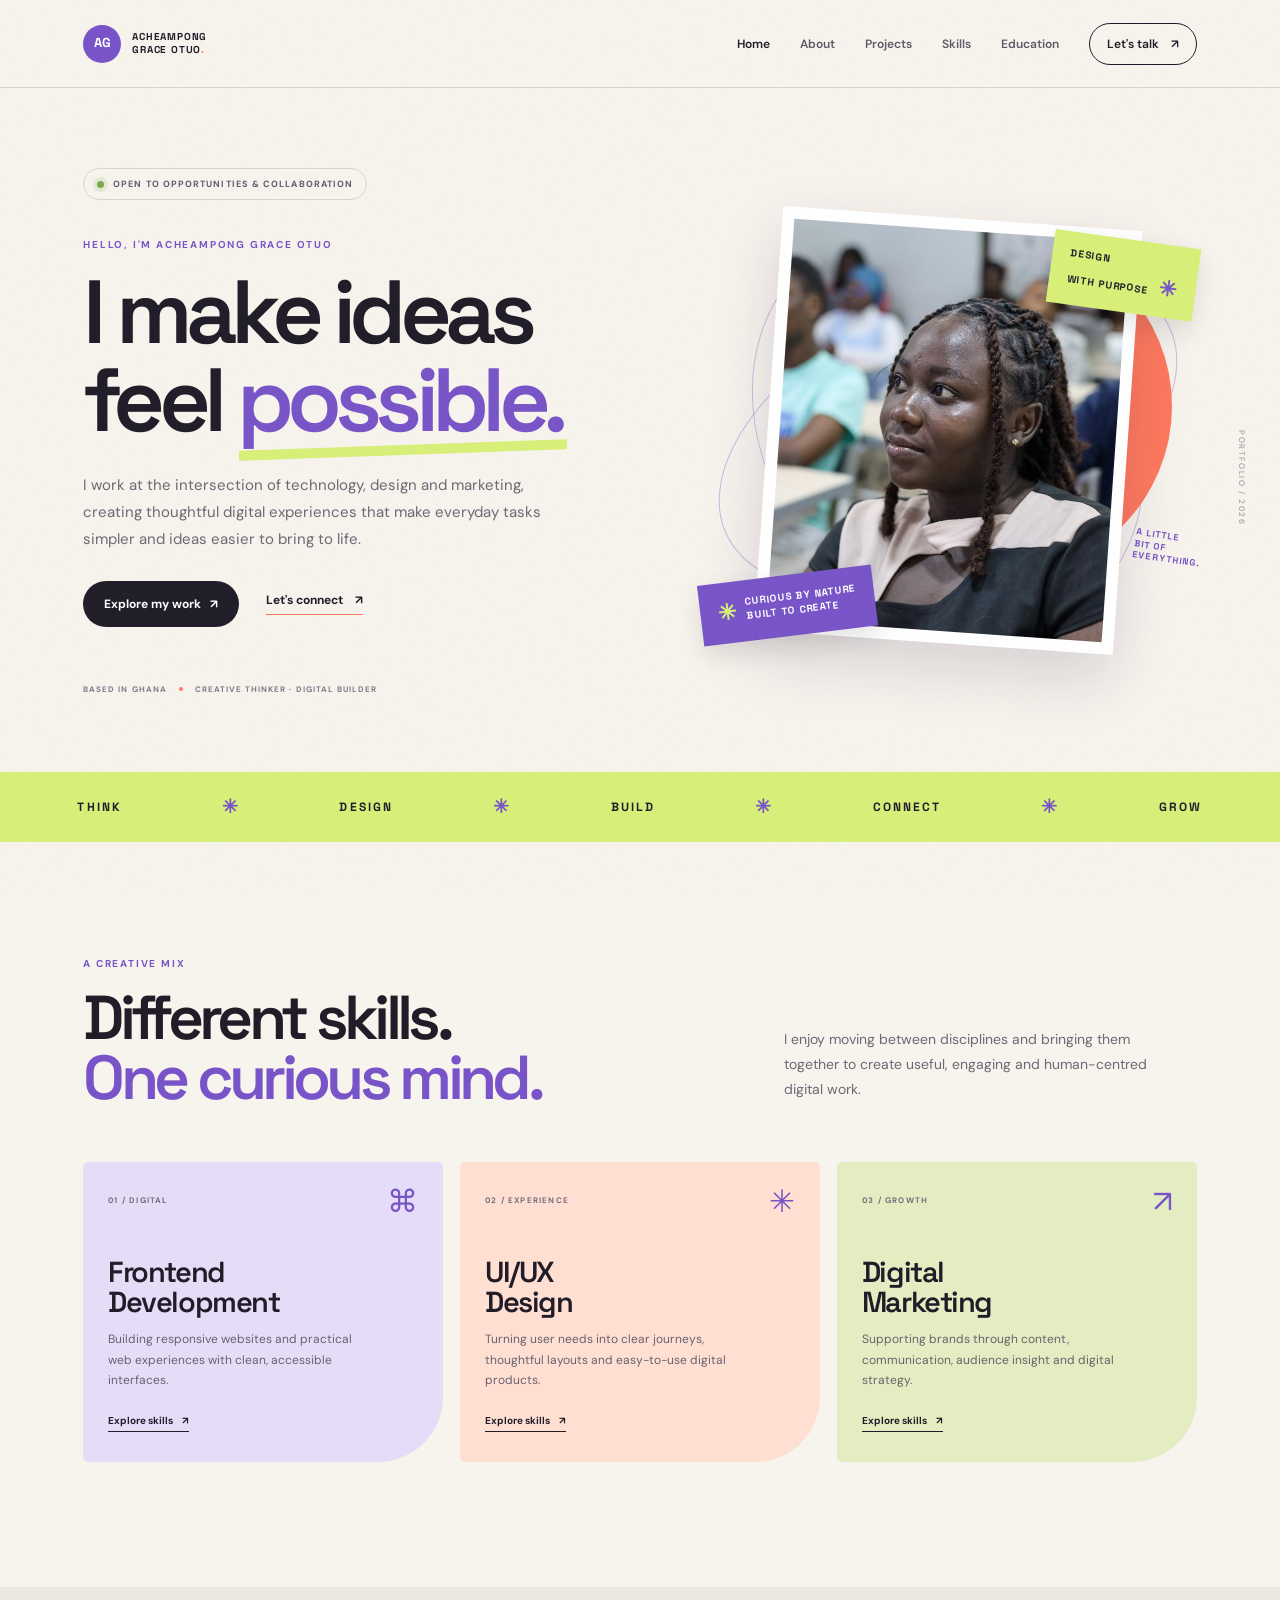
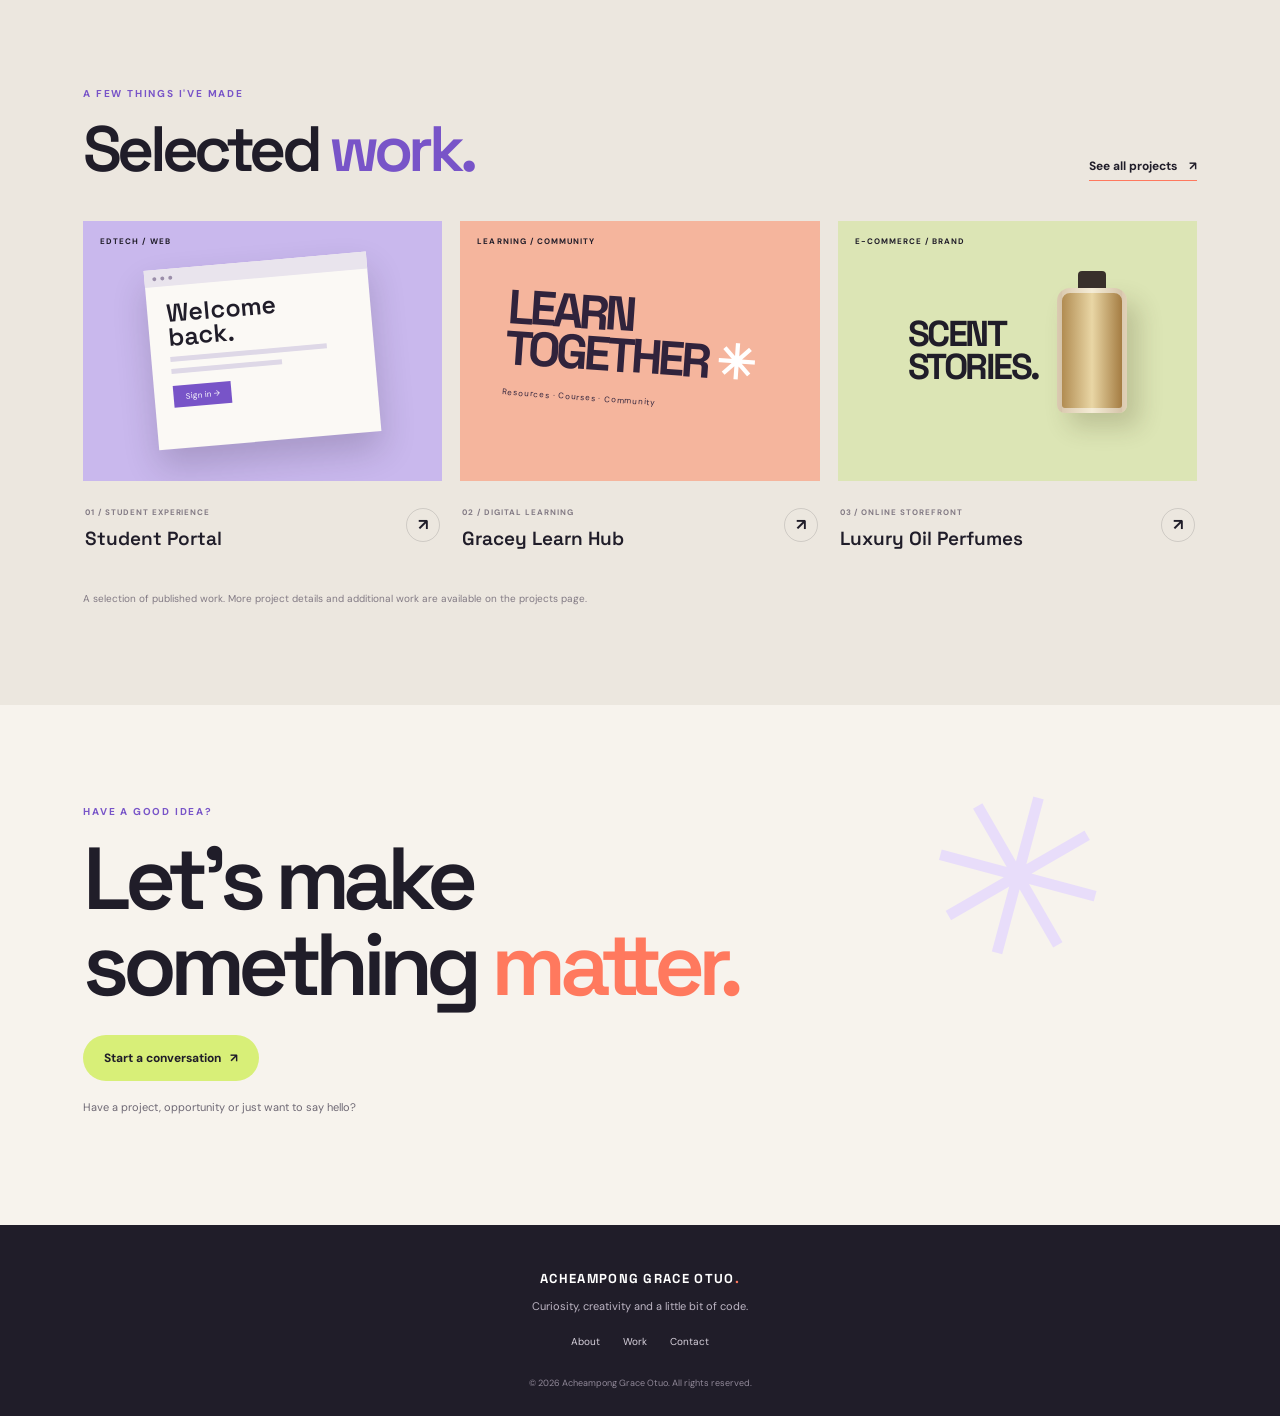
<file: index.html>
<!DOCTYPE html>
<html lang="en">
<head>
  <meta charset="UTF-8">
  <meta name="viewport" content="width=device-width, initial-scale=1.0">
  <meta name="theme-color" content="#f7f3ed">
  <meta name="description" content="The portfolio of Acheampong Grace Otuo, working across frontend development, UI/UX design and digital marketing.">
  <title>Acheampong Grace Otuo | Digital Experiences</title>
  <link rel="preconnect" href="https://fonts.googleapis.com">
  <link rel="preconnect" href="https://fonts.gstatic.com" crossorigin>
  <link href="https://fonts.googleapis.com/css2?family=DM+Sans:wght@400;500;600;700&family=Space+Grotesk:wght@400;500;600;700&display=swap" rel="stylesheet">
  <link rel="stylesheet" href="home.css">
</head>
<body>
  <div class="page-noise" aria-hidden="true"></div>
  <header class="site-header">
    <a class="brand" href="index.html" aria-label="Acheampong Grace Otuo home">
      <span class="brand-mark">AG</span>
      <span>ACHEAMPONG<br>GRACE OTUO<span class="brand-dot">.</span></span>
    </a>
    <button class="menu-toggle" aria-label="Open navigation" aria-expanded="false" aria-controls="main-nav">
      <span></span><span></span>
    </button>
    <nav class="main-nav" id="main-nav">
      <a class="active" href="index.html">Home</a>
      <a href="about.html">About</a>
      <a href="projects.html">Projects</a>
      <a href="skills.html">Skills</a>
      <a href="education.html">Education</a>
      <a class="nav-contact" href="contact.html">Let's talk <span>↗</span></a>
    </nav>
  </header>

  <main>
    <section class="hero section-wrap">
      <div class="hero-copy">
        <div class="availability"><span class="availability-dot"></span> OPEN TO OPPORTUNITIES & COLLABORATION</div>
        <p class="kicker">HELLO, I'M ACHEAMPONG GRACE OTUO</p>
        <h1>I make ideas<br>feel <span class="highlight">possible.</span></h1>
        <p class="hero-intro">I work at the intersection of technology, design and marketing, creating thoughtful digital experiences that make everyday tasks simpler and ideas easier to bring to life.</p>
        <div class="hero-actions">
          <a class="button button-dark" href="projects.html">Explore my work <span>↗</span></a>
          <a class="text-link" href="contact.html">Let's connect <span>↗</span></a>
        </div>
        <div class="hero-meta">
          <span>BASED IN GHANA</span><i></i><span>CREATIVE THINKER · DIGITAL BUILDER</span>
        </div>
      </div>

      <div class="hero-art">
        <div class="art-orbit orbit-one"></div>
        <div class="art-orbit orbit-two"></div>
        <div class="sun-shape"></div>
        <div class="photo-frame">
          <img src="./profile-photo.jpg" alt="Acheampong Grace Otuo">
        </div>
        <div class="sticker sticker-top">DESIGN<br>WITH PURPOSE <span>✳</span></div>
        <div class="sticker sticker-bottom"><span class="sticker-star">✳</span> CURIOUS BY NATURE<br>BUILT TO CREATE</div>
        <div class="tiny-note">A LITTLE<br>BIT OF<br>EVERYTHING.</div>
      </div>
      <div class="hero-side-label">PORTFOLIO / 2026</div>
    </section>

    <section class="intro-strip">
      <div class="strip-inner">
        <span>THINK</span><b>✳</b><span>DESIGN</span><b>✳</b><span>BUILD</span><b>✳</b><span>CONNECT</span><b>✳</b><span>GROW</span>
      </div>
    </section>

    <section class="what-i-do section-wrap">
      <div class="section-heading">
        <p class="kicker">A CREATIVE MIX</p>
        <h2>Different skills.<br><span>One curious mind.</span></h2>
      </div>
      <p class="section-lead">I enjoy moving between disciplines and bringing them together to create useful, engaging and human-centred digital work.</p>
      <div class="discipline-grid">
        <article class="discipline-card card-lilac">
          <span class="card-number">01 / DIGITAL</span><span class="discipline-icon">⌘</span>
          <h3>Frontend<br>Development</h3>
          <p>Building responsive websites and practical web experiences with clean, accessible interfaces.</p>
          <a href="skills.html">Explore skills <span>↗</span></a>
        </article>
        <article class="discipline-card card-peach">
          <span class="card-number">02 / EXPERIENCE</span><span class="discipline-icon">✳</span>
          <h3>UI/UX<br>Design</h3>
          <p>Turning user needs into clear journeys, thoughtful layouts and easy-to-use digital products.</p>
          <a href="skills.html">Explore skills <span>↗</span></a>
        </article>
        <article class="discipline-card card-green">
          <span class="card-number">03 / GROWTH</span><span class="discipline-icon">↗</span>
          <h3>Digital<br>Marketing</h3>
          <p>Supporting brands through content, communication, audience insight and digital strategy.</p>
          <a href="skills.html">Explore skills <span>↗</span></a>
        </article>
      </div>
    </section>

    <section class="selected-work">
      <div class="section-wrap work-wrap">
        <div class="work-heading">
          <div><p class="kicker">A FEW THINGS I'VE MADE</p><h2>Selected <span>work.</span></h2></div>
          <a class="text-link" href="projects.html">See all projects <span>↗</span></a>
        </div>
        <div class="work-grid">
          <a class="work-card work-one" href="https://graceygrayy.github.io/gracey-student-portal/" target="_blank" rel="noopener noreferrer">
            <div class="work-visual visual-one"><span class="visual-label">EDTECH / WEB</span><div class="mock-window"><div class="mock-bar"><i></i><i></i><i></i></div><div class="mock-content"><b>Welcome<br>back.</b><span></span><span></span><em>Sign in →</em></div></div></div>
            <div class="work-info"><div><span>01 / STUDENT EXPERIENCE</span><h3>Student Portal</h3></div><b class="arrow-circle">↗</b></div>
          </a>
          <a class="work-card work-two" href="https://graceotuo.github.io/Gracelearn-hub/" target="_blank" rel="noopener noreferrer">
            <div class="work-visual visual-two"><span class="visual-label">LEARNING / COMMUNITY</span><div class="learn-visual"><span>LEARN<br>TOGETHER<span class="learn-star">✳</span></span><small>Resources · Courses · Community</small></div></div>
            <div class="work-info"><div><span>02 / DIGITAL LEARNING</span><h3>Gracey Learn Hub</h3></div><b class="arrow-circle">↗</b></div>
          </a>
          <a class="work-card work-three" href="https://graceygrayyoilperfume.vercel.app/" target="_blank" rel="noopener noreferrer">
            <div class="work-visual visual-three"><span class="visual-label">E-COMMERCE / BRAND</span><div class="perfume-visual"><span>SCENT<br>STORIES.</span><div class="bottle"></div></div></div>
            <div class="work-info"><div><span>03 / ONLINE STOREFRONT</span><h3>Luxury Oil Perfumes</h3></div><b class="arrow-circle">↗</b></div>
          </a>
        </div>
        <p class="work-footnote">A selection of published work. More project details and additional work are available on the projects page.</p>
      </div>
    </section>

    <section class="closing section-wrap">
      <div class="closing-shape">✳</div>
      <p class="kicker">HAVE A GOOD IDEA?</p>
      <h2>Let's make<br>something <span>matter.</span></h2>
      <a class="button button-light" href="contact.html">Start a conversation <span>↗</span></a>
      <p class="closing-email">Have a project, opportunity or just want to say hello?</p>
    </section>
  </main>

  <footer class="site-footer">
    <a class="footer-brand" href="index.html">ACHEAMPONG GRACE OTUO<span>.</span></a>
    <p>Curiosity, creativity and a little bit of code.</p>
    <div class="footer-links"><a href="about.html">About</a><a href="projects.html">Work</a><a href="contact.html">Contact</a></div>
    <small>© 2026 Acheampong Grace Otuo. All rights reserved.</small>
  </footer>
  <script>
    const menuButton = document.querySelector('.menu-toggle');
    const nav = document.querySelector('.main-nav');
    menuButton.addEventListener('click', () => {
      const isOpen = menuButton.getAttribute('aria-expanded') === 'true';
      menuButton.setAttribute('aria-expanded', String(!isOpen));
      nav.classList.toggle('is-open', !isOpen);
    });
    nav.querySelectorAll('a').forEach(link => link.addEventListener('click', () => {
      nav.classList.remove('is-open');
      menuButton.setAttribute('aria-expanded', 'false');
    }));
  </script>
</body>
</html>
</file>
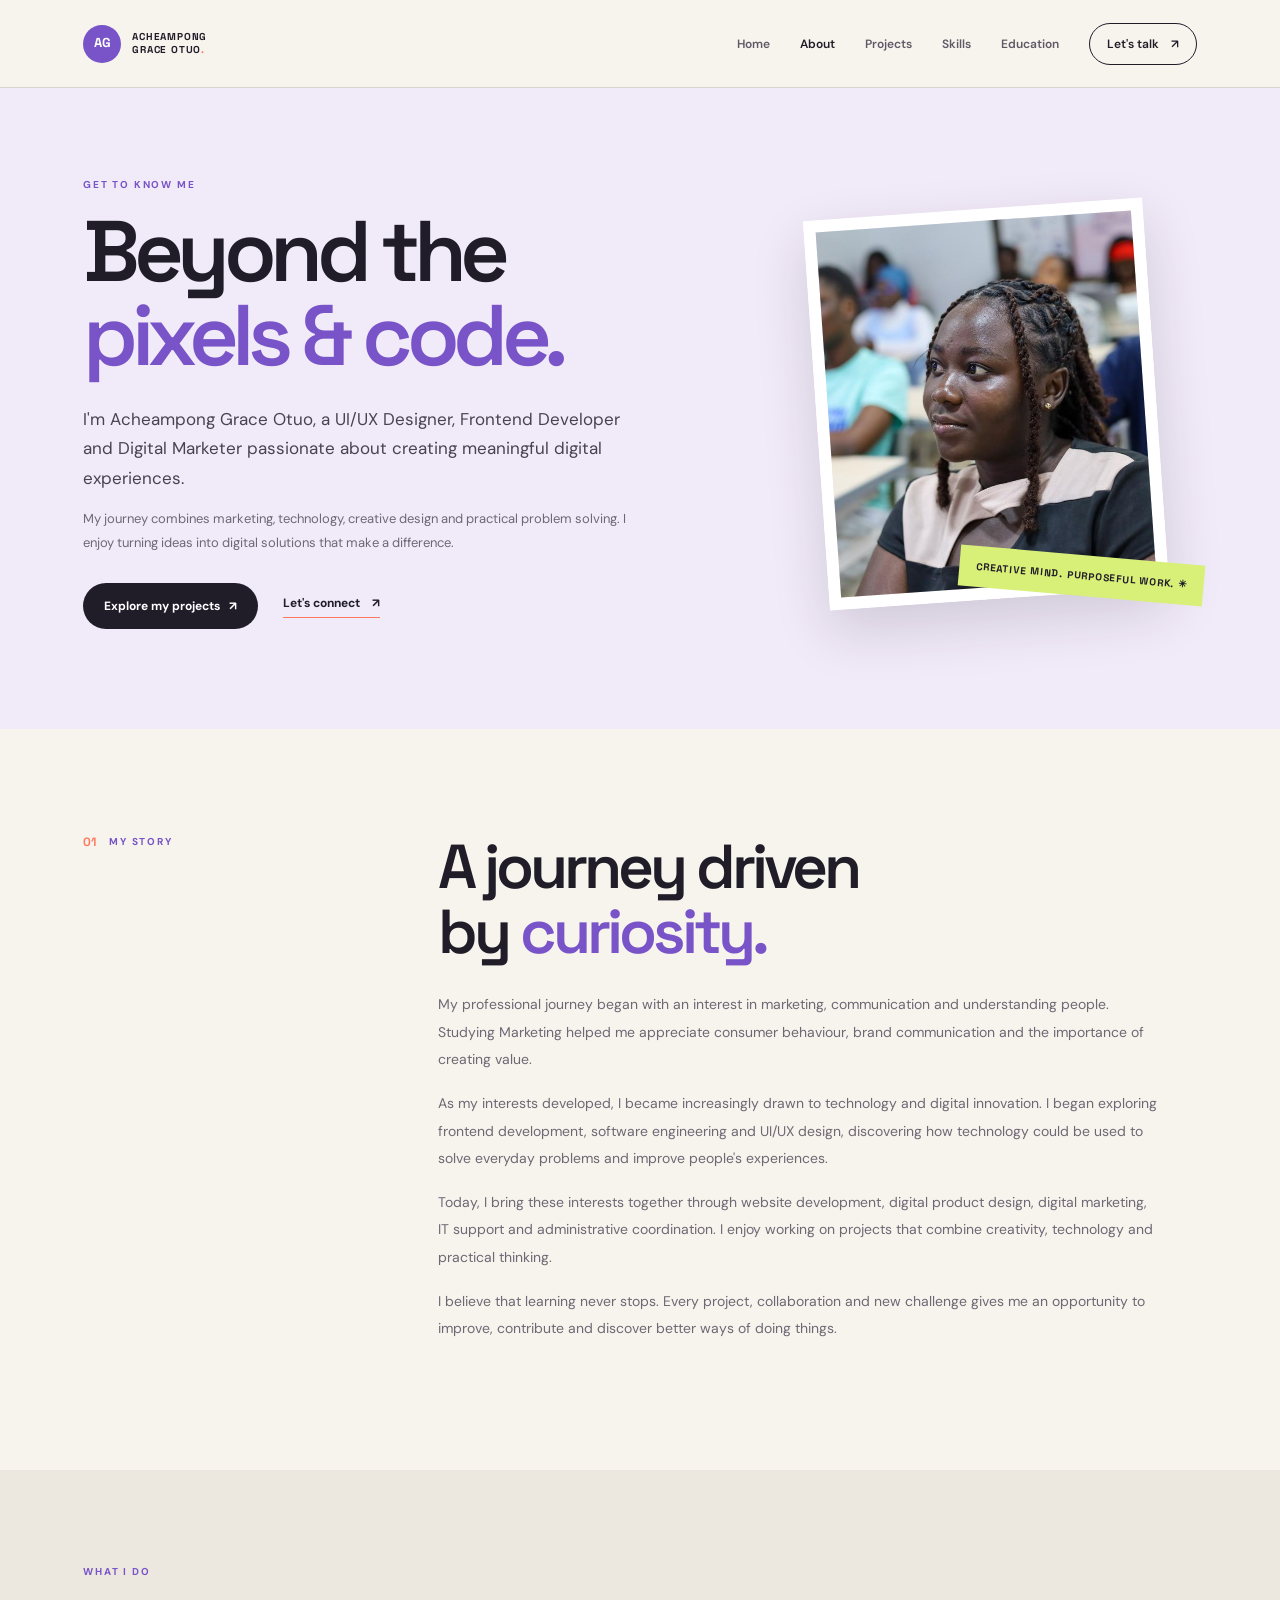
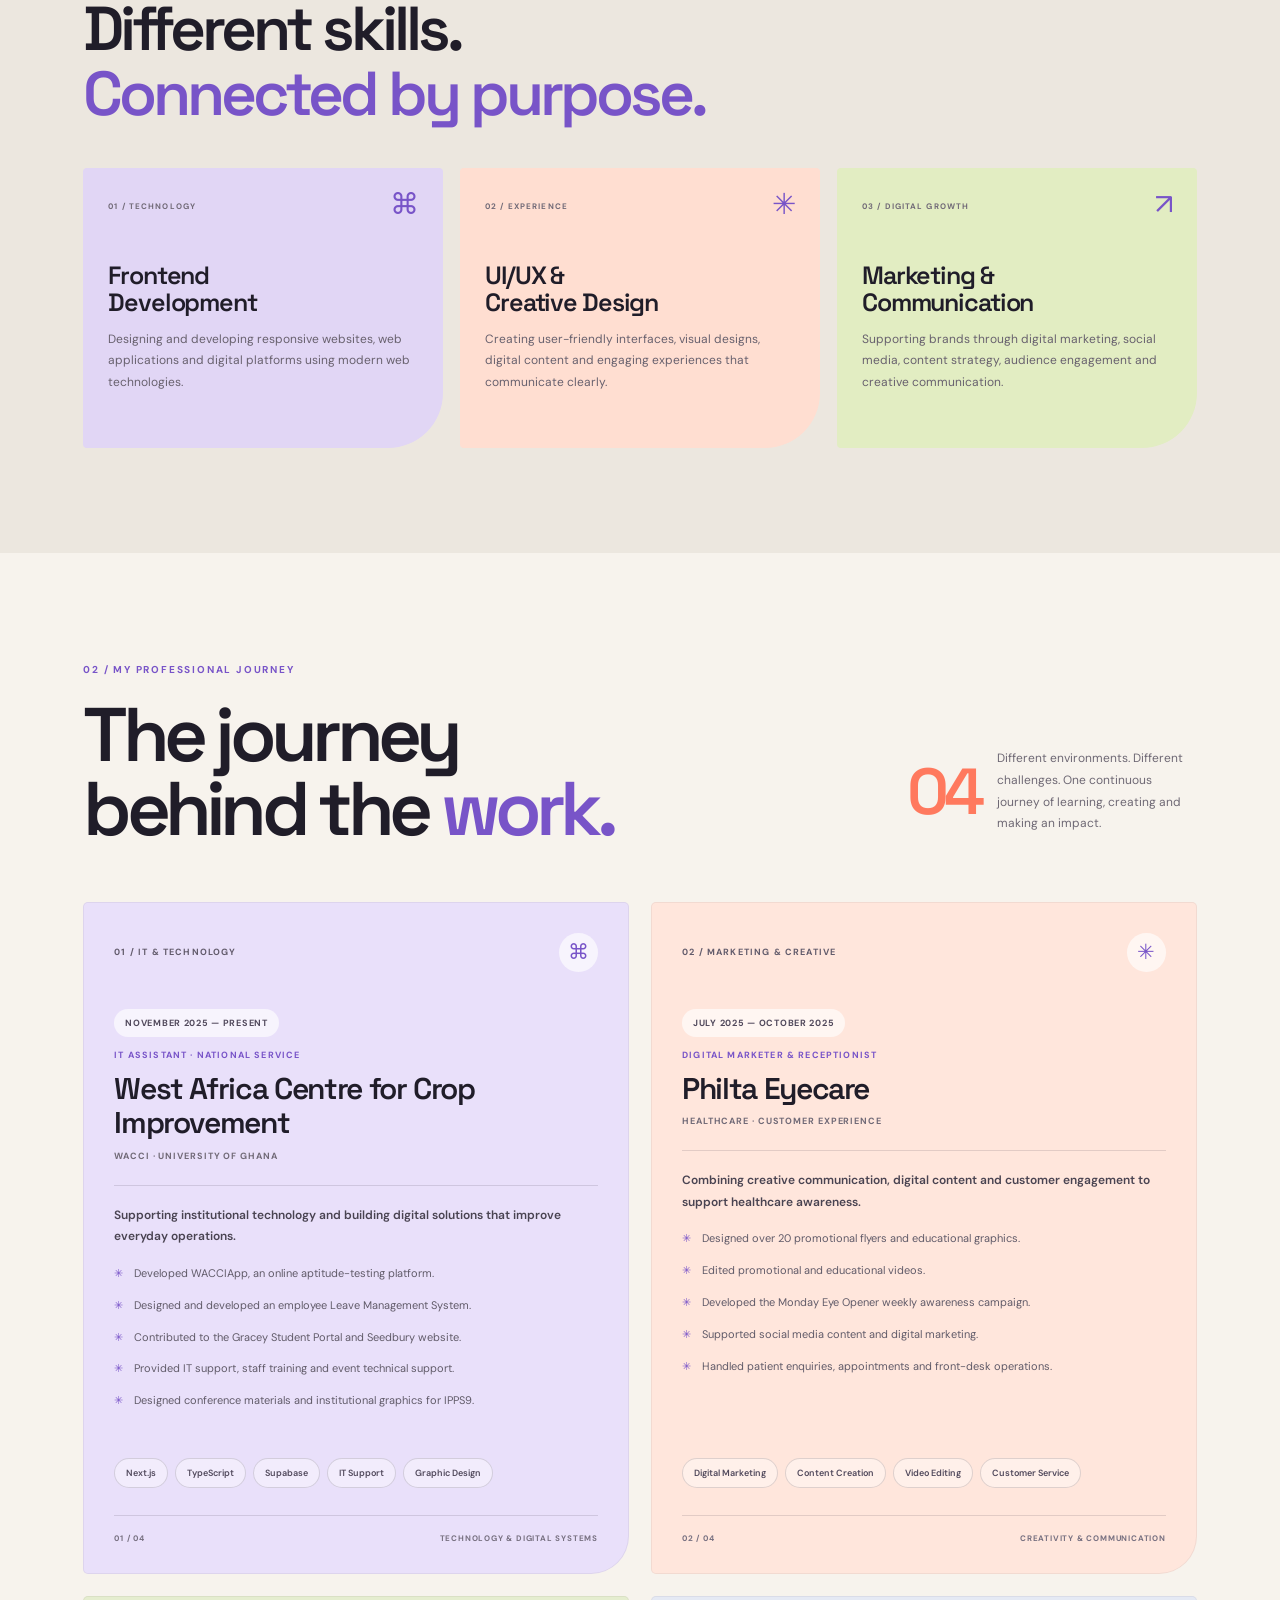
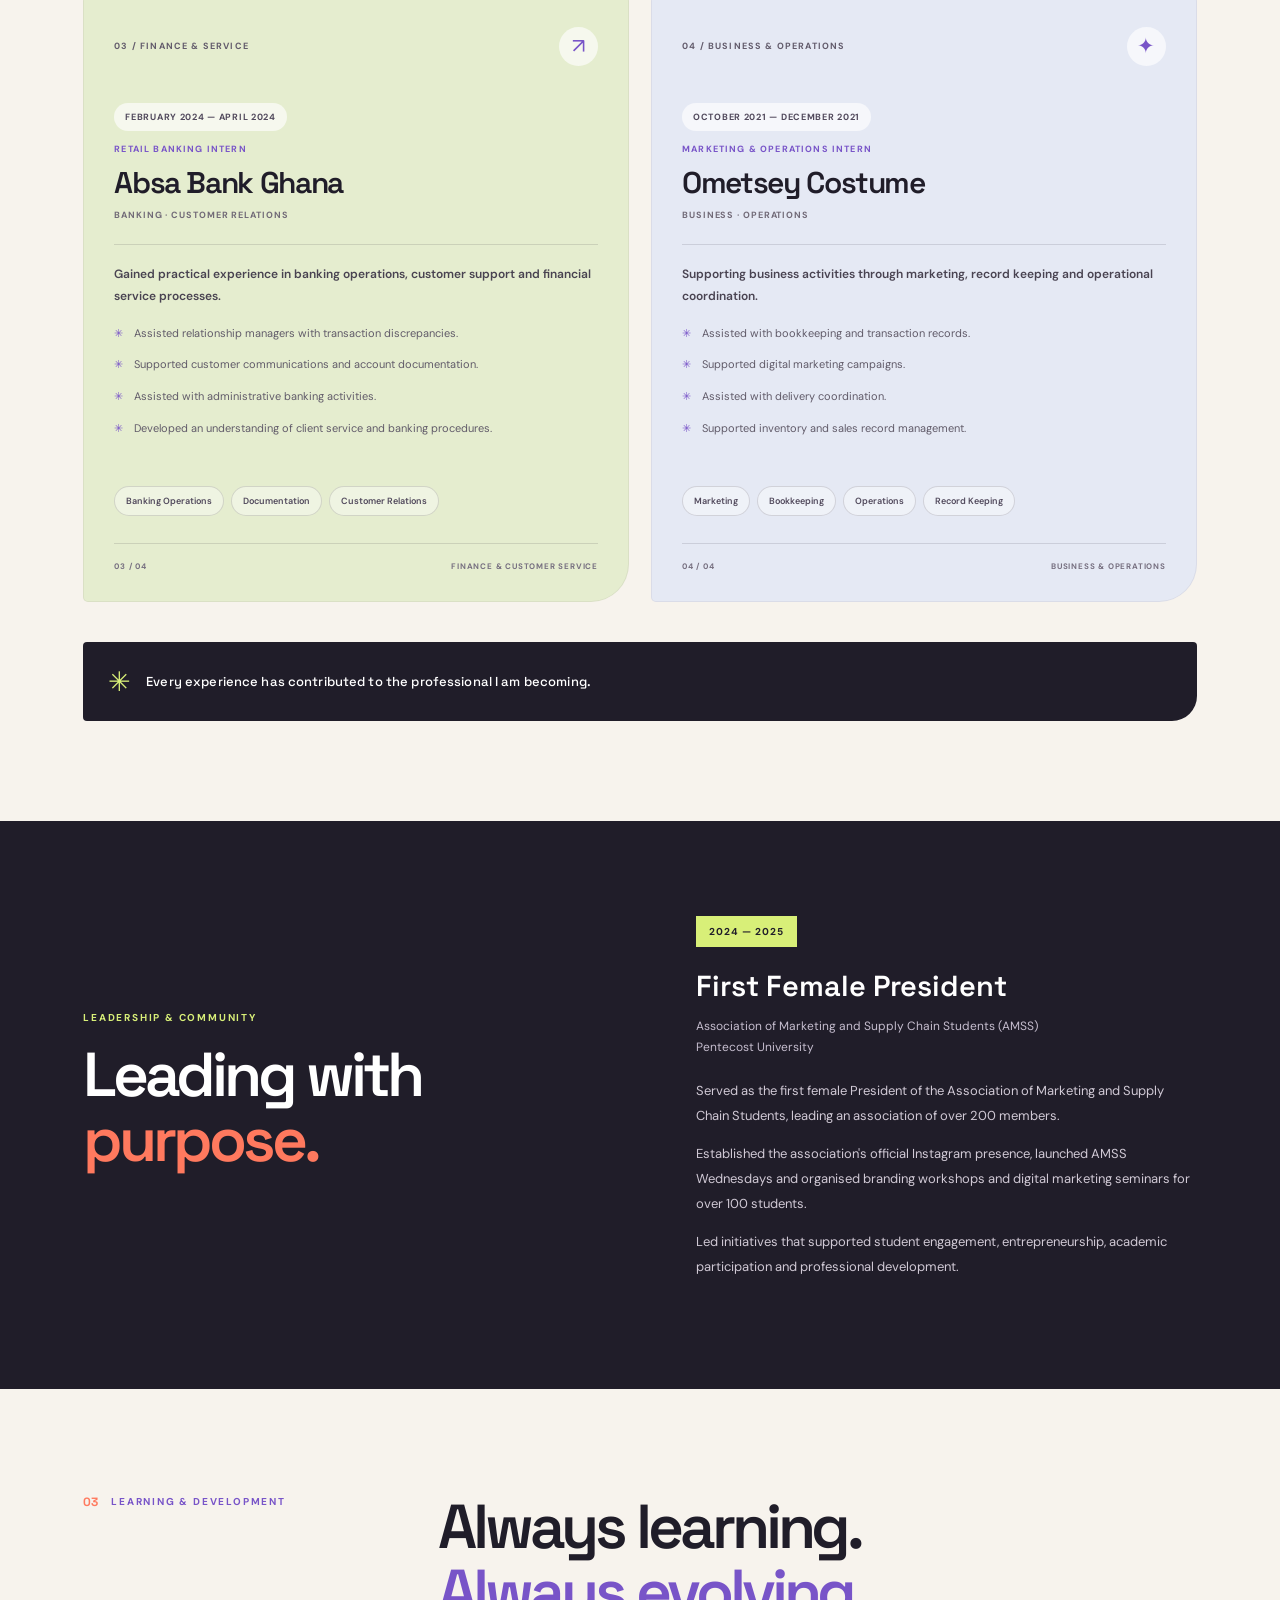
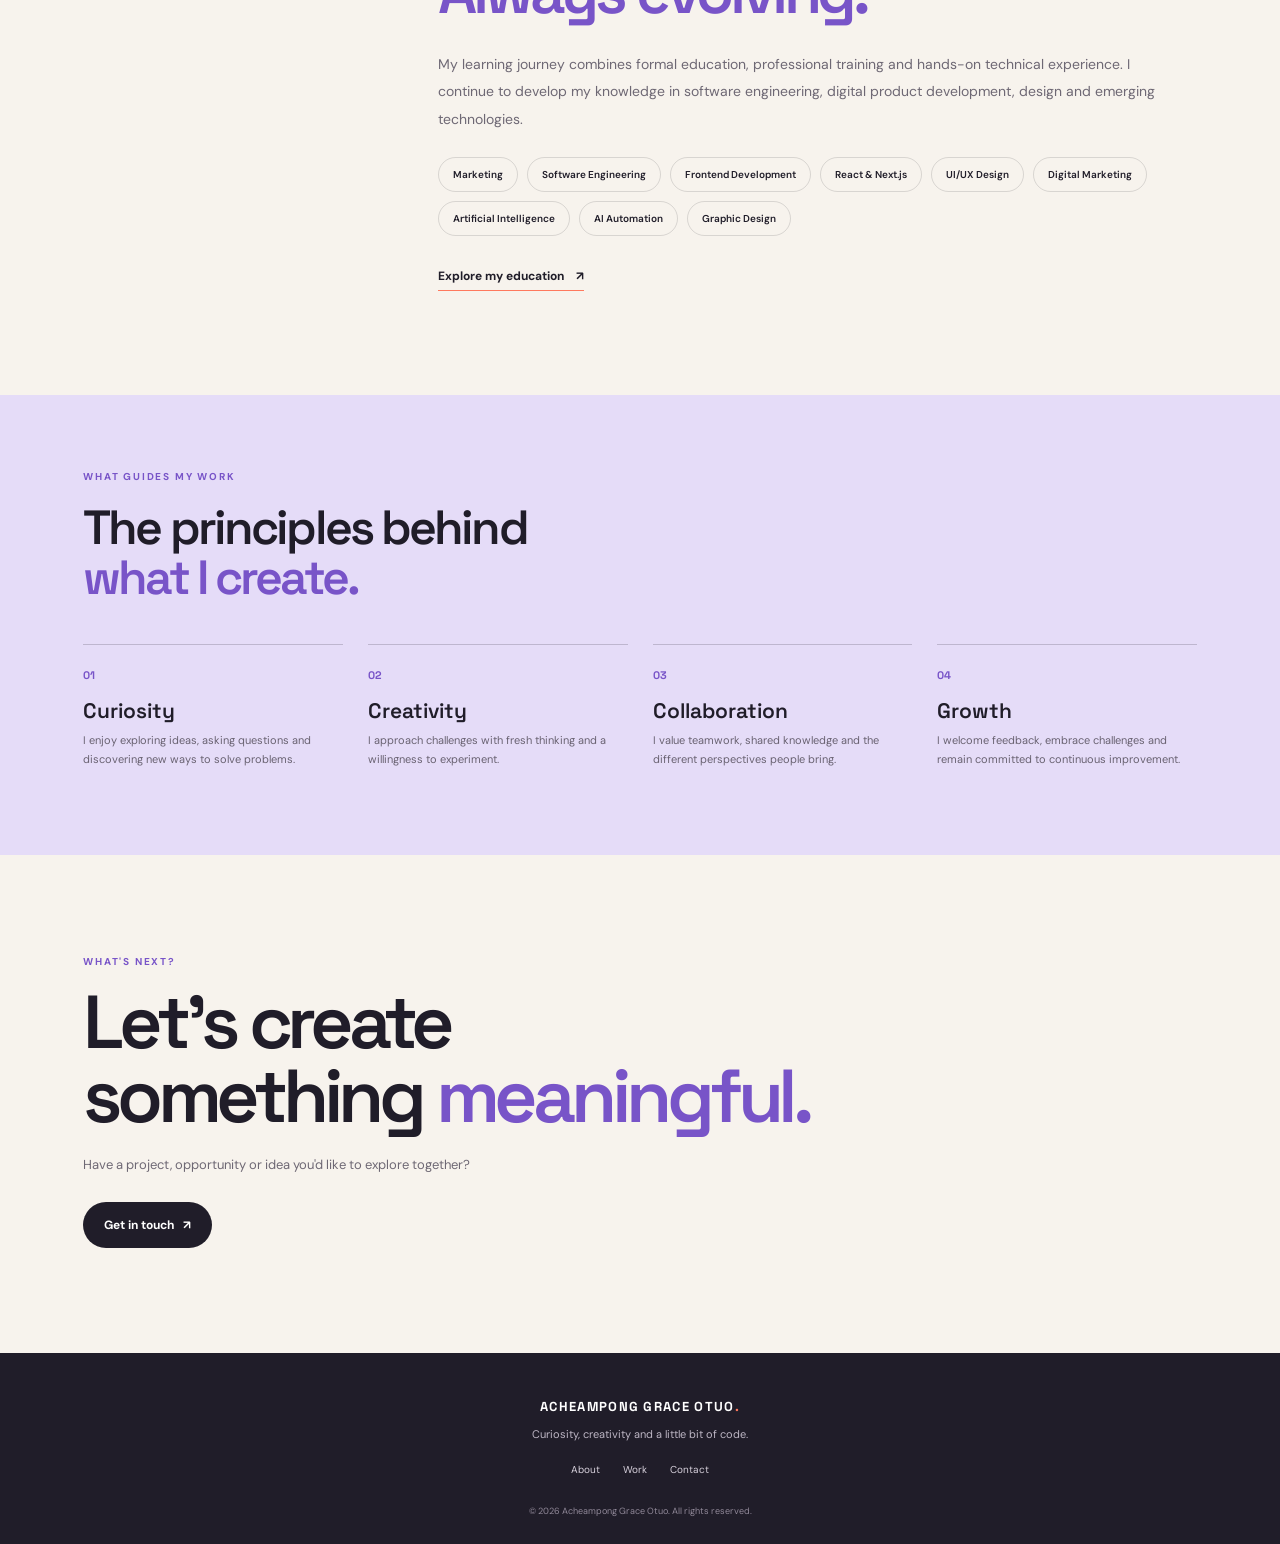
<file: about.html>
<!DOCTYPE html>
<html lang="en">
<head>
  <meta charset="UTF-8">
  <meta name="viewport" content="width=device-width, initial-scale=1.0">
  <meta name="theme-color" content="#f7f3ed">
  <meta name="description" content="Acheampong Grace Otuo, Frontend Developer, UI/UX Designer and Digital Marketer based in Ghana.">

  <title>About | Acheampong Grace Otuo</title>

  <link rel="preconnect" href="https://fonts.googleapis.com">
  <link rel="preconnect" href="https://fonts.gstatic.com" crossorigin>
  <link href="https://fonts.googleapis.com/css2?family=DM+Sans:wght@400;500;600;700&family=Space+Grotesk:wght@400;500;600;700&display=swap" rel="stylesheet">

  <link rel="stylesheet" href="home.css">
  <link rel="stylesheet" href="about.css">
</head>

<body>

<header class="site-header">

  <a class="brand" href="index.html" aria-label="Acheampong Grace Otuo home">
    <span class="brand-mark">AG</span>
    <span>
      ACHEAMPONG<br>
      GRACE OTUO<span class="brand-dot">.</span>
    </span>
  </a>

  <button class="menu-toggle"
    aria-label="Toggle navigation"
    aria-expanded="false"
    aria-controls="main-nav">
    <span></span>
    <span></span>
  </button>

  <nav class="main-nav" id="main-nav">
    <a href="index.html">Home</a>
    <a class="active" href="about.html">About</a>
    <a href="projects.html">Projects</a>
    <a href="skills.html">Skills</a>
    <a href="education.html">Education</a>
    <a class="nav-contact" href="contact.html">
      Let's talk <span>↗</span>
    </a>
  </nav>

</header>


<main class="about-page">

  <!-- ABOUT HERO -->

  <section class="about-hero">

    <div class="about-hero-inner">

      <div class="about-hero-copy">

        <p class="kicker">GET TO KNOW ME</p>

        <h1>
          Beyond the<br>
          <span>pixels &amp; code.</span>
        </h1>

        <p class="about-lead">
          I'm Acheampong Grace Otuo, a UI/UX Designer, Frontend Developer and Digital Marketer passionate about creating meaningful digital experiences.
        </p>

        <p class="about-support">
          My journey combines marketing, technology, creative design and practical problem solving. I enjoy turning ideas into digital solutions that make a difference.
        </p>

        <div class="about-buttons">

          <a href="projects.html" class="button button-dark">
            Explore my projects <span>↗</span>
          </a>

          <a href="contact.html" class="text-link">
            Let's connect <span>↗</span>
          </a>

        </div>

      </div>


      <div class="about-portrait-wrap">

        <div class="about-portrait-accent"></div>

        <img
          src="./profile-photo.jpg"
          alt="Acheampong Grace Otuo"
          class="about-portrait"
          onerror="this.onerror=null;this.src='./me1.jpg';"
        >

        <span class="about-photo-note">
          CREATIVE MIND. PURPOSEFUL WORK. ✳
        </span>

      </div>

    </div>

  </section>


  <!-- MY STORY -->

  <section class="about-story section-wrap">

    <div class="about-section-label">
      <span>01</span>
      <p class="kicker">MY STORY</p>
    </div>

    <div class="about-story-content">

      <h2>
        A journey driven<br>
        by <span>curiosity.</span>
      </h2>

      <p>
        My professional journey began with an interest in marketing, communication and understanding people. Studying Marketing helped me appreciate consumer behaviour, brand communication and the importance of creating value.
      </p>

      <p>
        As my interests developed, I became increasingly drawn to technology and digital innovation. I began exploring frontend development, software engineering and UI/UX design, discovering how technology could be used to solve everyday problems and improve people's experiences.
      </p>

      <p>
        Today, I bring these interests together through website development, digital product design, digital marketing, IT support and administrative coordination. I enjoy working on projects that combine creativity, technology and practical thinking.
      </p>

      <p>
        I believe that learning never stops. Every project, collaboration and new challenge gives me an opportunity to improve, contribute and discover better ways of doing things.
      </p>

    </div>

  </section>


  <!-- WHAT I DO -->

  <section class="about-focus">

    <div class="section-wrap">

      <p class="kicker">WHAT I DO</p>

      <h2>
        Different skills.<br>
        <span>Connected by purpose.</span>
      </h2>

      <div class="focus-grid">

        <article class="focus-card focus-purple">

          <span>01 / TECHNOLOGY</span>
          <div class="focus-symbol">⌘</div>

          <h3>
            Frontend<br>
            Development
          </h3>

          <p>
            Designing and developing responsive websites, web applications and digital platforms using modern web technologies.
          </p>

        </article>


        <article class="focus-card focus-orange">

          <span>02 / EXPERIENCE</span>
          <div class="focus-symbol">✳</div>

          <h3>
            UI/UX &amp;<br>
            Creative Design
          </h3>

          <p>
            Creating user-friendly interfaces, visual designs, digital content and engaging experiences that communicate clearly.
          </p>

        </article>


        <article class="focus-card focus-green">

          <span>03 / DIGITAL GROWTH</span>
          <div class="focus-symbol">↗</div>

          <h3>
            Marketing &amp;<br>
            Communication
          </h3>

          <p>
            Supporting brands through digital marketing, social media, content strategy, audience engagement and creative communication.
          </p>

        </article>

      </div>

    </div>

  </section>


  <!-- PROFESSIONAL EXPERIENCE SHOWCASE -->

  <section class="experience-showcase">

    <div class="section-wrap">

      <div class="experience-intro">

        <div>

          <p class="kicker">02 / MY PROFESSIONAL JOURNEY</p>

          <h2>
            The journey<br>
            behind the <span>work.</span>
          </h2>

        </div>

        <div class="experience-intro-right">

          <span class="experience-count">04</span>

          <p>
            Different environments. Different challenges.
            One continuous journey of learning, creating
            and making an impact.
          </p>

        </div>

      </div>


      <div class="experience-grid">


        <!-- EXPERIENCE 01: WACCI -->

        <article class="experience-card experience-wacci">

          <div class="experience-card-top">
            <span class="experience-index">01 / IT &amp; TECHNOLOGY</span>
            <span class="experience-symbol">⌘</span>
          </div>

          <div class="experience-date">
            NOVEMBER 2025 — PRESENT
          </div>

          <p class="experience-position">
            IT ASSISTANT · NATIONAL SERVICE
          </p>

          <h3>
            West Africa Centre for Crop Improvement
          </h3>

          <p class="experience-company">
            WACCI · UNIVERSITY OF GHANA
          </p>

          <div class="experience-divider"></div>

          <p class="experience-description">
            Supporting institutional technology and building digital solutions that improve everyday operations.
          </p>

          <ul class="experience-highlights">

            <li>
              Developed WACCIApp, an online aptitude-testing platform.
            </li>

            <li>
              Designed and developed an employee Leave Management System.
            </li>

            <li>
              Contributed to the Gracey Student Portal and Seedbury website.
            </li>

            <li>
              Provided IT support, staff training and event technical support.
            </li>

            <li>
              Designed conference materials and institutional graphics for IPPS9.
            </li>

          </ul>

          <div class="experience-tags">
            <span>Next.js</span>
            <span>TypeScript</span>
            <span>Supabase</span>
            <span>IT Support</span>
            <span>Graphic Design</span>
          </div>

          <div class="experience-card-bottom">
            <span>01 / 04</span>
            <span>TECHNOLOGY &amp; DIGITAL SYSTEMS</span>
          </div>

        </article>


        <!-- EXPERIENCE 02: PHILTA EYECARE -->

        <article class="experience-card experience-philta">

          <div class="experience-card-top">
            <span class="experience-index">02 / MARKETING &amp; CREATIVE</span>
            <span class="experience-symbol">✳</span>
          </div>

          <div class="experience-date">
            JULY 2025 — OCTOBER 2025
          </div>

          <p class="experience-position">
            DIGITAL MARKETER &amp; RECEPTIONIST
          </p>

          <h3>Philta Eyecare</h3>

          <p class="experience-company">
            HEALTHCARE · CUSTOMER EXPERIENCE
          </p>

          <div class="experience-divider"></div>

          <p class="experience-description">
            Combining creative communication, digital content and customer engagement to support healthcare awareness.
          </p>

          <ul class="experience-highlights">

            <li>
              Designed over 20 promotional flyers and educational graphics.
            </li>

            <li>
              Edited promotional and educational videos.
            </li>

            <li>
              Developed the Monday Eye Opener weekly awareness campaign.
            </li>

            <li>
              Supported social media content and digital marketing.
            </li>

            <li>
              Handled patient enquiries, appointments and front-desk operations.
            </li>

          </ul>

          <div class="experience-tags">
            <span>Digital Marketing</span>
            <span>Content Creation</span>
            <span>Video Editing</span>
            <span>Customer Service</span>
          </div>

          <div class="experience-card-bottom">
            <span>02 / 04</span>
            <span>CREATIVITY &amp; COMMUNICATION</span>
          </div>

        </article>


        <!-- EXPERIENCE 03: ABSA BANK -->

        <article class="experience-card experience-absa">

          <div class="experience-card-top">
            <span class="experience-index">03 / FINANCE &amp; SERVICE</span>
            <span class="experience-symbol">↗</span>
          </div>

          <div class="experience-date">
            FEBRUARY 2024 — APRIL 2024
          </div>

          <p class="experience-position">
            RETAIL BANKING INTERN
          </p>

          <h3>Absa Bank Ghana</h3>

          <p class="experience-company">
            BANKING · CUSTOMER RELATIONS
          </p>

          <div class="experience-divider"></div>

          <p class="experience-description">
            Gained practical experience in banking operations, customer support and financial service processes.
          </p>

          <ul class="experience-highlights">

            <li>
              Assisted relationship managers with transaction discrepancies.
            </li>

            <li>
              Supported customer communications and account documentation.
            </li>

            <li>
              Assisted with administrative banking activities.
            </li>

            <li>
              Developed an understanding of client service and banking procedures.
            </li>

          </ul>

          <div class="experience-tags">
            <span>Banking Operations</span>
            <span>Documentation</span>
            <span>Customer Relations</span>
          </div>

          <div class="experience-card-bottom">
            <span>03 / 04</span>
            <span>FINANCE &amp; CUSTOMER SERVICE</span>
          </div>

        </article>


        <!-- EXPERIENCE 04: OMETSEY COSTUME -->

        <article class="experience-card experience-ometsey">

          <div class="experience-card-top">
            <span class="experience-index">04 / BUSINESS &amp; OPERATIONS</span>
            <span class="experience-symbol">✦</span>
          </div>

          <div class="experience-date">
            OCTOBER 2021 — DECEMBER 2021
          </div>

          <p class="experience-position">
            MARKETING &amp; OPERATIONS INTERN
          </p>

          <h3>Ometsey Costume</h3>

          <p class="experience-company">
            BUSINESS · OPERATIONS
          </p>

          <div class="experience-divider"></div>

          <p class="experience-description">
            Supporting business activities through marketing, record keeping and operational coordination.
          </p>

          <ul class="experience-highlights">

            <li>
              Assisted with bookkeeping and transaction records.
            </li>

            <li>
              Supported digital marketing campaigns.
            </li>

            <li>
              Assisted with delivery coordination.
            </li>

            <li>
              Supported inventory and sales record management.
            </li>

          </ul>

          <div class="experience-tags">
            <span>Marketing</span>
            <span>Bookkeeping</span>
            <span>Operations</span>
            <span>Record Keeping</span>
          </div>

          <div class="experience-card-bottom">
            <span>04 / 04</span>
            <span>BUSINESS &amp; OPERATIONS</span>
          </div>

        </article>

      </div>


      <div class="experience-footer-note">

        <span class="footer-star">✳</span>

        <p>
          Every experience has contributed to the professional I am becoming.
        </p>

      </div>

    </div>

  </section>


  <!-- LEADERSHIP -->

  <section class="about-leadership">

    <div class="section-wrap leadership-inner">

      <div class="leadership-heading">

        <p class="kicker">LEADERSHIP &amp; COMMUNITY</p>

        <h2>
          Leading with<br>
          <span>purpose.</span>
        </h2>

      </div>


      <div class="leadership-copy">

        <div class="leadership-number">
          2024 — 2025
        </div>

        <h3>First Female President</h3>

        <p class="leadership-role">
          Association of Marketing and Supply Chain Students (AMSS)
          <br>
          Pentecost University
        </p>

        <p>
          Served as the first female President of the Association of Marketing and Supply Chain Students, leading an association of over 200 members.
        </p>

        <p>
          Established the association's official Instagram presence, launched AMSS Wednesdays and organised branding workshops and digital marketing seminars for over 100 students.
        </p>

        <p>
          Led initiatives that supported student engagement, entrepreneurship, academic participation and professional development.
        </p>

      </div>

    </div>

  </section>


  <!-- CONTINUOUS LEARNING -->

  <section class="about-learning section-wrap">

    <div class="about-section-label">
      <span>03</span>
      <p class="kicker">LEARNING &amp; DEVELOPMENT</p>
    </div>

    <div class="learning-content">

      <h2>
        Always learning.<br>
        <span>Always evolving.</span>
      </h2>

      <p>
        My learning journey combines formal education, professional training and hands-on technical experience. I continue to develop my knowledge in software engineering, digital product development, design and emerging technologies.
      </p>

      <div class="learning-tags">

        <span>Marketing</span>
        <span>Software Engineering</span>
        <span>Frontend Development</span>
        <span>React &amp; Next.js</span>
        <span>UI/UX Design</span>
        <span>Digital Marketing</span>
        <span>Artificial Intelligence</span>
        <span>AI Automation</span>
        <span>Graphic Design</span>

      </div>

      <a href="education.html" class="text-link">
        Explore my education <span>↗</span>
      </a>

    </div>

  </section>


  <!-- PERSONAL VALUES -->

  <section class="about-values">

    <div class="section-wrap values-inner">

      <p class="kicker">WHAT GUIDES MY WORK</p>

      <h2 class="values-heading">
        The principles behind<br>
        <span>what I create.</span>
      </h2>

      <div class="values-grid">

        <div>
          <span>01</span>
          <h3>Curiosity</h3>
          <p>
            I enjoy exploring ideas, asking questions and discovering new ways to solve problems.
          </p>
        </div>

        <div>
          <span>02</span>
          <h3>Creativity</h3>
          <p>
            I approach challenges with fresh thinking and a willingness to experiment.
          </p>
        </div>

        <div>
          <span>03</span>
          <h3>Collaboration</h3>
          <p>
            I value teamwork, shared knowledge and the different perspectives people bring.
          </p>
        </div>

        <div>
          <span>04</span>
          <h3>Growth</h3>
          <p>
            I welcome feedback, embrace challenges and remain committed to continuous improvement.
          </p>
        </div>

      </div>

    </div>

  </section>


  <!-- CONTACT CALL TO ACTION -->

  <section class="about-cta section-wrap">

    <p class="kicker">WHAT'S NEXT?</p>

    <h2>
      Let's create<br>
      something <span>meaningful.</span>
    </h2>

    <p>
      Have a project, opportunity or idea you'd like to explore together?
    </p>

    <a href="contact.html" class="button button-dark">
      Get in touch <span>↗</span>
    </a>

  </section>

</main>


<!-- FOOTER -->

<footer class="site-footer">

  <a class="footer-brand" href="index.html">
    ACHEAMPONG GRACE OTUO<span>.</span>
  </a>

  <p>Curiosity, creativity and a little bit of code.</p>

  <div class="footer-links">
    <a href="about.html">About</a>
    <a href="projects.html">Work</a>
    <a href="contact.html">Contact</a>
  </div>

  <small>
    © 2026 Acheampong Grace Otuo. All rights reserved.
  </small>

</footer>


<script>

  const menuButton = document.querySelector('.menu-toggle');
  const nav = document.querySelector('.main-nav');

  menuButton.addEventListener('click', () => {

    const isOpen =
      menuButton.getAttribute('aria-expanded') === 'true';

    menuButton.setAttribute(
      'aria-expanded',
      String(!isOpen)
    );

    nav.classList.toggle('is-open', !isOpen);

  });

  nav.querySelectorAll('a').forEach(link => {

    link.addEventListener('click', () => {

      nav.classList.remove('is-open');

      menuButton.setAttribute(
        'aria-expanded',
        'false'
      );

    });

  });

</script>

</body>
</html>
</file>
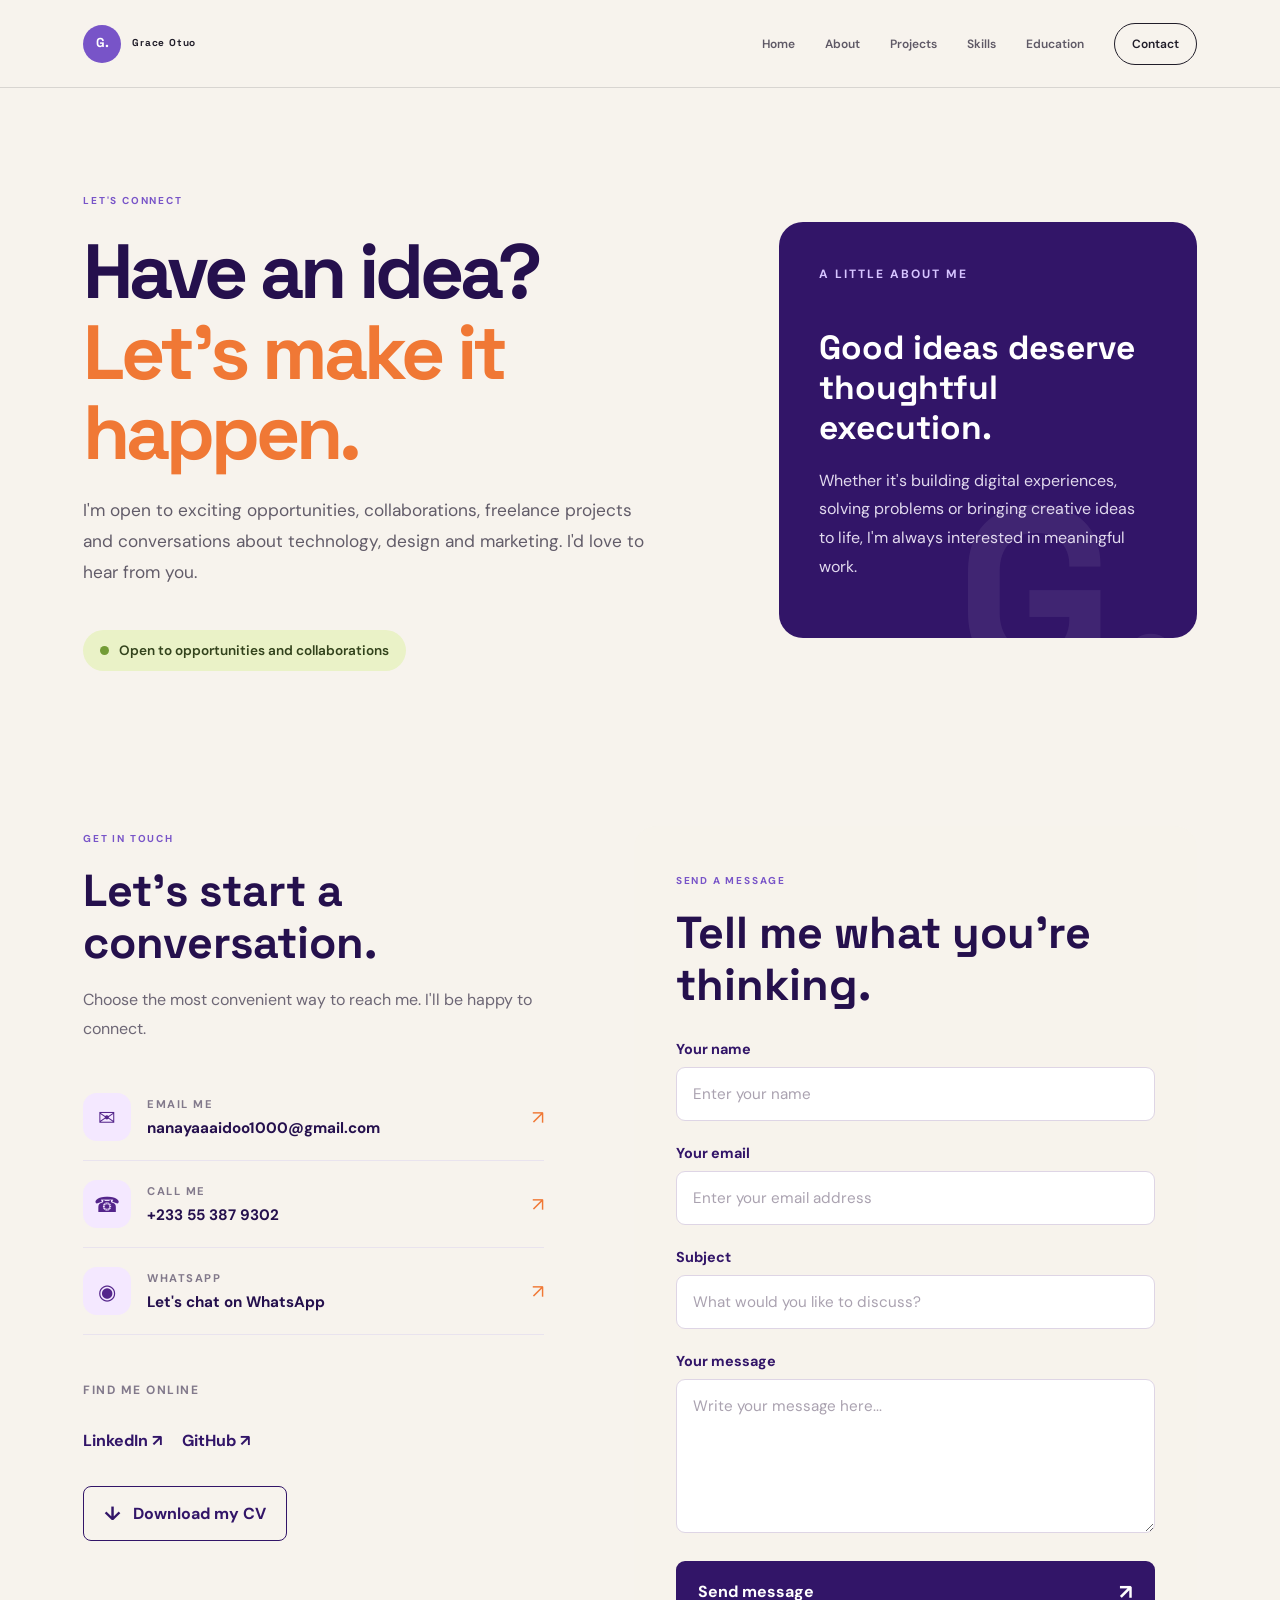
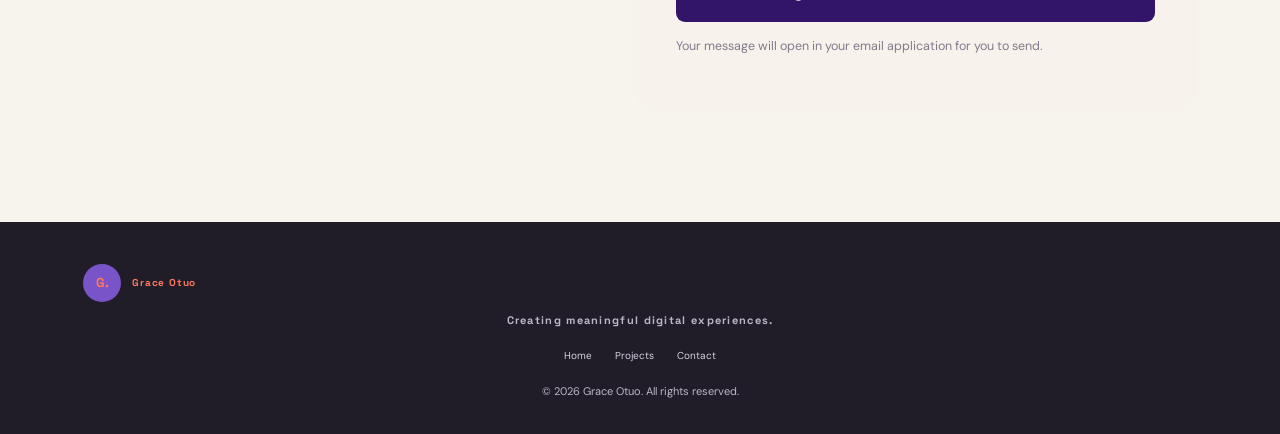
<file: contact.html>
<!DOCTYPE html>
<html lang="en">
<head>
  <meta charset="UTF-8">
  <meta name="viewport" content="width=device-width, initial-scale=1.0">

  <title>Contact | Grace Otuo</title>

  <meta name="description" content="Get in touch with Grace Otuo for frontend development, UI/UX design, digital marketing and professional opportunities.">

  <link rel="stylesheet" href="home.css">
  <link rel="stylesheet" href="contact.css">

  <link rel="preconnect" href="https://fonts.googleapis.com">
  <link rel="preconnect" href="https://fonts.gstatic.com" crossorigin>
  <link href="https://fonts.googleapis.com/css2?family=DM+Sans:wght@400;500;600;700&family=Space+Grotesk:wght@400;500;600;700&display=swap" rel="stylesheet">
</head>

<body>

  <header class="site-header">
    <a href="index.html" class="brand">
      <span class="brand-mark">G.</span>
      <span>Grace Otuo</span>
    </a>

    <button class="menu-toggle" aria-label="Open navigation" aria-expanded="false">
      ☰
    </button>

    <nav class="main-nav">
      <a href="index.html">Home</a>
      <a href="about.html">About</a>
      <a href="projects.html">Projects</a>
      <a href="skills.html">Skills</a>
      <a href="education.html">Education</a>
      <a href="contact.html" class="active nav-contact">Contact</a>
    </nav>
  </header>

  <main>

    <section class="contact-hero section-wrap">

      <div class="contact-intro">
        <span class="kicker">LET'S CONNECT</span>

        <h1>
          Have an idea?
          <span>Let's make it happen.</span>
        </h1>

        <p>
          I'm open to exciting opportunities, collaborations, freelance
          projects and conversations about technology, design and marketing.
          I'd love to hear from you.
        </p>

        <div class="contact-status">
          <span class="status-dot"></span>
          Open to opportunities and collaborations
        </div>
      </div>

      <div class="contact-highlight">
        <span class="highlight-label">A LITTLE ABOUT ME</span>
        <h2>Good ideas deserve thoughtful execution.</h2>
        <p>
          Whether it's building digital experiences, solving problems
          or bringing creative ideas to life, I'm always interested
          in meaningful work.
        </p>
        <span class="highlight-decoration">G.</span>
      </div>

    </section>


    <section class="contact-content section-wrap">

      <div class="contact-details">

        <span class="kicker">GET IN TOUCH</span>
        <h2>Let's start a conversation.</h2>

        <p class="details-description">
          Choose the most convenient way to reach me. I'll be happy
          to connect.
        </p>

        <a href="mailto:nanayaaaidoo1000@gmail.com" class="contact-detail-card">
          <span class="detail-icon">✉</span>
          <span>
            <small>EMAIL ME</small>
            <strong>nanayaaaidoo1000@gmail.com</strong>
          </span>
          <span class="detail-arrow">↗</span>
        </a>

        <a href="tel:+233553879302" class="contact-detail-card">
          <span class="detail-icon">☎</span>
          <span>
            <small>CALL ME</small>
            <strong>+233 55 387 9302</strong>
          </span>
          <span class="detail-arrow">↗</span>
        </a>

        <a href="https://wa.me/233553879302" target="_blank" rel="noopener noreferrer" class="contact-detail-card">
          <span class="detail-icon">◉</span>
          <span>
            <small>WHATSAPP</small>
            <strong>Let's chat on WhatsApp</strong>
          </span>
          <span class="detail-arrow">↗</span>
        </a>

        <div class="social-links">
          <p>FIND ME ONLINE</p>

          <a href="https://linkedin.com/in/gracey-acheampong" target="_blank" rel="noopener noreferrer">LinkedIn ↗</a>

          <a href="https://github.com/graceygrayy" target="_blank" rel="noopener noreferrer">GitHub ↗</a>
        </div>

        <a href="Gracey_CV.pdf" download class="cv-download">
          <span>↓</span>
          Download my CV
        </a>

      </div>


      <div class="contact-form-wrapper">

        <span class="kicker">SEND A MESSAGE</span>
        <h2>Tell me what you're thinking.</h2>

        <form id="contactForm">

          <div class="form-group">
            <label for="name">Your name</label>
            <input
              type="text"
              id="name"
              name="name"
              placeholder="Enter your name"
              required
            >
          </div>

          <div class="form-group">
            <label for="email">Your email</label>
            <input
              type="email"
              id="email"
              name="email"
              placeholder="Enter your email address"
              required
            >
          </div>

          <div class="form-group">
            <label for="subject">Subject</label>
            <input
              type="text"
              id="subject"
              name="subject"
              placeholder="What would you like to discuss?"
              required
            >
          </div>

          <div class="form-group">
            <label for="message">Your message</label>
            <textarea
              id="message"
              name="message"
              rows="6"
              placeholder="Write your message here..."
              required
            ></textarea>
          </div>

          <button type="submit" class="send-button">
            Send message <span>↗</span>
          </button>

          <p class="form-note">
            Your message will open in your email application for you to send.
          </p>

        </form>

      </div>

    </section>

  </main>


  <footer class="site-footer">
    <div class="footer-brand">
      <a href="index.html" class="brand">
        <span class="brand-mark">G.</span>
        <span>Grace Otuo</span>
      </a>

      <p>Creating meaningful digital experiences.</p>
    </div>

    <div class="footer-links">
      <a href="index.html">Home</a>
      <a href="projects.html">Projects</a>
      <a href="contact.html">Contact</a>
    </div>

    <p class="footer-copy">
      © <span id="year"></span> Grace Otuo. All rights reserved.
    </p>
  </footer>


  <script>
    const menuToggle = document.querySelector(".menu-toggle");
    const mainNav = document.querySelector(".main-nav");

    menuToggle.addEventListener("click", () => {
      const isOpen = mainNav.classList.toggle("show");

      menuToggle.setAttribute("aria-expanded", isOpen);
      menuToggle.setAttribute(
        "aria-label",
        isOpen ? "Close navigation" : "Open navigation"
      );
    });

    document.getElementById("year").textContent = new Date().getFullYear();

    const contactForm = document.getElementById("contactForm");

    contactForm.addEventListener("submit", function(event) {
      event.preventDefault();

      const name = document.getElementById("name").value.trim();
      const email = document.getElementById("email").value.trim();
      const subject = document.getElementById("subject").value.trim();
      const message = document.getElementById("message").value.trim();

      const emailSubject = encodeURIComponent(subject);
      const emailBody = encodeURIComponent(
        "Name: " + name +
        "\nEmail: " + email +
        "\n\nMessage:\n" + message
      );

      window.location.href =
        "mailto:nanayaaaidoo1000@gmail.com?subject=" +
        emailSubject +
        "&body=" +
        emailBody;
    });
  </script>

</body>
</html>
</file>
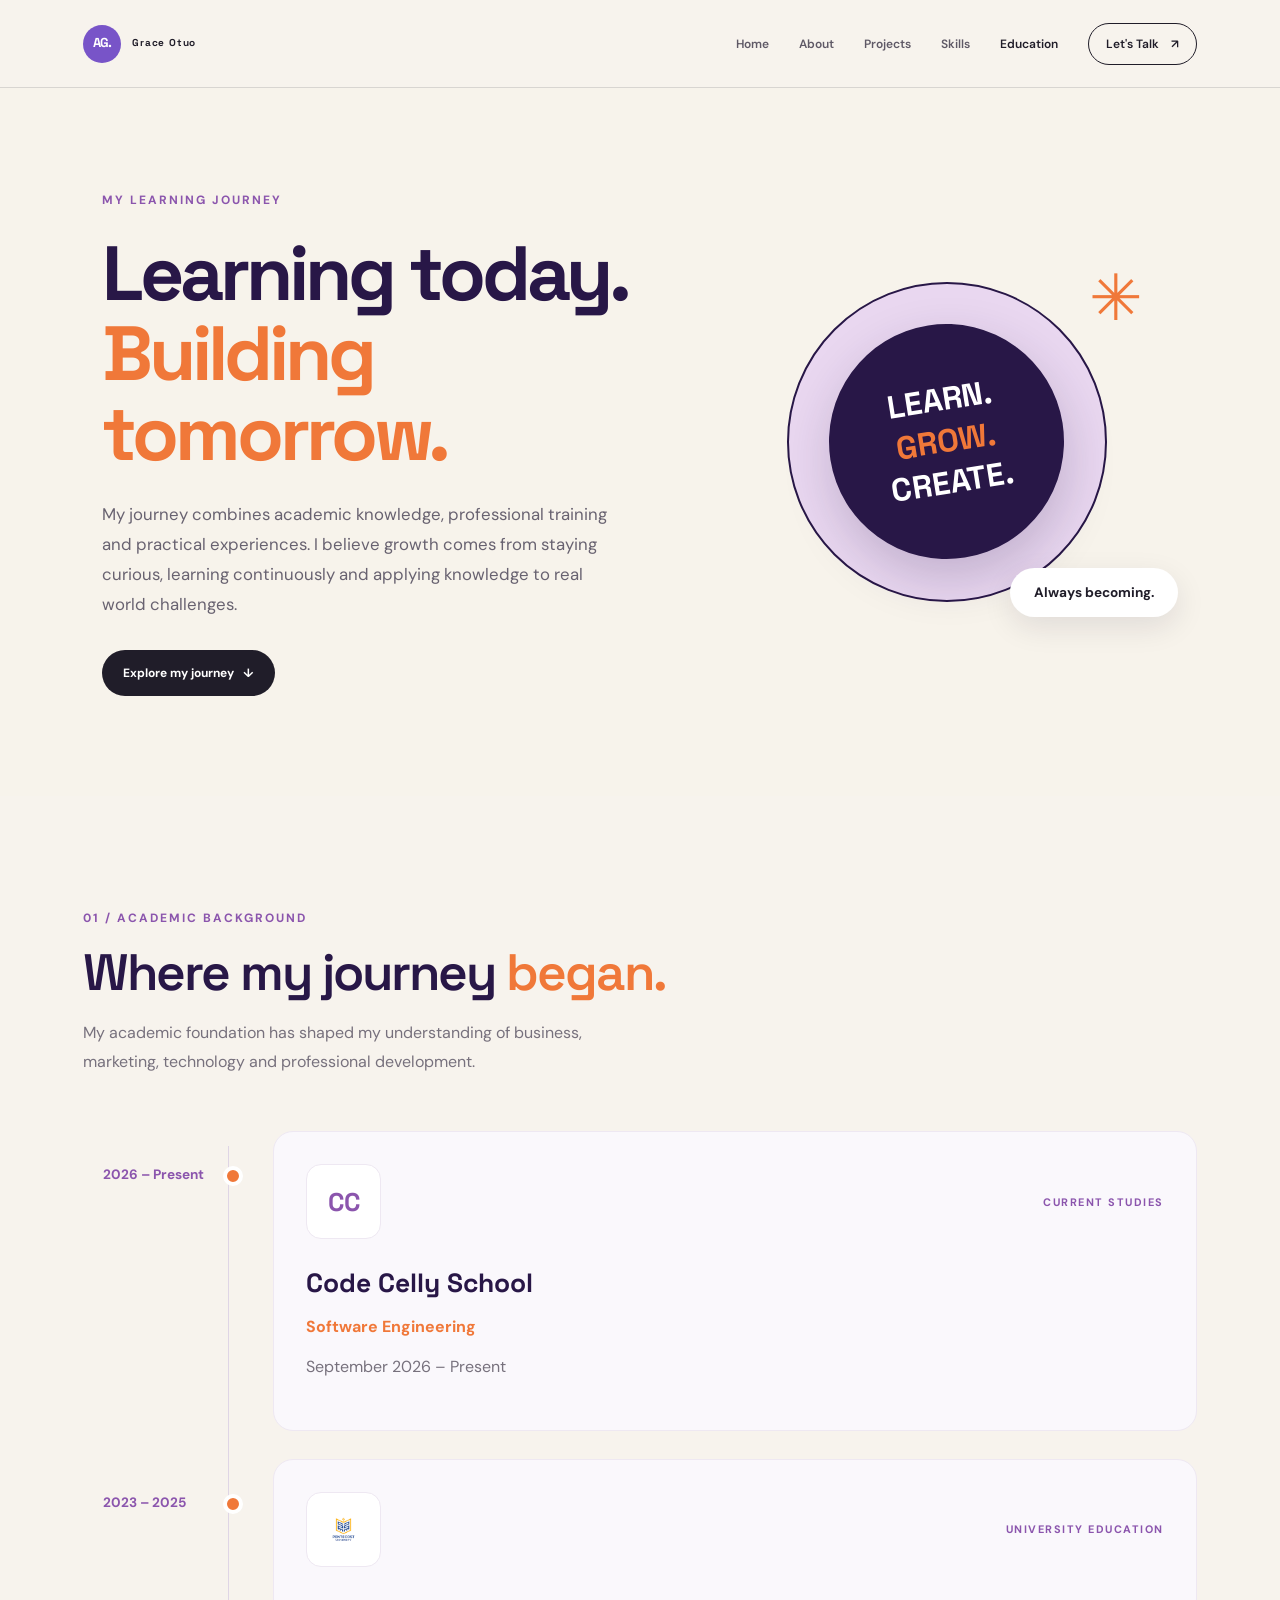
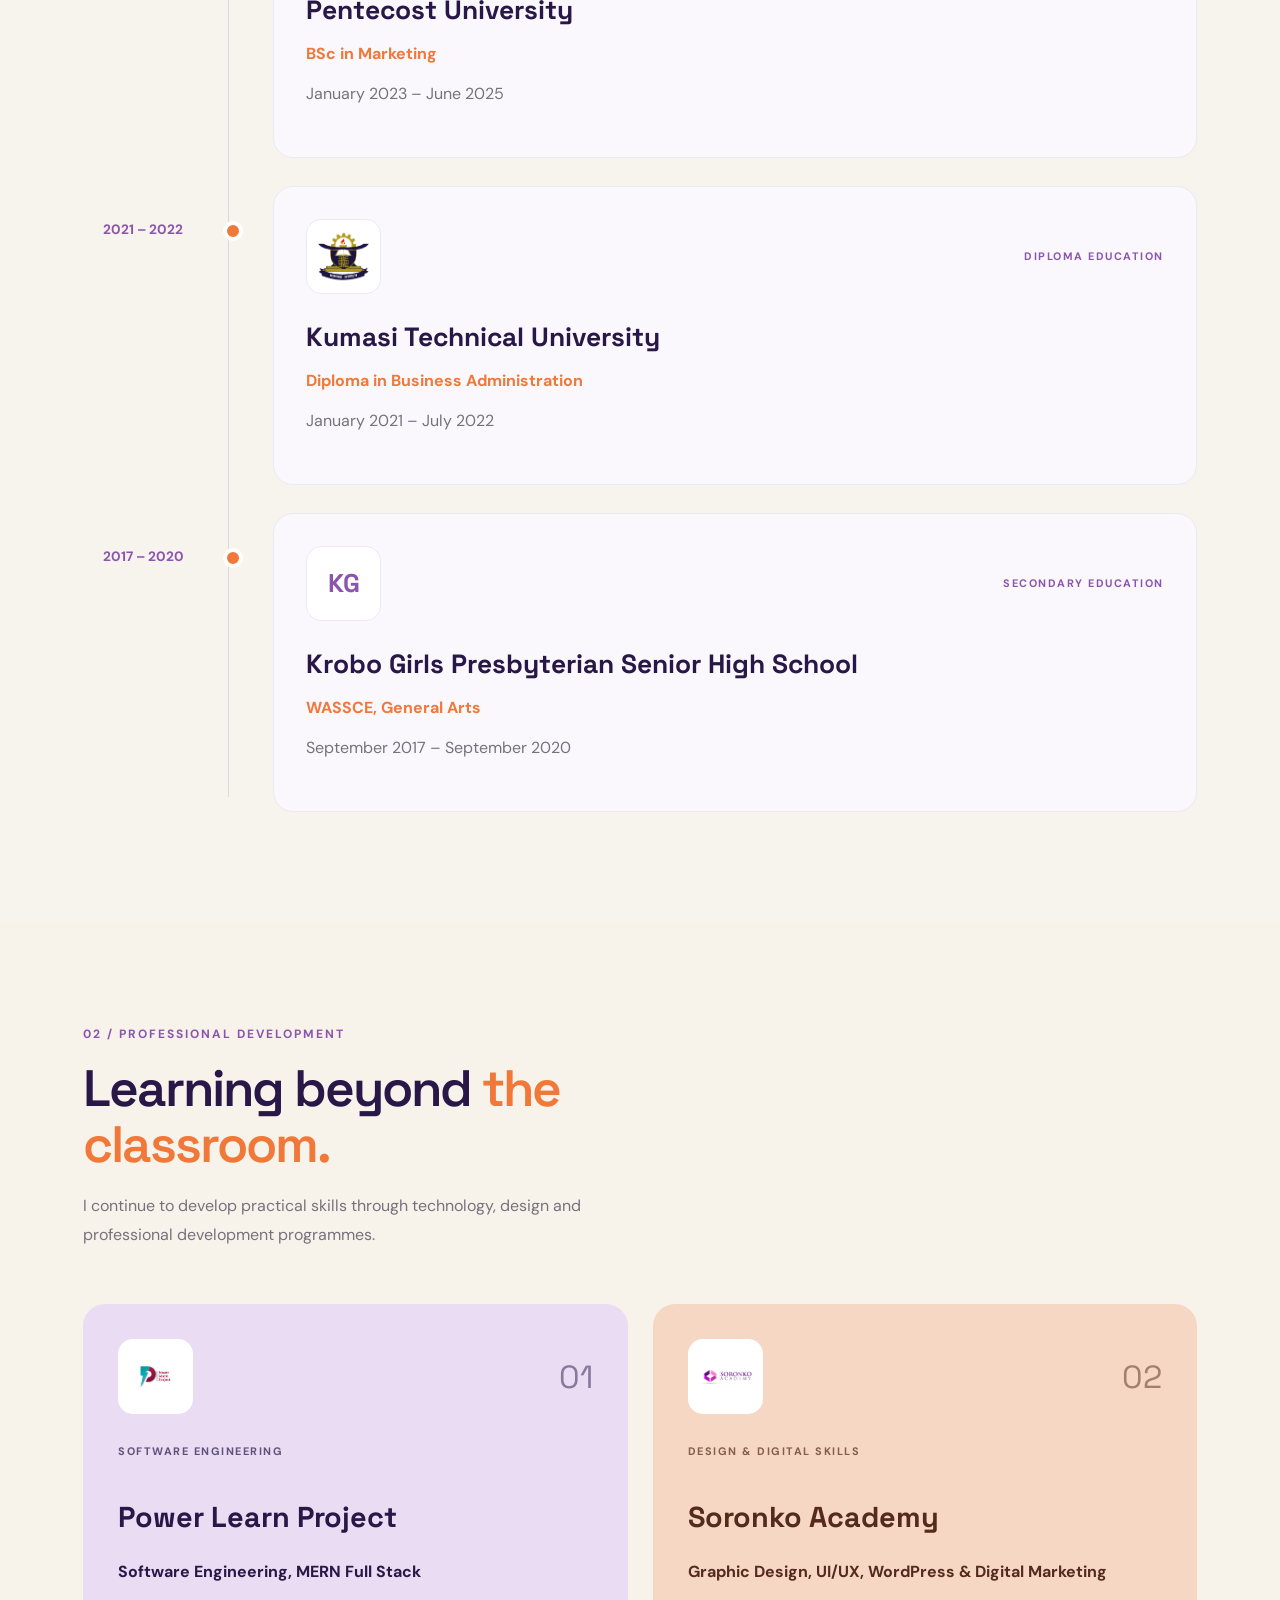
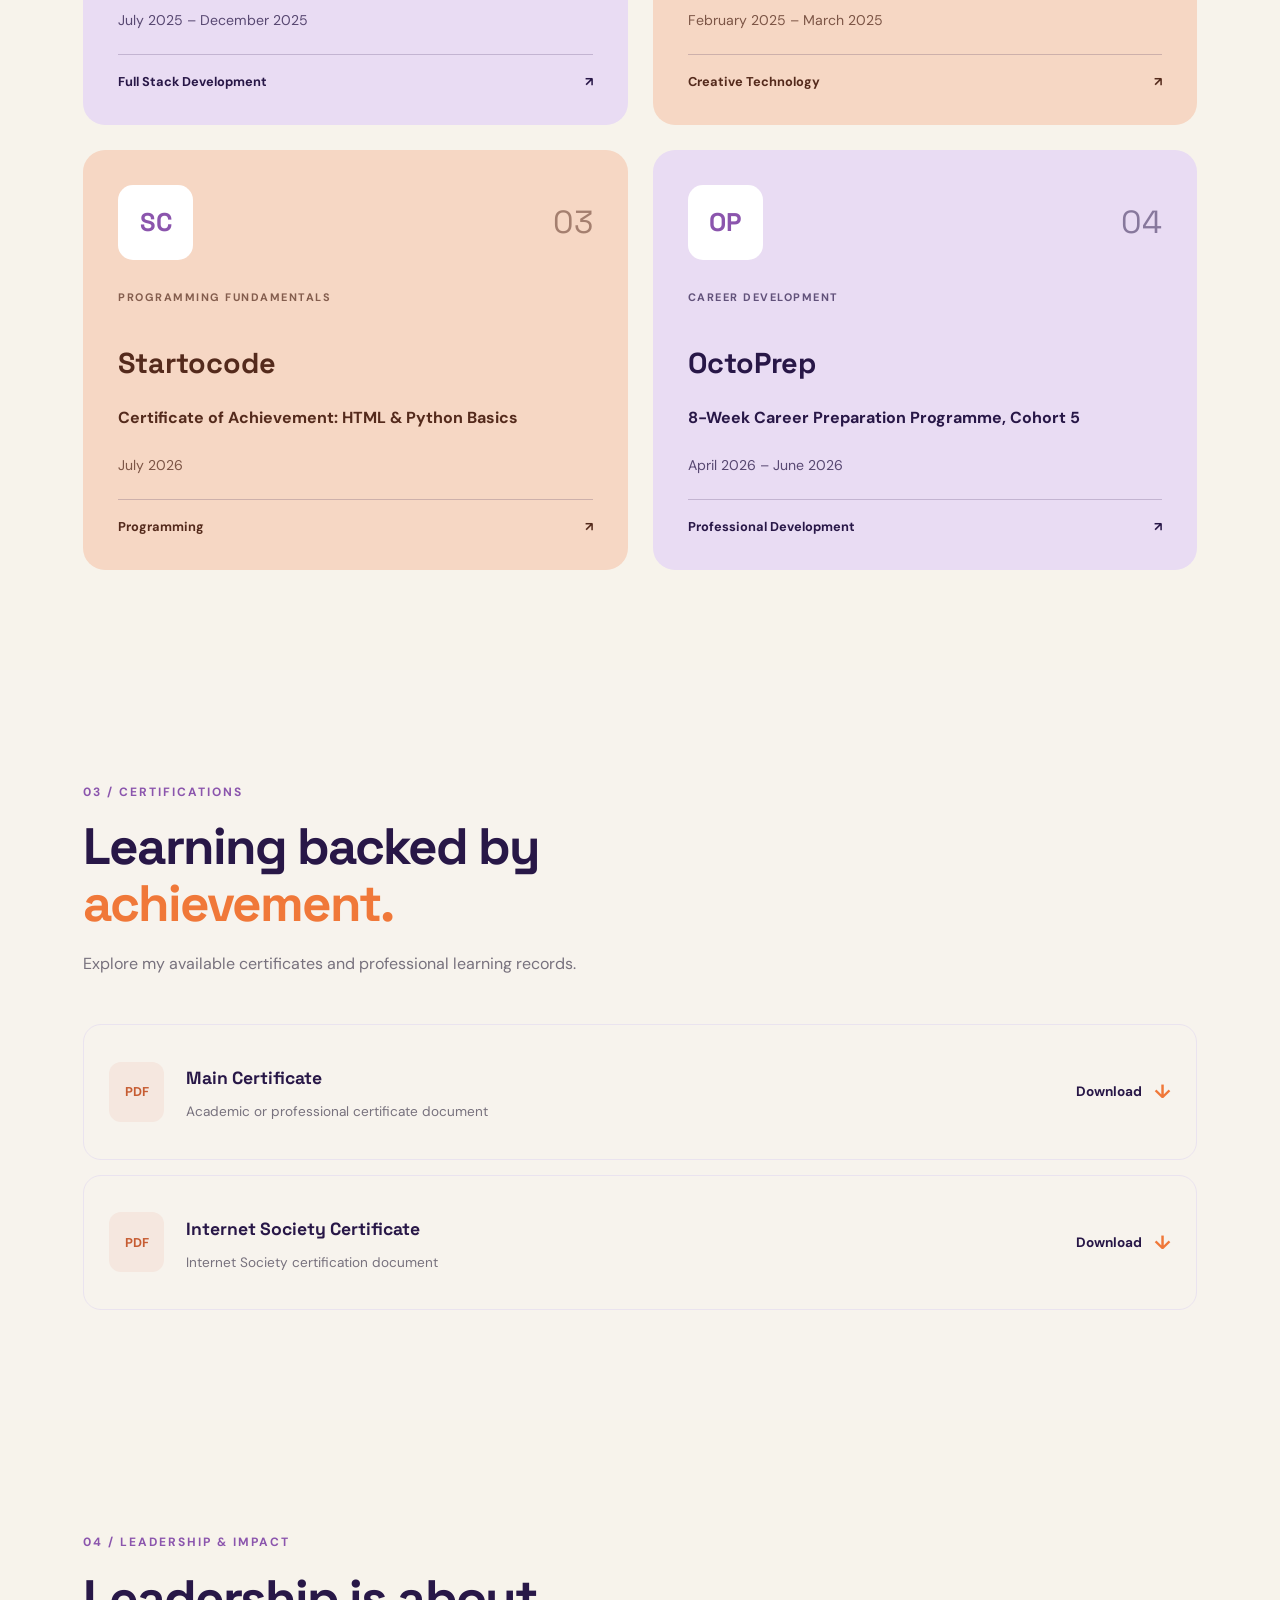
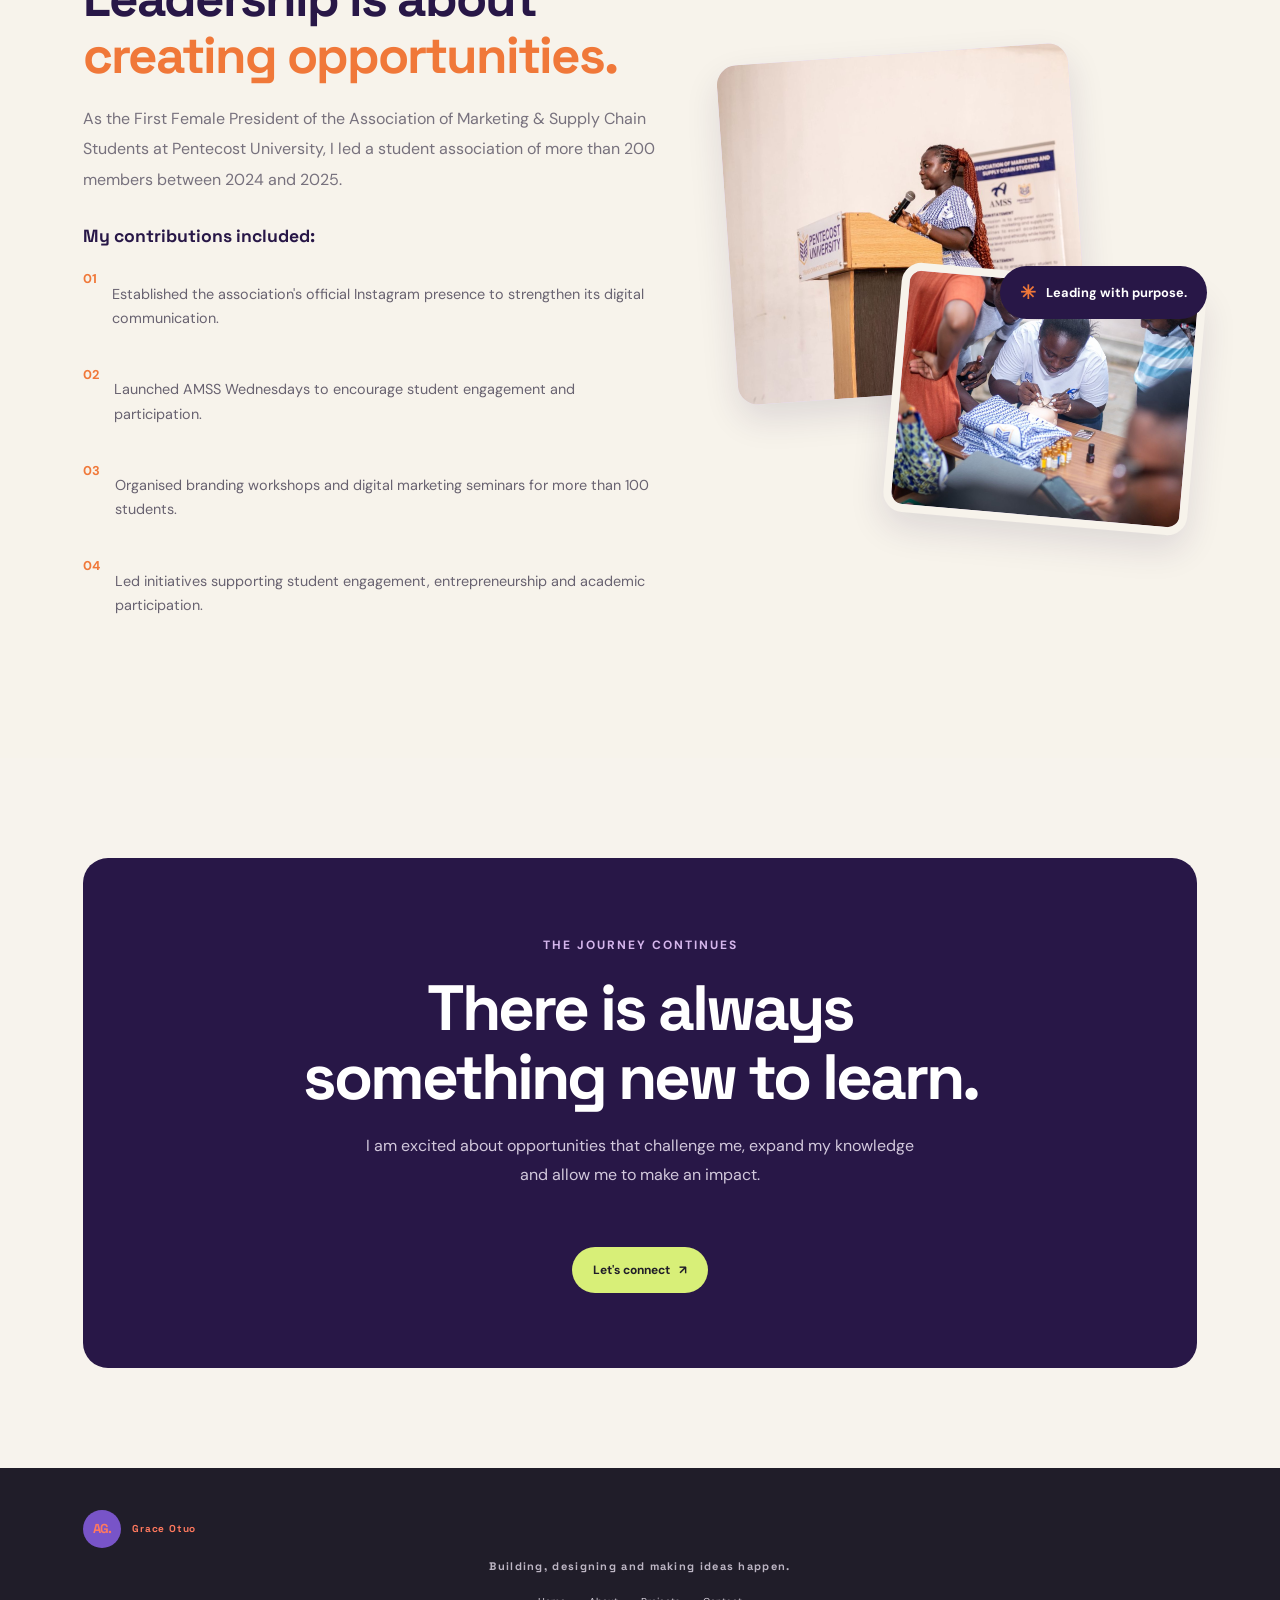
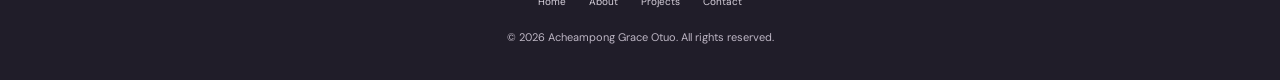
<file: education.html>
<!DOCTYPE html>
<html lang="en">
<head>
  <meta charset="UTF-8">
  <meta name="viewport" content="width=device-width, initial-scale=1.0">

  <meta name="description" content="Explore Acheampong Grace Otuo's academic background, professional training, certificates and leadership experience.">

  <title>Education | Acheampong Grace Otuo</title>

  <link rel="stylesheet" href="home.css">
  <link rel="stylesheet" href="education.css">

  <link rel="preconnect" href="https://fonts.googleapis.com">
  <link rel="preconnect" href="https://fonts.gstatic.com" crossorigin>
  <link href="https://fonts.googleapis.com/css2?family=DM+Sans:wght@400;500;600;700&family=Space+Grotesk:wght@400;500;600;700&display=swap" rel="stylesheet">
</head>

<body>

  <!-- HEADER -->
  <header class="site-header">
    <a href="index.html" class="brand">
      <span class="brand-mark">AG.</span>
      <span class="brand-name">Grace Otuo</span>
    </a>

    <button class="menu-toggle" aria-label="Open navigation" aria-expanded="false">
      <span></span>
      <span></span>
    </button>

    <nav class="main-nav">
      <a href="index.html">Home</a>
      <a href="about.html">About</a>
      <a href="projects.html">Projects</a>
      <a href="skills.html">Skills</a>
      <a href="education.html" class="active">Education</a>
      <a href="contact.html" class="nav-contact">Let's Talk <span>↗</span></a>
    </nav>
  </header>

  <main>

    <!-- HERO SECTION -->
    <section class="education-hero">

      <div class="education-hero-content">
        <span class="kicker">MY LEARNING JOURNEY</span>

        <h1>
          Learning today.
          <span>Building tomorrow.</span>
        </h1>

        <p>
          My journey combines academic knowledge, professional training
          and practical experiences. I believe growth comes from staying
          curious, learning continuously and applying knowledge to real
          world challenges.
        </p>

        <a href="#academic-background" class="button button-dark">
          Explore my journey <span>↓</span>
        </a>
      </div>

      <div class="education-hero-art">
        <div class="education-art-circle"></div>

        <div class="education-art-inner">
          <span>LEARN.</span>
          <span>GROW.</span>
          <span>CREATE.</span>
        </div>

        <div class="education-art-star">✳</div>
        <div class="education-art-note">Always becoming.</div>
      </div>

    </section>


    <!-- ACADEMIC BACKGROUND -->
    <section class="education-section section-wrap" id="academic-background">

      <div class="section-heading">
        <span class="kicker">01 / ACADEMIC BACKGROUND</span>

        <h2>Where my journey <span>began.</span></h2>

        <p>
          My academic foundation has shaped my understanding of business,
          marketing, technology and professional development.
        </p>
      </div>

      <div class="education-timeline">

        <!-- CODE CELLY -->
        <article class="education-item">
          <div class="education-year">2026 – Present</div>

          <div class="education-card">
            <div class="education-card-top">
              <div class="school-logo-wrap">
                <span class="school-initials">CC</span>
              </div>

              <span class="education-type">CURRENT STUDIES</span>
            </div>

            <h3>Code Celly School</h3>

            <p class="qualification">Software Engineering</p>

            <p class="education-description">
              September 2026 – Present
            </p>
          </div>
        </article>

        <!-- PENTECOST UNIVERSITY -->
        <article class="education-item">
          <div class="education-year">2023 – 2025</div>

          <div class="education-card">
            <div class="education-card-top">
              <div class="school-logo-wrap">
                <img src="pentecost.png" alt="Pentecost University logo">
              </div>

              <span class="education-type">UNIVERSITY EDUCATION</span>
            </div>

            <h3>Pentecost University</h3>

            <p class="qualification">BSc in Marketing</p>

            <p class="education-description">
              January 2023 – June 2025
            </p>
          </div>
        </article>

        <!-- KUMASI TECHNICAL UNIVERSITY -->
        <article class="education-item">
          <div class="education-year">2021 – 2022</div>

          <div class="education-card">
            <div class="education-card-top">
              <div class="school-logo-wrap">
                <img src="kstu.png" alt="Kumasi Technical University logo">
              </div>

              <span class="education-type">DIPLOMA EDUCATION</span>
            </div>

            <h3>Kumasi Technical University</h3>

            <p class="qualification">Diploma in Business Administration</p>

            <p class="education-description">
              January 2021 – July 2022
            </p>
          </div>
        </article>

        <!-- SENIOR HIGH SCHOOL -->
        <article class="education-item">
          <div class="education-year">2017 – 2020</div>

          <div class="education-card">
            <div class="education-card-top">
              <div class="school-logo-wrap">
                <span class="school-initials">KG</span>
              </div>

              <span class="education-type">SECONDARY EDUCATION</span>
            </div>

            <h3>Krobo Girls Presbyterian Senior High School</h3>

            <p class="qualification">WASSCE, General Arts</p>

            <p class="education-description">
              September 2017 – September 2020
            </p>
          </div>
        </article>

      </div>
    </section>


    <!-- PROFESSIONAL TRAINING -->
    <section class="training-section">

      <div class="section-wrap">

        <div class="section-heading">
          <span class="kicker">02 / PROFESSIONAL DEVELOPMENT</span>

          <h2>Learning beyond <span>the classroom.</span></h2>

          <p>
            I continue to develop practical skills through technology,
            design and professional development programmes.
          </p>
        </div>

        <div class="training-grid">

          <!-- POWER LEARN PROJECT -->
          <article class="training-card training-purple">

            <div class="training-card-top">
              <div class="training-logo">
                <img src="plp.png" alt="Power Learn Project logo">
              </div>

              <span>01</span>
            </div>

            <span class="training-label">SOFTWARE ENGINEERING</span>

            <h3>Power Learn Project</h3>

            <p class="training-course">
              Software Engineering, MERN Full Stack
            </p>

            <p class="training-date">
              July 2025 – December 2025
            </p>

            <div class="training-footer">
              <span>Full Stack Development</span>
              <span>↗</span>
            </div>

          </article>


          <!-- SORONKO ACADEMY -->
          <article class="training-card training-orange">

            <div class="training-card-top">
              <div class="training-logo">
                <img src="soronko.png" alt="Soronko Academy logo">
              </div>

              <span>02</span>
            </div>

            <span class="training-label">DESIGN & DIGITAL SKILLS</span>

            <h3>Soronko Academy</h3>

            <p class="training-course">
              Graphic Design, UI/UX, WordPress & Digital Marketing
            </p>

            <p class="training-date">
              February 2025 – March 2025
            </p>

            <div class="training-footer">
              <span>Creative Technology</span>
              <span>↗</span>
            </div>

          </article>


          <!-- STARTOCODE -->
          <article class="training-card training-orange">

            <div class="training-card-top">
              <div class="training-logo">
                <span class="school-initials">SC</span>
              </div>

              <span>03</span>
            </div>

            <span class="training-label">PROGRAMMING FUNDAMENTALS</span>

            <h3>Startocode</h3>

            <p class="training-course">
              Certificate of Achievement: HTML & Python Basics
            </p>

            <p class="training-date">
              July 2026
            </p>

            <div class="training-footer">
              <span>Programming</span>
              <span>↗</span>
            </div>

          </article>


          <!-- OCTOPREP -->
          <article class="training-card training-purple">

            <div class="training-card-top">
              <div class="training-logo">
                <span class="school-initials">OP</span>
              </div>

              <span>04</span>
            </div>

            <span class="training-label">CAREER DEVELOPMENT</span>

            <h3>OctoPrep</h3>

            <p class="training-course">
              8-Week Career Preparation Programme, Cohort 5
            </p>

            <p class="training-date">
              April 2026 – June 2026
            </p>

            <div class="training-footer">
              <span>Professional Development</span>
              <span>↗</span>
            </div>

          </article>

        </div>
      </div>

    </section>


    <!-- CERTIFICATES -->
    <section class="certificates-section section-wrap">

      <div class="certificate-intro">
        <span class="kicker">03 / CERTIFICATIONS</span>

        <h2>Learning backed by <span>achievement.</span></h2>

        <p>
          Explore my available certificates and professional learning
          records.
        </p>
      </div>

      <div class="certificate-list">

        <div class="certificate-item">

          <div class="certificate-icon">PDF</div>

          <div class="certificate-info">
            <h3>Main Certificate</h3>
            <p>Academic or professional certificate document</p>
          </div>

          <a
            href="Grace Acheampong certificate.pdf"
            download
            class="certificate-download"
            aria-label="Download main certificate"
          >
            Download <span>↓</span>
          </a>

        </div>


        <div class="certificate-item">

          <div class="certificate-icon">PDF</div>

          <div class="certificate-info">
            <h3>Internet Society Certificate</h3>
            <p>Internet Society certification document</p>
          </div>

          <a
            href="Internet Society.pdf"
            download
            class="certificate-download"
            aria-label="Download Internet Society certificate"
          >
            Download <span>↓</span>
          </a>

        </div>

      </div>
    </section>


    <!-- LEADERSHIP EXPERIENCE -->
    <section class="leadership-section">

      <div class="section-wrap leadership-layout">

        <div class="leadership-content">

          <span class="kicker">04 / LEADERSHIP & IMPACT</span>

          <h2>
            Leadership is about
            <span>creating opportunities.</span>
          </h2>

          <p class="leadership-intro">
            As the First Female President of the Association of Marketing
            & Supply Chain Students at Pentecost University, I led a
            student association of more than 200 members between 2024
            and 2025.
          </p>

          <h3>My contributions included:</h3>

          <ul class="leadership-list">

            <li>
              <span>01</span>
              <p>
                Established the association's official Instagram presence
                to strengthen its digital communication.
              </p>
            </li>

            <li>
              <span>02</span>
              <p>
                Launched AMSS Wednesdays to encourage student engagement
                and participation.
              </p>
            </li>

            <li>
              <span>03</span>
              <p>
                Organised branding workshops and digital marketing
                seminars for more than 100 students.
              </p>
            </li>

            <li>
              <span>04</span>
              <p>
                Led initiatives supporting student engagement,
                entrepreneurship and academic participation.
              </p>
            </li>

          </ul>

        </div>


        <div class="leadership-gallery">

          <div class="leadership-image image-main">
            <img
              src="leadership1.png.jpg"
              alt="Grace during a leadership activity"
            >
          </div>

          <div class="leadership-image image-secondary">
            <img
              src="leadership2.png.jpg"
              alt="Grace participating in a leadership event"
            >
          </div>

          <div class="leadership-gallery-note">
            <span>✳</span>
            Leading with purpose.
          </div>

        </div>

      </div>

    </section>


    <!-- FINAL CTA -->
    <section class="education-cta section-wrap">

      <span class="kicker">THE JOURNEY CONTINUES</span>

      <h2>
        There is always<br>
        something new to learn.
      </h2>

      <p>
        I am excited about opportunities that challenge me,
        expand my knowledge and allow me to make an impact.
      </p>

      <a href="contact.html" class="button button-light">
        Let's connect <span>↗</span>
      </a>

    </section>

  </main>


  <!-- FOOTER -->
  <footer class="site-footer">

    <div class="footer-brand">
      <a href="index.html" class="brand">
        <span class="brand-mark">AG.</span>
        <span class="brand-name">Grace Otuo</span>
      </a>

      <p>Building, designing and making ideas happen.</p>
    </div>

    <div class="footer-links">
      <a href="index.html">Home</a>
      <a href="about.html">About</a>
      <a href="projects.html">Projects</a>
      <a href="contact.html">Contact</a>
    </div>

    <p class="footer-copy">
      © 2026 Acheampong Grace Otuo. All rights reserved.
    </p>

  </footer>


  <!-- MOBILE NAVIGATION -->
  <script>
    const menuToggle = document.querySelector(".menu-toggle");
    const mainNav = document.querySelector(".main-nav");

    menuToggle.addEventListener("click", () => {
      const isOpen = mainNav.classList.toggle("open");

      menuToggle.classList.toggle("active");
      menuToggle.setAttribute("aria-expanded", isOpen);
    });
  </script>

</body>
</html>
</file>
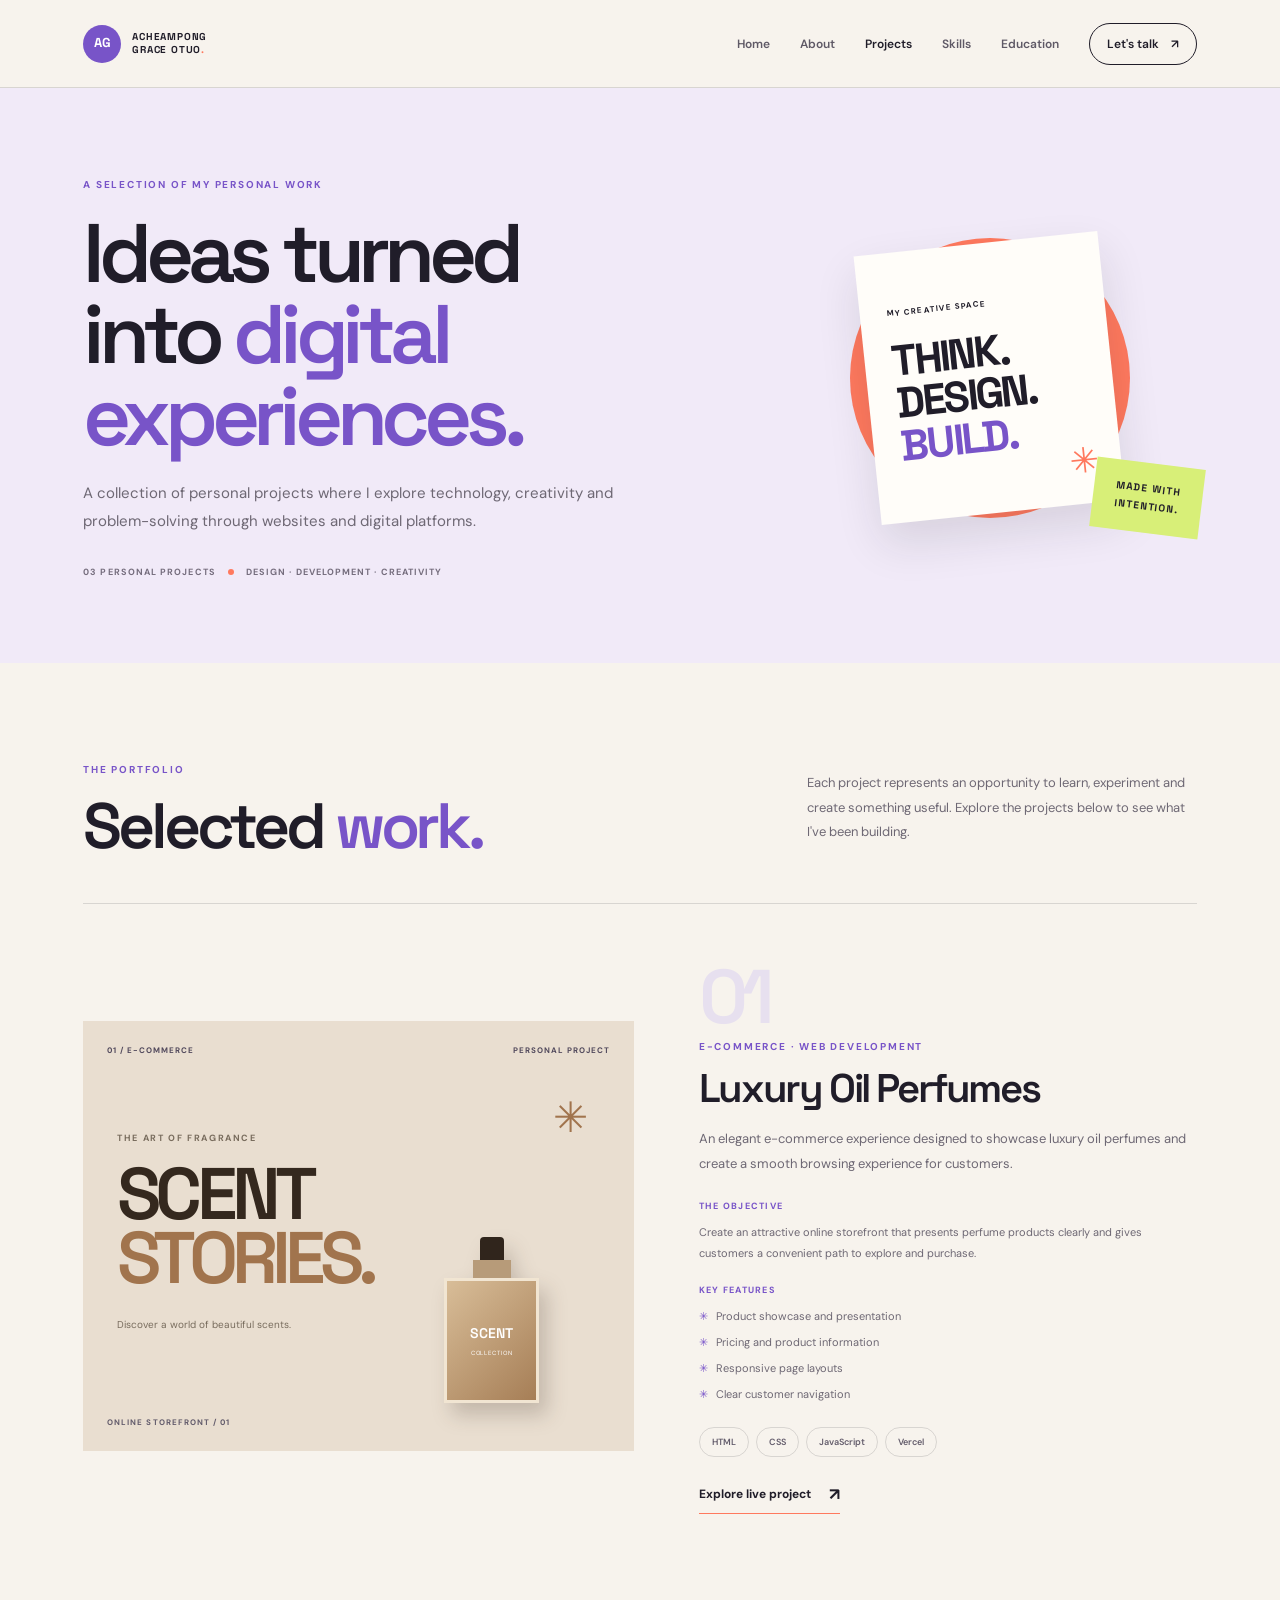
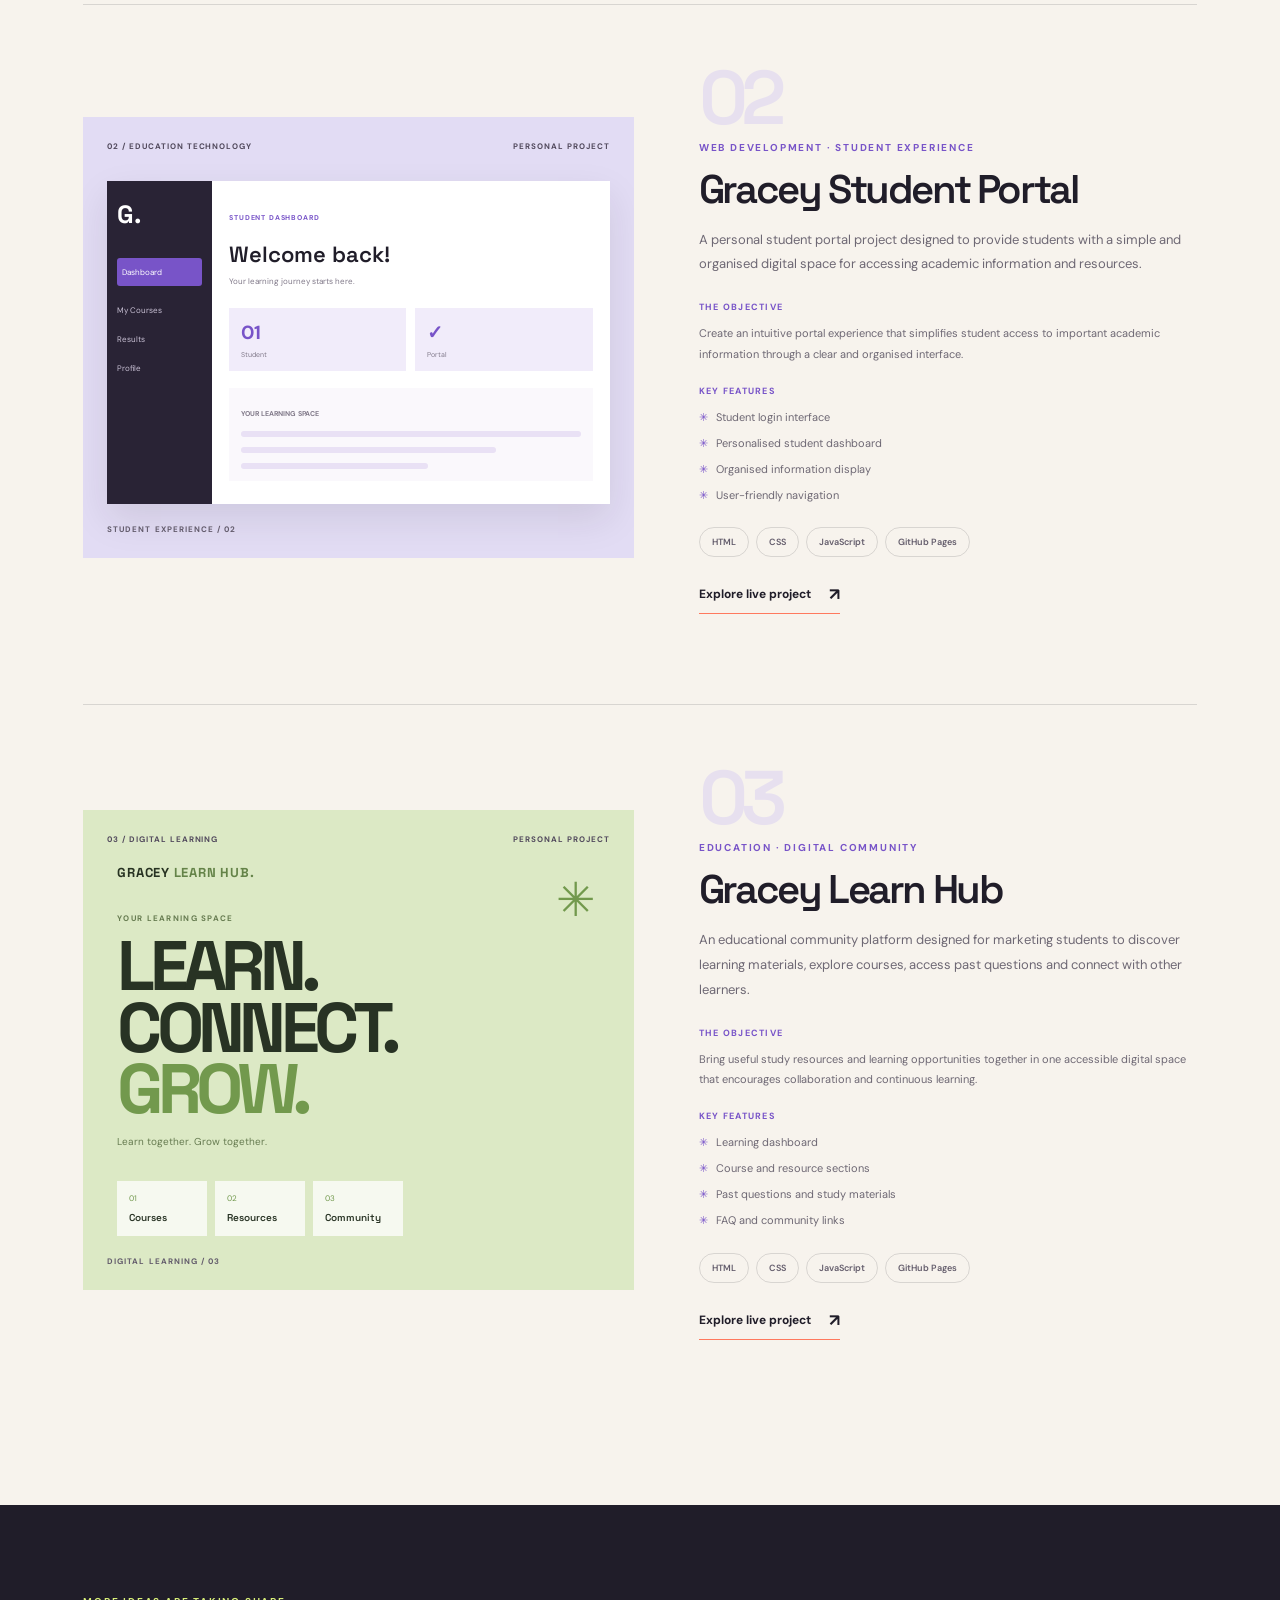
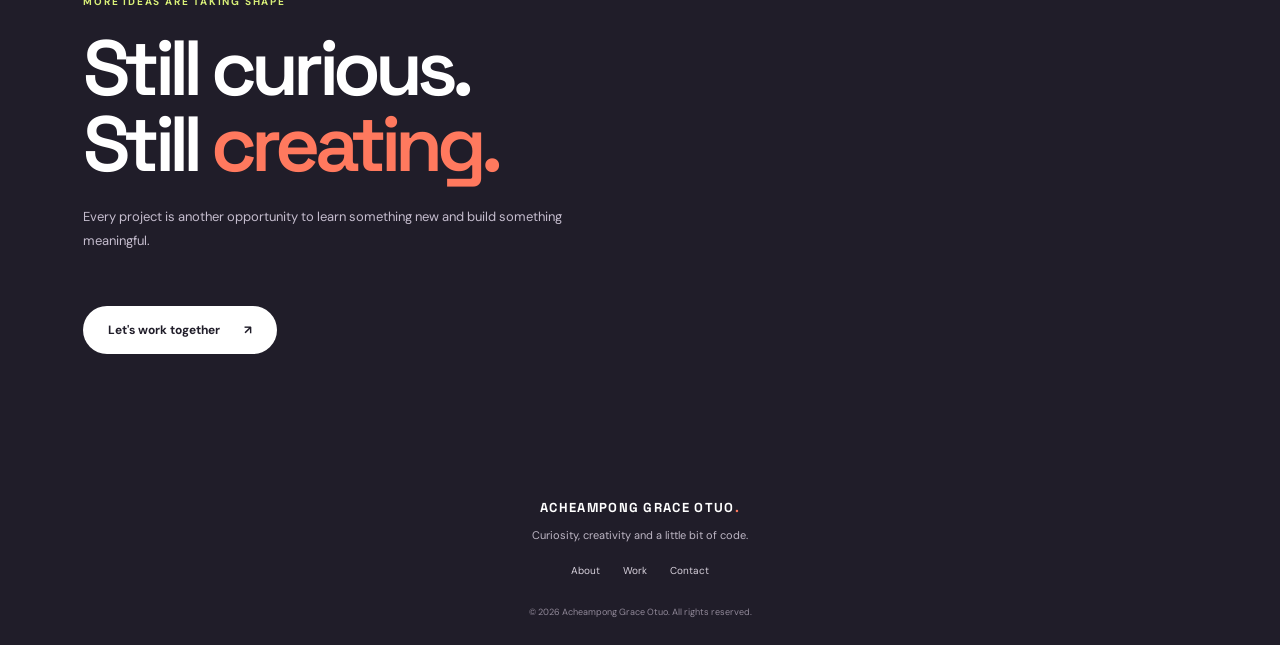
<file: projects.html>
<!DOCTYPE html>
<html lang="en">
<head>
  <meta charset="UTF-8">
  <meta name="viewport" content="width=device-width, initial-scale=1.0">
  <meta name="theme-color" content="#f7f3ed">
  <meta name="description" content="Explore personal projects by Acheampong Grace Otuo, including web development, e-commerce and digital learning platforms.">

  <title>Projects | Acheampong Grace Otuo</title>

  <link rel="preconnect" href="https://fonts.googleapis.com">
  <link rel="preconnect" href="https://fonts.gstatic.com" crossorigin>

  <link href="https://fonts.googleapis.com/css2?family=DM+Sans:wght@400;500;600;700&family=Space+Grotesk:wght@400;500;600;700&display=swap" rel="stylesheet">

  <link rel="stylesheet" href="home.css">
  <link rel="stylesheet" href="projects.css">
</head>

<body>

<!-- HEADER -->

<header class="site-header">

  <a class="brand" href="index.html" aria-label="Acheampong Grace Otuo home">
    <span class="brand-mark">AG</span>
    <span>
      ACHEAMPONG<br>
      GRACE OTUO<span class="brand-dot">.</span>
    </span>
  </a>

  <button class="menu-toggle"
    aria-label="Toggle navigation"
    aria-expanded="false"
    aria-controls="main-nav">
    <span></span>
    <span></span>
  </button>

  <nav class="main-nav" id="main-nav">
    <a href="index.html">Home</a>
    <a href="about.html">About</a>
    <a class="active" href="projects.html">Projects</a>
    <a href="skills.html">Skills</a>
    <a href="education.html">Education</a>
    <a class="nav-contact" href="contact.html">
      Let's talk <span>↗</span>
    </a>
  </nav>

</header>


<main class="projects-page">

  <!-- PROJECT HERO -->

  <section class="projects-hero">

    <div class="projects-hero-inner">

      <div class="projects-hero-copy">

        <p class="kicker">A SELECTION OF MY PERSONAL WORK</p>

        <h1>
          Ideas turned<br>
          into <span>digital experiences.</span>
        </h1>

        <p>
          A collection of personal projects where I explore technology, creativity and problem-solving through websites and digital platforms.
        </p>

        <div class="projects-hero-meta">
          <span>03 PERSONAL PROJECTS</span>
          <span class="meta-dot"></span>
          <span>DESIGN · DEVELOPMENT · CREATIVITY</span>
        </div>

      </div>

      <div class="projects-hero-art">

        <div class="project-art-circle"></div>

        <div class="project-art-card">
          <span>MY CREATIVE SPACE</span>
          <strong>THINK.</strong>
          <strong>DESIGN.</strong>
          <strong class="art-purple">BUILD.</strong>
          <span class="art-star">✳</span>
        </div>

        <div class="project-art-sticker">
          MADE WITH<br>INTENTION.
        </div>

      </div>

    </div>

  </section>


  <!-- PROJECT INTRODUCTION -->

  <section class="projects-intro section-wrap">

    <div>
      <p class="kicker">THE PORTFOLIO</p>
      <h2>
        Selected <span>work.</span>
      </h2>
    </div>

    <p>
      Each project represents an opportunity to learn, experiment and create something useful. Explore the projects below to see what I've been building.
    </p>

  </section>


  <!-- PROJECT 01: LUXURY OIL PERFUMES -->

  <section class="projects-showcase section-wrap">

    <article class="project-feature project-perfume">

      <div class="project-preview perfume-preview">

        <div class="preview-top">
          <span>01 / E-COMMERCE</span>
          <span>PERSONAL PROJECT</span>
        </div>

        <div class="perfume-preview-content">

          <span class="perfume-small">THE ART OF FRAGRANCE</span>

          <h2>
            SCENT<br>
            <span>STORIES.</span>
          </h2>

          <p>Discover a world of beautiful scents.</p>

          <div class="perfume-bottle">

            <div class="bottle-cap"></div>
            <div class="bottle-neck"></div>
            <div class="bottle-body">
              <span>SCENT</span>
              <small>COLLECTION</small>
            </div>

          </div>

          <span class="perfume-decoration">✳</span>

        </div>

        <span class="preview-caption">ONLINE STOREFRONT / 01</span>

      </div>


      <div class="project-details">

        <div class="project-number">01</div>

        <p class="kicker">E-COMMERCE · WEB DEVELOPMENT</p>

        <h3>Luxury Oil Perfumes</h3>

        <p class="project-description">
          An elegant e-commerce experience designed to showcase luxury oil perfumes and create a smooth browsing experience for customers.
        </p>

        <div class="project-detail-block">

          <h4>THE OBJECTIVE</h4>

          <p>
            Create an attractive online storefront that presents perfume products clearly and gives customers a convenient path to explore and purchase.
          </p>

        </div>

        <div class="project-detail-block">

          <h4>KEY FEATURES</h4>

          <ul>
            <li>Product showcase and presentation</li>
            <li>Pricing and product information</li>
            <li>Responsive page layouts</li>
            <li>Clear customer navigation</li>
          </ul>

        </div>

        <div class="project-tech">
          <span>HTML</span>
          <span>CSS</span>
          <span>JavaScript</span>
          <span>Vercel</span>
        </div>

        <a
          class="project-visit"
          href="https://graceygrayyoilperfume.vercel.app/"
          target="_blank"
          rel="noopener noreferrer">
          Explore live project <span>↗</span>
        </a>

      </div>

    </article>


    <!-- PROJECT 02: STUDENT PORTAL -->

    <article class="project-feature project-student">

      <div class="project-preview student-preview">

        <div class="preview-top">
          <span>02 / EDUCATION TECHNOLOGY</span>
          <span>PERSONAL PROJECT</span>
        </div>

        <div class="student-mockup">

          <div class="student-sidebar">

            <div class="student-logo">G.</div>

            <span class="sidebar-active">Dashboard</span>
            <span>My Courses</span>
            <span>Results</span>
            <span>Profile</span>

          </div>

          <div class="student-dashboard">

            <span class="dashboard-label">STUDENT DASHBOARD</span>

            <h3>Welcome back!</h3>

            <p>Your learning journey starts here.</p>

            <div class="dashboard-stats">

              <div>
                <strong>01</strong>
                <small>Student</small>
              </div>

              <div>
                <strong>✓</strong>
                <small>Portal</small>
              </div>

            </div>

            <div class="dashboard-course">
              <span>YOUR LEARNING SPACE</span>
              <div></div>
              <div></div>
              <div></div>
            </div>

          </div>

        </div>

        <span class="preview-caption">STUDENT EXPERIENCE / 02</span>

      </div>


      <div class="project-details">

        <div class="project-number">02</div>

        <p class="kicker">WEB DEVELOPMENT · STUDENT EXPERIENCE</p>

        <h3>Gracey Student Portal</h3>

        <p class="project-description">
          A personal student portal project designed to provide students with a simple and organised digital space for accessing academic information and resources.
        </p>

        <div class="project-detail-block">

          <h4>THE OBJECTIVE</h4>

          <p>
            Create an intuitive portal experience that simplifies student access to important academic information through a clear and organised interface.
          </p>

        </div>

        <div class="project-detail-block">

          <h4>KEY FEATURES</h4>

          <ul>
            <li>Student login interface</li>
            <li>Personalised student dashboard</li>
            <li>Organised information display</li>
            <li>User-friendly navigation</li>
          </ul>

        </div>

        <div class="project-tech">
          <span>HTML</span>
          <span>CSS</span>
          <span>JavaScript</span>
          <span>GitHub Pages</span>
        </div>

        <a
          class="project-visit"
          href="https://graceygrayy.github.io/gracey-student-portal/"
          target="_blank"
          rel="noopener noreferrer">
          Explore live project <span>↗</span>
        </a>

      </div>

    </article>


    <!-- PROJECT 03: GRACEY LEARN HUB -->

    <article class="project-feature project-learning">

      <div class="project-preview learning-preview">

        <div class="preview-top">
          <span>03 / DIGITAL LEARNING</span>
          <span>PERSONAL PROJECT</span>
        </div>

        <div class="learning-preview-content">

          <div class="learning-brand">
            GRACEY <span>LEARN HUB.</span>
          </div>

          <p class="learning-overline">YOUR LEARNING SPACE</p>

          <h2>
            LEARN.<br>
            CONNECT.<br>
            <span>GROW.</span>
          </h2>

          <p class="learning-subtitle">
            Learn together. Grow together.
          </p>

          <div class="learning-mini-cards">

            <div>
              <span>01</span>
              <strong>Courses</strong>
            </div>

            <div>
              <span>02</span>
              <strong>Resources</strong>
            </div>

            <div>
              <span>03</span>
              <strong>Community</strong>
            </div>

          </div>

          <span class="learning-spark">✳</span>

        </div>

        <span class="preview-caption">DIGITAL LEARNING / 03</span>

      </div>


      <div class="project-details">

        <div class="project-number">03</div>

        <p class="kicker">EDUCATION · DIGITAL COMMUNITY</p>

        <h3>Gracey Learn Hub</h3>

        <p class="project-description">
          An educational community platform designed for marketing students to discover learning materials, explore courses, access past questions and connect with other learners.
        </p>

        <div class="project-detail-block">

          <h4>THE OBJECTIVE</h4>

          <p>
            Bring useful study resources and learning opportunities together in one accessible digital space that encourages collaboration and continuous learning.
          </p>

        </div>

        <div class="project-detail-block">

          <h4>KEY FEATURES</h4>

          <ul>
            <li>Learning dashboard</li>
            <li>Course and resource sections</li>
            <li>Past questions and study materials</li>
            <li>FAQ and community links</li>
          </ul>

        </div>

        <div class="project-tech">
          <span>HTML</span>
          <span>CSS</span>
          <span>JavaScript</span>
          <span>GitHub Pages</span>
        </div>

        <a
          class="project-visit"
          href="https://graceotuo.github.io/Gracelearn-hub/"
          target="_blank"
          rel="noopener noreferrer">
          Explore live project <span>↗</span>
        </a>

      </div>

    </article>

  </section>


  <!-- CLOSING SECTION -->

  <section class="projects-closing">

    <div class="section-wrap">

      <p class="kicker">MORE IDEAS ARE TAKING SHAPE</p>

      <h2>
        Still curious.<br>
        Still <span>creating.</span>
      </h2>

      <p>
        Every project is another opportunity to learn something new and build something meaningful.
      </p>

      <a href="contact.html" class="button button-light">
        Let's work together <span>↗</span>
      </a>

    </div>

  </section>

</main>


<!-- FOOTER -->

<footer class="site-footer">

  <a class="footer-brand" href="index.html">
    ACHEAMPONG GRACE OTUO<span>.</span>
  </a>

  <p>Curiosity, creativity and a little bit of code.</p>

  <div class="footer-links">
    <a href="about.html">About</a>
    <a href="projects.html">Work</a>
    <a href="contact.html">Contact</a>
  </div>

  <small>
    © 2026 Acheampong Grace Otuo. All rights reserved.
  </small>

</footer>


<!-- MOBILE NAVIGATION -->

<script>

  const menuButton = document.querySelector('.menu-toggle');
  const nav = document.querySelector('.main-nav');

  menuButton.addEventListener('click', () => {

    const isOpen =
      menuButton.getAttribute('aria-expanded') === 'true';

    menuButton.setAttribute(
      'aria-expanded',
      String(!isOpen)
    );

    nav.classList.toggle('is-open', !isOpen);

  });

  nav.querySelectorAll('a').forEach(link => {

    link.addEventListener('click', () => {

      nav.classList.remove('is-open');

      menuButton.setAttribute(
        'aria-expanded',
        'false'
      );

    });

  });

</script>

</body>
</html>
</file>
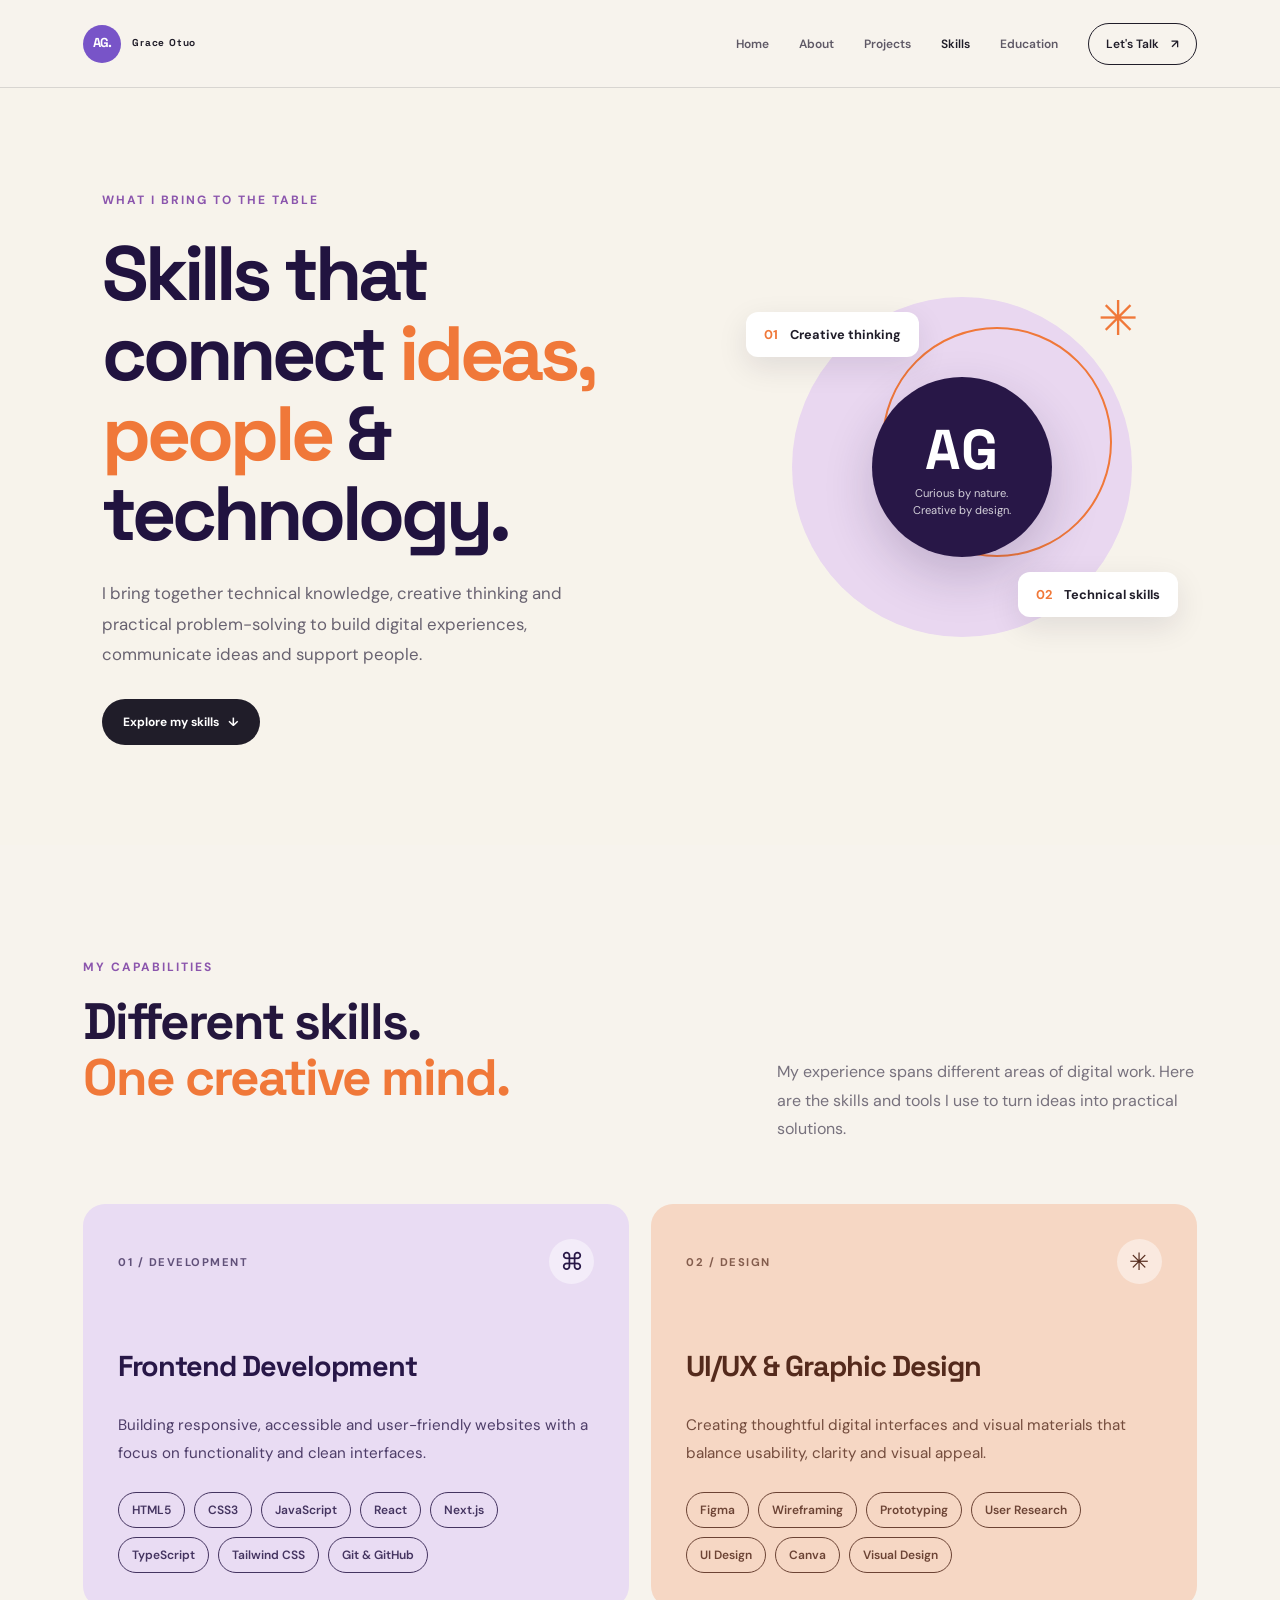
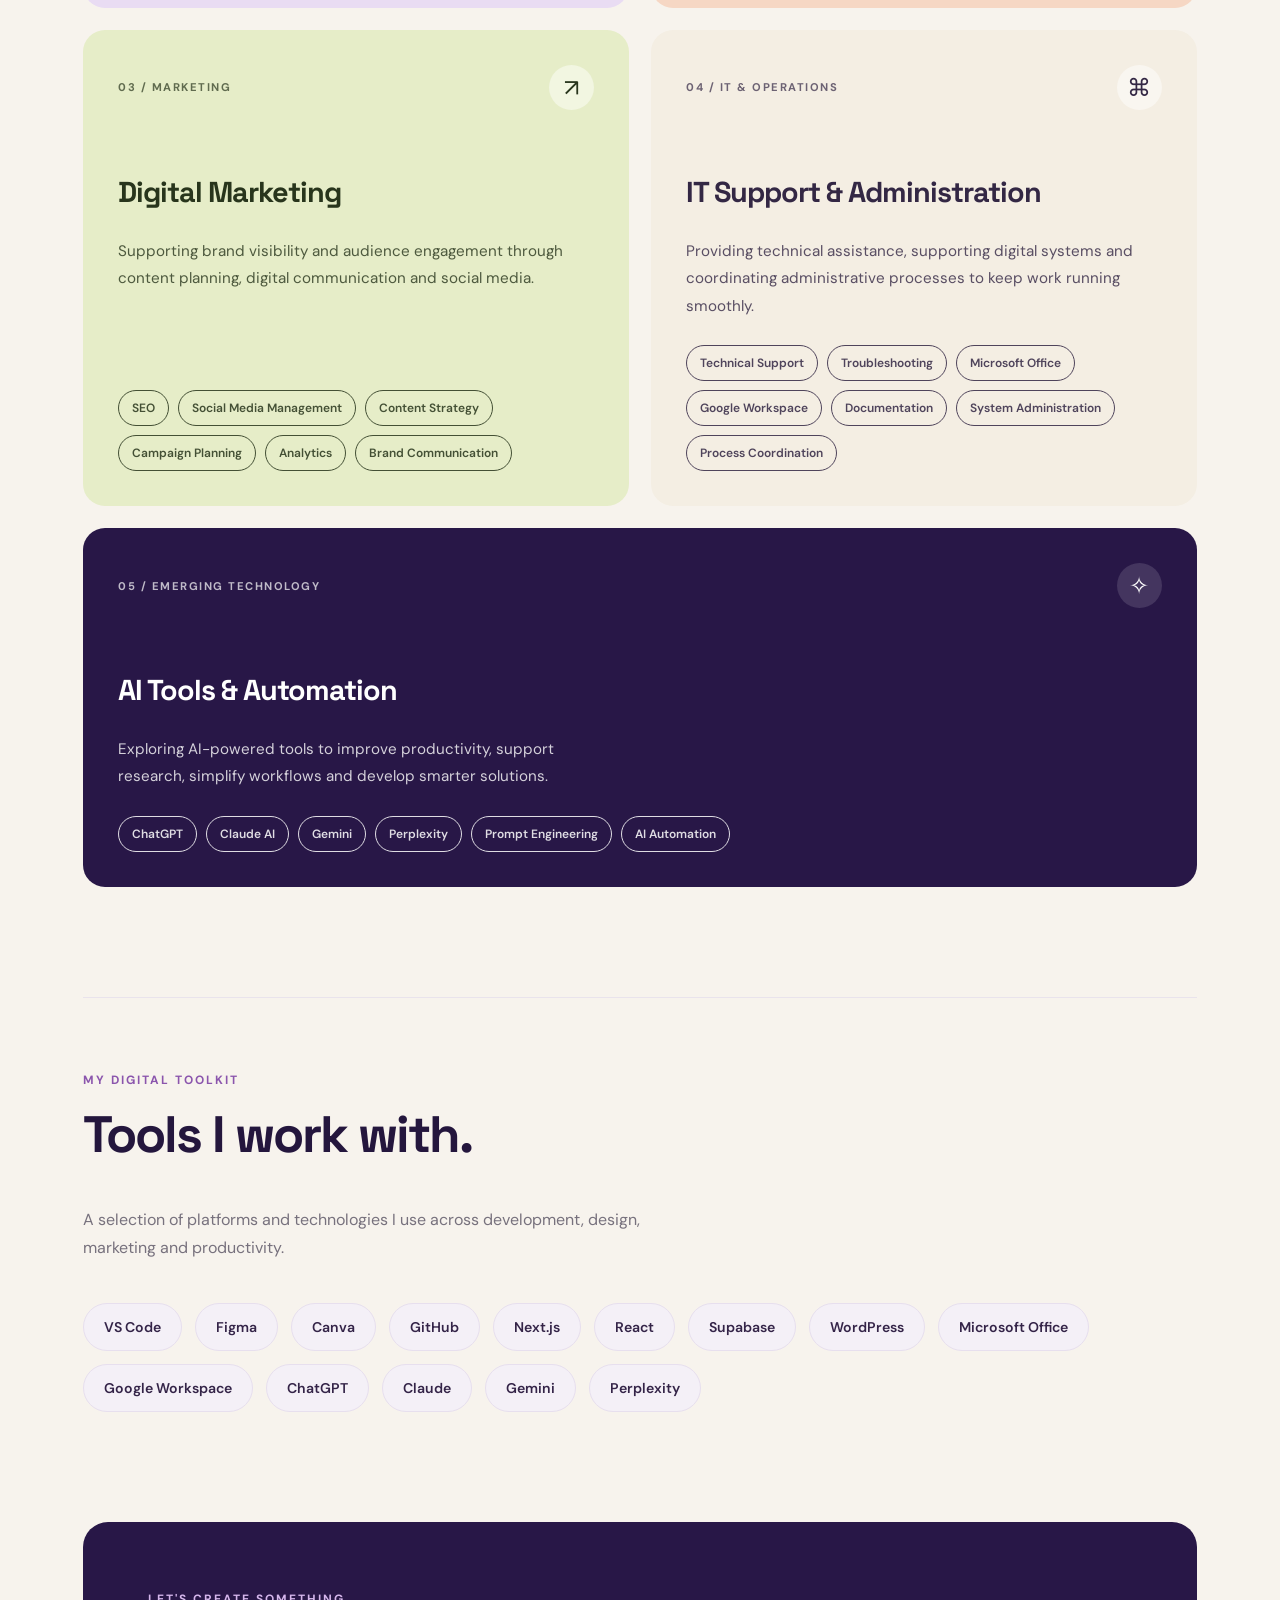
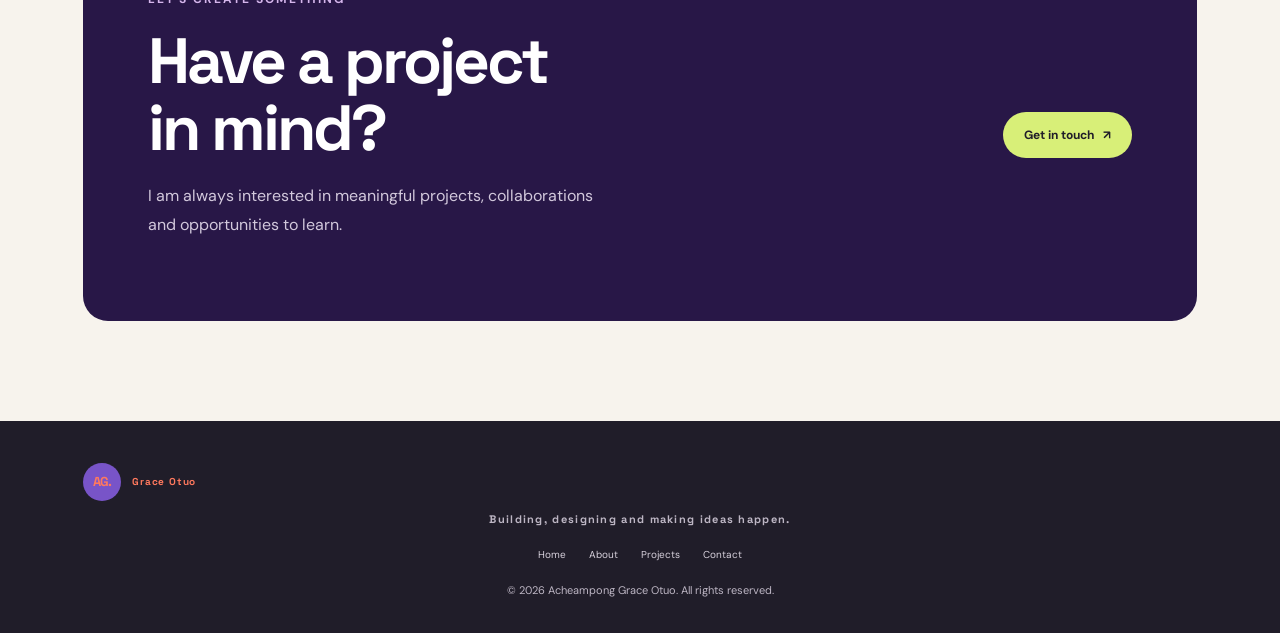
<file: skills.html>
<!DOCTYPE html>
<html lang="en">
<head>
  <meta charset="UTF-8">
  <meta name="viewport" content="width=device-width, initial-scale=1.0">
  <meta name="description" content="Explore Grace Otuo's skills in frontend development, UI/UX design, digital marketing, IT support and AI automation.">
  <title>Skills | Acheampong Grace Otuo</title>

  <link rel="stylesheet" href="home.css">
  <link rel="stylesheet" href="skills.css">

  <link rel="preconnect" href="https://fonts.googleapis.com">
  <link rel="preconnect" href="https://fonts.gstatic.com" crossorigin>
  <link href="https://fonts.googleapis.com/css2?family=DM+Sans:wght@400;500;600;700&family=Space+Grotesk:wght@400;500;600;700&display=swap" rel="stylesheet">
</head>

<body>

  <header class="site-header">
    <a href="index.html" class="brand">
      <span class="brand-mark">AG.</span>
      <span class="brand-name">Grace Otuo</span>
    </a>

    <button class="menu-toggle" aria-label="Open navigation" aria-expanded="false">
      <span></span>
      <span></span>
    </button>

    <nav class="main-nav">
      <a href="index.html">Home</a>
      <a href="about.html">About</a>
      <a href="projects.html">Projects</a>
      <a href="skills.html" class="active">Skills</a>
      <a href="education.html">Education</a>
      <a href="contact.html" class="nav-contact">Let's Talk <span>↗</span></a>
    </nav>
  </header>

  <main>

    <section class="skills-hero">
      <div class="skills-hero-content">
        <span class="kicker">WHAT I BRING TO THE TABLE</span>

        <h1>
          Skills that connect
          <span>ideas, people</span>
          & technology.
        </h1>

        <p>
          I bring together technical knowledge, creative thinking and
          practical problem-solving to build digital experiences,
          communicate ideas and support people.
        </p>

        <a href="#skill-areas" class="button button-dark">
          Explore my skills <span>↓</span>
        </a>
      </div>

      <div class="skills-hero-art">
        <div class="art-circle circle-one"></div>
        <div class="art-circle circle-two"></div>

        <div class="art-note note-one">
          <span>01</span>
          <strong>Creative thinking</strong>
        </div>

        <div class="art-note note-two">
          <span>02</span>
          <strong>Technical skills</strong>
        </div>

        <div class="art-center">
          <span>AG</span>
          <small>Curious by nature.<br>Creative by design.</small>
        </div>

        <div class="art-star">✳</div>
      </div>
    </section>

    <section class="skills-intro section-wrap" id="skill-areas">
      <div>
        <span class="kicker">MY CAPABILITIES</span>
        <h2>Different skills.<br><span>One creative mind.</span></h2>
      </div>

      <p>
        My experience spans different areas of digital work.
        Here are the skills and tools I use to turn ideas into
        practical solutions.
      </p>
    </section>

    <section class="skills-grid section-wrap">

      <article class="skill-card skill-purple">
        <div class="skill-card-top">
          <span class="skill-number">01 / DEVELOPMENT</span>
          <span class="skill-icon">⌘</span>
        </div>

        <h3>Frontend Development</h3>
        <p>
          Building responsive, accessible and user-friendly websites
          with a focus on functionality and clean interfaces.
        </p>

        <div class="skill-tags">
          <span>HTML5</span>
          <span>CSS3</span>
          <span>JavaScript</span>
          <span>React</span>
          <span>Next.js</span>
          <span>TypeScript</span>
          <span>Tailwind CSS</span>
          <span>Git & GitHub</span>
        </div>
      </article>

      <article class="skill-card skill-orange">
        <div class="skill-card-top">
          <span class="skill-number">02 / DESIGN</span>
          <span class="skill-icon">✳</span>
        </div>

        <h3>UI/UX & Graphic Design</h3>
        <p>
          Creating thoughtful digital interfaces and visual materials
          that balance usability, clarity and visual appeal.
        </p>

        <div class="skill-tags">
          <span>Figma</span>
          <span>Wireframing</span>
          <span>Prototyping</span>
          <span>User Research</span>
          <span>UI Design</span>
          <span>Canva</span>
          <span>Visual Design</span>
        </div>
      </article>

      <article class="skill-card skill-lime">
        <div class="skill-card-top">
          <span class="skill-number">03 / MARKETING</span>
          <span class="skill-icon">↗</span>
        </div>

        <h3>Digital Marketing</h3>
        <p>
          Supporting brand visibility and audience engagement through
          content planning, digital communication and social media.
        </p>

        <div class="skill-tags">
          <span>SEO</span>
          <span>Social Media Management</span>
          <span>Content Strategy</span>
          <span>Campaign Planning</span>
          <span>Analytics</span>
          <span>Brand Communication</span>
        </div>
      </article>

      <article class="skill-card skill-cream">
        <div class="skill-card-top">
          <span class="skill-number">04 / IT & OPERATIONS</span>
          <span class="skill-icon">⌘</span>
        </div>

        <h3>IT Support & Administration</h3>
        <p>
          Providing technical assistance, supporting digital systems
          and coordinating administrative processes to keep work running smoothly.
        </p>

        <div class="skill-tags">
          <span>Technical Support</span>
          <span>Troubleshooting</span>
          <span>Microsoft Office</span>
          <span>Google Workspace</span>
          <span>Documentation</span>
          <span>System Administration</span>
          <span>Process Coordination</span>
        </div>
      </article>

      <article class="skill-card skill-dark">
        <div class="skill-card-top">
          <span class="skill-number">05 / EMERGING TECHNOLOGY</span>
          <span class="skill-icon">✧</span>
        </div>

        <h3>AI Tools & Automation</h3>
        <p>
          Exploring AI-powered tools to improve productivity,
          support research, simplify workflows and develop smarter solutions.
        </p>

        <div class="skill-tags">
          <span>ChatGPT</span>
          <span>Claude AI</span>
          <span>Gemini</span>
          <span>Perplexity</span>
          <span>Prompt Engineering</span>
          <span>AI Automation</span>
        </div>
      </article>

    </section>

    <section class="tools-section section-wrap">
      <div class="tools-heading">
        <span class="kicker">MY DIGITAL TOOLKIT</span>
        <h2>Tools I work with.</h2>
        <p>
          A selection of platforms and technologies I use across
          development, design, marketing and productivity.
        </p>
      </div>

      <div class="tools-list">
        <span>VS Code</span>
        <span>Figma</span>
        <span>Canva</span>
        <span>GitHub</span>
        <span>Next.js</span>
        <span>React</span>
        <span>Supabase</span>
        <span>WordPress</span>
        <span>Microsoft Office</span>
        <span>Google Workspace</span>
        <span>ChatGPT</span>
        <span>Claude</span>
        <span>Gemini</span>
        <span>Perplexity</span>
      </div>
    </section>

    <section class="skills-cta section-wrap">
      <div>
        <span class="kicker">LET'S CREATE SOMETHING</span>
        <h2>Have a project<br>in mind?</h2>
        <p>
          I am always interested in meaningful projects,
          collaborations and opportunities to learn.
        </p>
      </div>

      <a href="contact.html" class="button button-light">
        Get in touch <span>↗</span>
      </a>
    </section>

  </main>

  <footer class="site-footer">
    <div class="footer-brand">
      <a href="index.html" class="brand">
        <span class="brand-mark">AG.</span>
        <span class="brand-name">Grace Otuo</span>
      </a>
      <p>Building, designing and making ideas happen.</p>
    </div>

    <div class="footer-links">
      <a href="index.html">Home</a>
      <a href="about.html">About</a>
      <a href="projects.html">Projects</a>
      <a href="contact.html">Contact</a>
    </div>

    <p class="footer-copy">
      © 2026 Acheampong Grace Otuo. All rights reserved.
    </p>
  </footer>

  <script>
    const menuToggle = document.querySelector(".menu-toggle");
    const mainNav = document.querySelector(".main-nav");

    menuToggle.addEventListener("click", () => {
      const isOpen = mainNav.classList.toggle("open");
      menuToggle.classList.toggle("active");
      menuToggle.setAttribute("aria-expanded", isOpen);
    });
  </script>

</body>
</html>
</file>
<file: home.css>
@import url('https://fonts.googleapis.com/css2?family=DM+Sans:wght@400;500;600;700&family=Space+Grotesk:wght@400;500;600;700&display=swap');

:root {
  --paper: #f7f3ed;
  --ink: #201d29;
  --muted: #6e6874;
  --purple: #7854c8;
  --orange: #ff795e;
  --lime: #d8ef78;
  --line: rgba(32,29,41,.14);
}
* { box-sizing: border-box; }
html { scroll-behavior: smooth; }
body { margin: 0; background: var(--paper); color: var(--ink); font-family: 'DM Sans', sans-serif; }
a { color: inherit; text-decoration: none; }
.page-noise { position: fixed; inset: 0; pointer-events: none; z-index: 5; opacity: .12; background-image: url("data:image/svg+xml,%3Csvg viewBox='0 0 180 180' xmlns='http://www.w3.org/2000/svg'%3E%3Cfilter id='n'%3E%3CfeTurbulence type='fractalNoise' baseFrequency='.9' numOctaves='3' stitchTiles='stitch'/%3E%3C/filter%3E%3Crect width='100%25' height='100%25' filter='url(%23n)' opacity='.18'/%3E%3C/svg%3E"); }
.site-header { height: 88px; padding: 0 6.5%; display: flex; align-items: center; justify-content: space-between; border-bottom: 1px solid var(--line); position: relative; z-index: 10; }
.brand { display: flex; align-items: center; gap: 11px; font: 700 10px/1.25 'Space Grotesk',sans-serif; letter-spacing: .08em; }
.brand-mark { width: 38px; height: 38px; display: grid; place-items: center; border-radius: 50%; background: var(--purple); color: white; font-size: 13px; letter-spacing: -.06em; }
.brand-dot,.footer-brand span { color: var(--orange); }
.main-nav { display: flex; align-items: center; gap: 30px; font-size: 12px; font-weight: 600; }
.main-nav a { color: #5f5966; transition: color .2s; }
.main-nav a:hover,.main-nav a.active { color: var(--ink); }
.main-nav .nav-contact { padding: 12px 17px; border: 1px solid var(--ink); border-radius: 30px; color: var(--ink); }
.nav-contact span,.text-link span,.button span { margin-left: 9px; }
.menu-toggle { display: none; }
.section-wrap { width: min(1120px, 87%); margin: auto; }
.hero { min-height: 660px; padding-top: 80px; padding-bottom: 78px; display: grid; grid-template-columns: 1.05fr .95fr; gap: 6%; align-items: center; position: relative; }
.hero-copy { position: relative; z-index: 2; }
.availability { display: inline-flex; align-items: center; gap: 9px; font-size: 9px; font-weight: 700; letter-spacing: .12em; color: #625b69; border: 1px solid var(--line); padding: 9px 13px; border-radius: 30px; margin-bottom: 38px; }
.availability-dot { width: 7px; height: 7px; border-radius: 50%; background: #79a94e; box-shadow: 0 0 0 4px rgba(121,169,78,.14); }
.kicker { font-size: 10px; letter-spacing: .18em; font-weight: 700; color: var(--purple); margin: 0 0 18px; }
.hero h1,.section-heading h2,.work-heading h2,.closing h2 { font: 600 clamp(55px,7vw,92px)/.98 'Space Grotesk',sans-serif; letter-spacing: -.075em; margin: 0; }
.highlight { color: var(--purple); position: relative; }
.highlight:after { content: ''; position: absolute; left: 2px; right: -4px; height: 10px; bottom: 2px; background: var(--lime); z-index: -1; transform: rotate(-2deg); }
.hero-intro { max-width: 480px; font-size: 15px; line-height: 1.8; color: var(--muted); margin: 27px 0 28px; }
.hero-actions { display: flex; align-items: center; gap: 27px; }
.button { display: inline-flex; align-items: center; padding: 15px 21px; border-radius: 40px; font-size: 12px; font-weight: 700; transition: transform .2s, box-shadow .2s; }
.button:hover { transform: translateY(-3px); box-shadow: 0 12px 25px rgba(32,29,41,.14); }
.button-dark { background: var(--ink); color: white; }
.text-link { font-size: 12px; font-weight: 700; border-bottom: 1px solid var(--orange); padding-bottom: 6px; }
.hero-meta { display: flex; align-items: center; gap: 12px; margin-top: 57px; font-size: 8px; font-weight: 700; letter-spacing: .13em; color: #817987; }
.hero-meta i { width: 4px; height: 4px; border-radius: 50%; background: var(--orange); }
.hero-art { min-height: 470px; position: relative; display: grid; place-items: center; }
.photo-frame { position: relative; z-index: 2; width: min(78%,360px); height: 425px; padding: 12px; background: white; transform: rotate(4deg); box-shadow: 0 25px 60px rgba(43,30,64,.15); }
.photo-frame img { width: 100%; height: 100%; object-fit: cover; object-position: center; filter: saturate(.82); }
.sun-shape { position: absolute; width: 340px; height: 340px; border-radius: 50%; background: var(--orange); top: 40px; right: 5%; }
.art-orbit { position: absolute; border: 1px solid rgba(120,84,200,.35); border-radius: 50%; transform: rotate(-25deg); }
.orbit-one { width: 490px; height: 270px; }
.orbit-two { width: 440px; height: 360px; transform: rotate(52deg); }
.sticker { position: absolute; z-index: 3; font: 700 10px/1.4 'Space Grotesk',sans-serif; letter-spacing: .08em; box-shadow: 0 10px 25px rgba(32,29,41,.12); }
.sticker-top { top: 43px; right: 0; background: var(--lime); padding: 15px 18px; transform: rotate(8deg); }
.sticker-top span { color: var(--purple); font-size: 21px; margin-left: 7px; }
.sticker-bottom { bottom: 30px; left: 0; background: var(--purple); color: white; padding: 15px 18px; transform: rotate(-7deg); }
.sticker-star { font-size: 22px; color: var(--lime); float: left; margin-right: 9px; }
.tiny-note { position: absolute; right: -5px; bottom: 100px; color: var(--purple); font: 700 9px/1.3 'Space Grotesk',sans-serif; letter-spacing: .12em; transform: rotate(8deg); }
.hero-side-label { position: absolute; right: -4.5%; top: 50%; writing-mode: vertical-rl; font-size: 8px; letter-spacing: .2em; color: #938c96; }
.intro-strip { background: var(--lime); overflow: hidden; }
.strip-inner { min-height: 70px; display: flex; align-items: center; justify-content: space-evenly; gap: 22px; white-space: nowrap; font: 700 12px 'Space Grotesk',sans-serif; letter-spacing: .18em; }
.strip-inner b { font-size: 19px; color: var(--purple); }
.what-i-do { padding-top: 115px; padding-bottom: 125px; display: grid; grid-template-columns: 1fr .7fr; gap: 25px 10%; }
.section-heading h2,.work-heading h2 { font-size: clamp(43px,5vw,62px); }
.section-heading h2 span,.work-heading h2 span { color: var(--purple); }
.section-lead { align-self: end; color: var(--muted); line-height: 1.8; font-size: 14px; max-width: 390px; margin: 0 0 7px; }
.discipline-grid { grid-column: 1/-1; display: grid; grid-template-columns: repeat(3,1fr); gap: 17px; margin-top: 28px; }
.discipline-card { min-height: 300px; padding: 25px; border-radius: 5px 5px 65px 5px; position: relative; overflow: hidden; transition: transform .25s; }
.discipline-card:hover { transform: translateY(-7px); }
.card-lilac { background: #e5dcf8; }.card-peach { background: #ffdfd2; }.card-green { background: #e3edc1; }
.card-number { font-size: 8px; letter-spacing: .15em; font-weight: 700; color: #746c7c; }
.discipline-icon { position: absolute; top: 19px; right: 25px; font-size: 31px; color: var(--purple); }
.discipline-card h3 { font: 600 29px/1.02 'Space Grotesk',sans-serif; letter-spacing: -.05em; margin: 49px 0 13px; }
.discipline-card p { color: #68616e; font-size: 12px; line-height: 1.7; max-width: 260px; }
.discipline-card a { display: inline-block; font-size: 10px; font-weight: 700; margin-top: 12px; border-bottom: 1px solid currentColor; padding-bottom: 4px; }
.discipline-card a span { margin-left: 7px; }
.selected-work { background: #ece7df; padding: 100px 0 90px; }
.work-heading { display: flex; align-items: end; justify-content: space-between; margin-bottom: 40px; }
.work-heading h2 { font-size: clamp(46px,5vw,65px); }
.work-grid { display: grid; grid-template-columns: repeat(3,1fr); gap: 18px; }
.work-card { min-width: 0; }
.work-visual { height: 260px; position: relative; overflow: hidden; display: grid; place-items: center; }
.visual-one { background: #c9b8ed; }.visual-two { background: #f5b59d; }.visual-three { background: #dce5b5; }
.visual-label { position: absolute; top: 15px; left: 17px; font-size: 8px; font-weight: 700; letter-spacing: .13em; }
.mock-window { width: 62%; height: 180px; background: #fbf9f5; box-shadow: 0 18px 35px rgba(36,24,52,.2); transform: rotate(-5deg); }
.mock-bar { height: 17px; display: flex; gap: 4px; align-items: center; padding-left: 8px; background: #e9e4ed; }
.mock-bar i { width: 4px; height: 4px; border-radius: 50%; background: #9b8eaa; }
.mock-content { padding: 16px 19px; display: grid; gap: 7px; }
.mock-content b { font: 600 25px/.95 'Space Grotesk',sans-serif; }
.mock-content span { width: 85%; height: 5px; background: #ded8e7; }.mock-content span:nth-of-type(2) { width: 60%; }
.mock-content em { font-style: normal; font-size: 8px; background: var(--purple); color: white; width: max-content; padding: 6px 12px; margin-top: 5px; }
.learn-visual { width: 75%; transform: rotate(4deg); color: #30233c; }
.learn-visual > span { font: 700 48px/.83 'Space Grotesk',sans-serif; letter-spacing: -.08em; }
.learn-star { color: white; font-size: 47px; margin-left: 8px; }
.learn-visual small { display: block; margin-top: 18px; font-size: 8px; letter-spacing: .1em; }
.perfume-visual { width: 100%; height: 100%; display: flex; align-items: center; justify-content: center; gap: 18px; }
.perfume-visual > span { font: 700 36px/.9 'Space Grotesk',sans-serif; letter-spacing: -.07em; }
.bottle { width: 70px; height: 125px; border-radius: 13px 13px 8px 8px; background: linear-gradient(90deg,#b18c52,#e9d6a5,#a47c42); border: 5px solid rgba(255,255,255,.55); box-shadow: 12px 14px 25px rgba(67,55,24,.2); position: relative; }
.bottle:before { content: ''; position: absolute; width: 28px; height: 17px; top: -22px; left: 16px; background: #39302b; border-radius: 4px 4px 0 0; }
.work-info { display: flex; justify-content: space-between; align-items: center; padding: 18px 2px; }
.work-info span { color: #827a84; font-size: 8px; font-weight: 700; letter-spacing: .12em; }
.work-info h3 { font: 600 19px 'Space Grotesk',sans-serif; margin: 6px 0 0; }
.arrow-circle { width: 34px; height: 34px; display: grid; place-items: center; border: 1px solid var(--line); border-radius: 50%; transition: .2s; }
.work-card:hover .arrow-circle { background: var(--ink); color: white; transform: rotate(45deg); }
.work-footnote { color: #827a84; font-size: 10px; margin-top: 23px; }
.closing { min-height: 480px; padding-top: 100px; padding-bottom: 100px; position: relative; overflow: hidden; }
.closing h2 { font-size: clamp(55px,7vw,88px); }
.closing h2 span { color: var(--orange); }
.button-light { background: var(--lime); color: var(--ink); margin-top: 27px; }
.closing-email { color: var(--muted); font-size: 11px; margin-top: 19px; }
.closing-shape { position: absolute; right: 8%; top: 65px; font-size: 220px; line-height: 1; color: #e8ddfa; transform: rotate(15deg); }
.site-footer { background: var(--ink); color: white; padding: 42px 6.5% 25px; text-align: center; position: relative; }
.footer-brand { font: 700 13px 'Space Grotesk',sans-serif; letter-spacing: .1em; }
.site-footer p { color: #bdb6c4; font-size: 11px; }
.footer-links { display: flex; justify-content: center; gap: 23px; margin: 22px 0; font-size: 10px; color: #d7d1dc; }
.site-footer small { color: #918999; font-size: 9px; }
@media (max-width: 850px) {
  .site-header { padding: 0 5%; }
  .main-nav { gap: 17px; }
  .hero { width: 90%; grid-template-columns: 1fr .85fr; gap: 2%; }
  .hero h1 { font-size: clamp(53px,8vw,76px); }
  .photo-frame { height: 370px; width: 82%; }
  .sun-shape { width: 280px; height: 280px; }
  .art-orbit { transform: scale(.85) rotate(-25deg); }
}
@media (max-width: 650px) {
  .site-header { height: 72px; }
  .menu-toggle { display: grid; gap: 6px; border: 0; background: transparent; padding: 10px; cursor: pointer; }
  .menu-toggle span { width: 24px; height: 2px; background: var(--ink); display: block; }
  .main-nav { display: none; position: absolute; top: 71px; left: 0; right: 0; padding: 20px 6%; background: var(--paper); border-bottom: 1px solid var(--line); flex-direction: column; align-items: stretch; gap: 18px; }
  .main-nav.is-open { display: flex; }
  .main-nav .nav-contact { text-align: center; }
  .hero { display: flex; flex-direction: column; align-items: stretch; padding-top: 55px; padding-bottom: 55px; gap: 30px; }
  .availability { margin-bottom: 25px; font-size: 7px; }
  .hero h1 { font-size: clamp(54px,15vw,76px); }
  .hero-intro { font-size: 13px; }
  .hero-meta { margin-top: 35px; flex-wrap: wrap; font-size: 7px; }
  .hero-art { min-height: 390px; }
  .photo-frame { height: 340px; width: min(72%,300px); }
  .sun-shape { width: 260px; height: 260px; top: 40px; }
  .orbit-one { width: 360px; height: 220px; }.orbit-two { width: 350px; height: 280px; }
  .sticker-top { right: 2%; top: 25px; }.sticker-bottom { left: 1%; bottom: 20px; }
  .tiny-note,.hero-side-label { display: none; }
  .strip-inner { min-height: 58px; justify-content: flex-start; padding-left: 20px; gap: 19px; font-size: 10px; }
  .what-i-do { padding-top: 75px; padding-bottom: 80px; display: block; }
  .section-heading h2,.work-heading h2 { font-size: 48px; }
  .section-lead { margin-top: 20px; }
  .discipline-grid { grid-template-columns: 1fr; margin-top: 30px; }
  .discipline-card { min-height: 255px; }
  .selected-work { padding: 75px 0 65px; }
  .work-heading { display: block; }
  .work-heading .text-link { display: inline-block; margin-top: 22px; }
  .work-grid { grid-template-columns: 1fr; gap: 12px; }
  .work-visual { height: 245px; }
  .closing { min-height: 420px; padding-top: 80px; padding-bottom: 75px; }
  .closing h2 { font-size: 60px; }
  .closing-shape { right: -15px; top: 40px; font-size: 130px; }
}
@media (prefers-reduced-motion: reduce) {
  html { scroll-behavior: auto; }
  *, *::before, *::after { transition-duration: .01ms !important; animation-duration: .01ms !important; }
}
</file>
<file: about.css>
/* ==========================================
   ACHEAMPONG GRACE OTUO
   COMPLETE ABOUT PAGE STYLESHEET
========================================== */

.about-page {
  overflow: hidden;
}

/* ==========================================
   01. HERO SECTION
========================================== */

.about-hero {
  padding: 90px 0 100px;
  background: #f1eaf8;
}

.about-hero-inner {
  width: min(1120px, 87%);
  margin: auto;
  display: grid;
  grid-template-columns: 1.05fr .75fr;
  gap: 9%;
  align-items: center;
}

.about-hero h1 {
  margin: 0;
  font: 600 clamp(54px, 7vw, 86px)/.98 'Space Grotesk', sans-serif;
  letter-spacing: -.075em;
}

.about-hero h1 span,
.about-story h2 span,
.about-focus h2 span,
.leadership-inner h2 span,
.learning-content h2 span,
.values-heading span,
.about-cta h2 span {
  color: var(--purple);
}

.about-lead {
  max-width: 570px;
  font-size: 17px;
  line-height: 1.75;
  color: #494351;
  margin: 27px 0 13px;
}

.about-support {
  max-width: 550px;
  font-size: 13px;
  line-height: 1.9;
  color: var(--muted);
  margin-bottom: 27px;
}

.about-buttons {
  display: flex;
  flex-wrap: wrap;
  align-items: center;
  gap: 25px;
}

/* HERO PORTRAIT */

.about-portrait-wrap {
  min-height: 420px;
  position: relative;
  display: grid;
  place-items: center;
}

.about-portrait-accent {
  position: absolute;
  width: 310px;
  height: 350px;
  background: var(--orange);
  border-radius: 48% 52% 45% 55%;
  transform: rotate(12deg);
}

.about-portrait {
  position: relative;
  z-index: 1;
  width: min(85%, 340px);
  height: 390px;
  object-fit: cover;
  object-position: center 35%;
  border: 12px solid white;
  box-shadow: 0 22px 55px rgba(40,28,57,.16);
  transform: rotate(-4deg);
}

.about-photo-note {
  position: absolute;
  z-index: 2;
  bottom: 18px;
  right: -8px;
  background: var(--lime);
  padding: 14px 17px;
  font: 700 10px 'Space Grotesk', sans-serif;
  letter-spacing: .08em;
  transform: rotate(5deg);
}

/* ==========================================
   02. MY STORY
========================================== */

.about-story,
.about-learning {
  display: grid;
  grid-template-columns: .35fr 1fr;
  gap: 8%;
  padding-top: 105px;
  padding-bottom: 110px;
}

.about-section-label {
  display: flex;
  align-items: flex-start;
  gap: 13px;
}

.about-section-label > span {
  color: var(--orange);
  font: 700 12px 'Space Grotesk', sans-serif;
}

.about-section-label .kicker {
  margin-top: 1px;
}

.about-story h2,
.about-focus h2,
.learning-content h2 {
  font: 600 clamp(43px, 5vw, 62px)/1.05 'Space Grotesk', sans-serif;
  letter-spacing: -.065em;
  margin: 0 0 27px;
}

.about-story-content p,
.learning-content > p {
  max-width: 720px;
  font-size: 14px;
  line-height: 1.95;
  color: var(--muted);
  margin: 0 0 17px;
}

/* ==========================================
   03. PROFESSIONAL EXPERTISE
========================================== */

.about-focus {
  padding: 95px 0 105px;
  background: #ece7df;
}

.about-focus h2 {
  margin-bottom: 42px;
}

.focus-grid {
  display: grid;
  grid-template-columns: repeat(3, 1fr);
  gap: 17px;
}

.focus-card {
  min-height: 280px;
  padding: 25px;
  border-radius: 4px 4px 55px 4px;
  position: relative;
  transition: transform .25s ease;
}

.focus-card:hover {
  transform: translateY(-6px);
}

.focus-purple {
  background: #e1d6f5;
}

.focus-orange {
  background: #ffded1;
}

.focus-green {
  background: #e2edc2;
}

.focus-card > span {
  font-size: 8px;
  font-weight: 700;
  letter-spacing: .14em;
  color: #716a77;
}

.focus-symbol {
  position: absolute;
  top: 17px;
  right: 24px;
  color: var(--purple);
  font-size: 29px;
}

.focus-card h3 {
  font: 600 25px/1.08 'Space Grotesk', sans-serif;
  letter-spacing: -.045em;
  margin: 48px 0 13px;
}

.focus-card p {
  color: #68616e;
  font-size: 12px;
  line-height: 1.8;
  margin: 0;
}

/* ==========================================
   04. EXPERIENCE SHOWCASE
========================================== */

.experience-showcase {
  padding: 110px 0 100px;
  background: #f7f3ed;
}

.experience-intro {
  display: flex;
  justify-content: space-between;
  align-items: end;
  gap: 40px;
  margin-bottom: 55px;
}

.experience-intro .kicker {
  margin-bottom: 22px;
}

.experience-intro h2 {
  font: 600 clamp(48px, 6vw, 76px)/.98 'Space Grotesk', sans-serif;
  letter-spacing: -.075em;
  margin: 0;
  color: var(--ink);
}

.experience-intro h2 span {
  color: var(--purple);
}

.experience-intro-right {
  max-width: 290px;
  display: flex;
  align-items: center;
  gap: 18px;
}

.experience-count {
  font: 600 65px 'Space Grotesk', sans-serif;
  color: var(--orange);
  letter-spacing: -.08em;
}

.experience-intro-right p {
  color: var(--muted);
  font-size: 12px;
  line-height: 1.8;
}

/* EXPERIENCE GRID */

.experience-grid {
  display: grid;
  grid-template-columns: repeat(2, minmax(0, 1fr));
  gap: 22px;
}

/* EXPERIENCE CARDS */

.experience-card {
  position: relative;
  padding: 30px;
  min-width: 0;
  display: flex;
  flex-direction: column;
  border-radius: 5px 5px 38px 5px;
  border: 1px solid rgba(35, 30, 43, .06);
  overflow: hidden;
  transition: transform .3s ease, box-shadow .3s ease;
}

.experience-card:hover {
  transform: translateY(-7px);
  box-shadow: 0 22px 45px rgba(35, 30, 43, .09);
}

/* CARD BACKGROUNDS */

.experience-wacci {
  background: #e9e0fa;
}

.experience-philta {
  background: #ffe6dc;
}

.experience-absa {
  background: #e5edcf;
}

.experience-ometsey {
  background: #e5e9f4;
}

/* CARD HEADER */

.experience-card-top {
  display: flex;
  justify-content: space-between;
  align-items: center;
  margin-bottom: 37px;
}

.experience-index {
  font-size: 9px;
  font-weight: 700;
  letter-spacing: .13em;
  color: #625b6b;
}

.experience-symbol {
  width: 39px;
  height: 39px;
  display: grid;
  place-items: center;
  background: rgba(255,255,255,.65);
  border-radius: 50%;
  font-size: 21px;
  color: var(--purple);
}

/* DATES AND POSITIONS */

.experience-date {
  display: inline-block;
  width: fit-content;
  padding: 8px 11px;
  background: rgba(255,255,255,.65);
  border-radius: 30px;
  font-size: 9px;
  font-weight: 700;
  letter-spacing: .08em;
  color: #51495c;
  margin-bottom: 12px;
}

.experience-position {
  font-size: 9px;
  font-weight: 700;
  letter-spacing: .13em;
  color: var(--purple);
  margin: 0 0 11px;
}

/* ORGANISATION */

.experience-card h3 {
  font: 600 clamp(23px, 2.5vw, 30px)/1.15 'Space Grotesk', sans-serif;
  letter-spacing: -.045em;
  color: var(--ink);
  margin: 0 0 9px;
  overflow-wrap: anywhere;
}

.experience-company {
  font-size: 9px;
  font-weight: 700;
  letter-spacing: .1em;
  color: #716a77;
  margin: 0;
}

/* DIVIDER */

.experience-divider {
  width: 100%;
  height: 1px;
  background: rgba(35, 30, 43, .13);
  margin: 23px 0 19px;
}

/* DESCRIPTION */

.experience-description {
  font-size: 12px;
  font-weight: 600;
  line-height: 1.8;
  color: #494351;
  margin: 0 0 16px;
}

/* RESPONSIBILITIES */

.experience-highlights {
  padding: 0;
  margin: 0 0 25px;
  list-style: none;
}

.experience-highlights li {
  position: relative;
  padding-left: 20px;
  margin-bottom: 12px;
  font-size: 11px;
  line-height: 1.8;
  color: #615b69;
}

.experience-highlights li::before {
  content: "✳";
  position: absolute;
  left: 0;
  top: 0;
  color: var(--purple);
  font-size: 11px;
}

/* SKILL TAGS */

.experience-tags {
  display: flex;
  flex-wrap: wrap;
  gap: 7px;
  margin-top: auto;
  padding-top: 10px;
}

.experience-tags span {
  display: inline-block;
  padding: 8px 11px;
  border: 1px solid rgba(35,30,43,.15);
  border-radius: 30px;
  font-size: 9px;
  font-weight: 600;
  color: #51495c;
  background: rgba(255,255,255,.4);
  transition: .2s ease;
}

.experience-tags span:hover {
  background: var(--ink);
  color: white;
  border-color: var(--ink);
}

/* CARD FOOTER */

.experience-card-bottom {
  display: flex;
  justify-content: space-between;
  align-items: center;
  gap: 10px;
  border-top: 1px solid rgba(35,30,43,.13);
  margin-top: 27px;
  padding-top: 17px;
}

.experience-card-bottom span {
  font-size: 8px;
  font-weight: 700;
  letter-spacing: .1em;
  color: #777080;
}

/* EXPERIENCE FOOTER NOTE */

.experience-footer-note {
  margin-top: 40px;
  padding: 22px 25px;
  display: flex;
  align-items: center;
  gap: 15px;
  background: var(--ink);
  color: white;
  border-radius: 4px 4px 25px 4px;
}

.footer-star {
  color: var(--lime);
  font-size: 27px;
}

.experience-footer-note p {
  font: 500 13px 'Space Grotesk', sans-serif;
  margin: 0;
  letter-spacing: .01em;
}

/* ==========================================
   05. LEADERSHIP
========================================== */

.about-leadership {
  background: var(--ink);
  color: white;
  padding: 95px 0;
}

.leadership-inner {
  display: grid;
  grid-template-columns: 1fr 1fr;
  gap: 10%;
  align-items: center;
}

.leadership-inner .kicker {
  color: var(--lime);
}

.leadership-inner h2 {
  font: 600 clamp(43px, 5vw, 62px)/1.05 'Space Grotesk', sans-serif;
  letter-spacing: -.065em;
  margin: 0 0 27px;
}

.leadership-inner h2 span {
  color: var(--orange);
}

.leadership-number {
  display: inline-block;
  background: var(--lime);
  color: var(--ink);
  padding: 9px 13px;
  font-size: 10px;
  font-weight: 700;
  letter-spacing: .1em;
}

.leadership-copy h3 {
  font: 600 29px 'Space Grotesk', sans-serif;
  margin: 20px 0 10px;
}

.leadership-role {
  color: #c5bdce;
  font-size: 12px;
  line-height: 1.8;
  margin-bottom: 20px;
}

.leadership-copy > p:not(.leadership-role) {
  color: #d0c9d5;
  font-size: 13px;
  line-height: 1.9;
  margin-bottom: 14px;
}

/* ==========================================
   06. LEARNING AND DEVELOPMENT
========================================== */

.learning-content h2 {
  margin-bottom: 27px;
}

.learning-content > p {
  margin-bottom: 24px;
}

.learning-tags {
  display: flex;
  flex-wrap: wrap;
  gap: 9px;
  margin: 24px 0 28px;
}

.learning-tags span {
  border: 1px solid var(--line);
  border-radius: 30px;
  padding: 10px 14px;
  font-size: 10px;
  font-weight: 600;
  transition: .2s ease;
}

.learning-tags span:hover {
  background: var(--purple);
  border-color: var(--purple);
  color: white;
}

/* ==========================================
   07. PERSONAL VALUES
========================================== */

.about-values {
  background: #e5dcf8;
  padding: 75px 0 85px;
}

.values-heading {
  font: 600 clamp(36px, 4vw, 48px)/1.05 'Space Grotesk', sans-serif;
  letter-spacing: -.06em;
  margin: 20px 0 40px;
}

.values-heading span {
  color: var(--purple);
}

.values-grid {
  display: grid;
  grid-template-columns: repeat(4, 1fr);
  gap: 25px;
  margin-top: 30px;
}

.values-grid > div {
  padding-top: 18px;
  border-top: 1px solid rgba(35, 30, 43, .2);
}

.values-grid > div > span {
  color: var(--purple);
  font: 700 11px 'Space Grotesk', sans-serif;
}

.values-grid h3 {
  font: 600 21px 'Space Grotesk', sans-serif;
  margin: 13px 0 7px;
}

.values-grid p {
  color: #696271;
  font-size: 11px;
  line-height: 1.8;
  margin: 0;
}

/* ==========================================
   08. CONTACT CALL TO ACTION
========================================== */

.about-cta {
  padding-top: 100px;
  padding-bottom: 105px;
}

.about-cta h2 {
  font: 600 clamp(48px, 6vw, 75px)/.98 'Space Grotesk', sans-serif;
  letter-spacing: -.07em;
  margin: 0;
}

.about-cta > p:not(.kicker) {
  color: var(--muted);
  font-size: 13px;
  line-height: 1.8;
  margin-top: 20px;
}

.about-cta .button {
  margin-top: 12px;
}

/* ==========================================
   TABLET RESPONSIVENESS
========================================== */

@media(max-width: 900px) {

  .about-hero-inner {
    gap: 4%;
  }

  .about-story,
  .about-learning {
    gap: 5%;
  }

  .experience-grid {
    gap: 15px;
  }

  .experience-card {
    padding: 23px;
  }

}

/* ==========================================
   MOBILE RESPONSIVENESS
========================================== */

@media(max-width: 750px) {

  .about-hero {
    padding: 65px 0 70px;
  }

  .about-hero-inner {
    grid-template-columns: 1fr;
    gap: 35px;
  }

  .about-hero h1 {
    font-size: clamp(52px, 12vw, 72px);
  }

  .about-lead {
    font-size: 15px;
  }

  .about-portrait-wrap {
    min-height: 360px;
  }

  .about-portrait {
    height: 335px;
    width: min(78%, 300px);
  }

  .about-portrait-accent {
    width: 270px;
    height: 290px;
  }

  .about-photo-note {
    right: 0;
    bottom: 5px;
  }

  .about-story,
  .about-learning {
    grid-template-columns: 1fr;
    gap: 22px;
    padding-top: 75px;
    padding-bottom: 80px;
  }

  .about-focus {
    padding: 75px 0;
  }

  .focus-grid {
    grid-template-columns: 1fr;
  }

  .focus-card {
    min-height: 230px;
  }

  /* EXPERIENCE MOBILE */

  .experience-showcase {
    padding: 75px 0;
  }

  .experience-intro {
    display: block;
    margin-bottom: 35px;
  }

  .experience-intro h2 {
    font-size: 52px;
  }

  .experience-intro-right {
    margin-top: 25px;
  }

  .experience-count {
    font-size: 48px;
  }

  .experience-grid {
    grid-template-columns: 1fr;
    gap: 18px;
  }

  .experience-card {
    padding: 25px;
  }

  .experience-card h3 {
    font-size: 27px;
  }

  .experience-card-top {
    margin-bottom: 28px;
  }

  .experience-highlights li {
    font-size: 12px;
  }

  .experience-footer-note {
    padding: 18px;
  }

  /* LEADERSHIP MOBILE */

  .leadership-inner {
    grid-template-columns: 1fr;
    gap: 30px;
  }

  .about-leadership {
    padding: 75px 0;
  }

  /* VALUES MOBILE */

  .values-grid {
    grid-template-columns: repeat(2, 1fr);
    gap: 30px 20px;
  }

  .about-cta {
    padding-top: 75px;
    padding-bottom: 80px;
  }

}

/* ==========================================
   SMALL MOBILE
========================================== */

@media(max-width: 390px) {

  .about-buttons {
    gap: 17px;
  }

  .about-buttons .button {
    padding: 13px 15px;
  }

  .experience-intro h2 {
    font-size: 43px;
  }

  .experience-card {
    padding: 20px;
  }

  .experience-card-bottom span {
    font-size: 7px;
  }

  .values-grid {
    grid-template-columns: 1fr;
  }

}
</file>
<file: contact.css>
/* CONTACT PAGE */

.contact-hero {
  padding-top: 100px;
  padding-bottom: 90px;
  display: grid;
  grid-template-columns: 1.2fr 0.8fr;
  gap: 70px;
  align-items: center;
}

.contact-intro h1 {
  font-family: "Space Grotesk", sans-serif;
  font-size: clamp(3rem, 6vw, 5.8rem);
  line-height: 1.05;
  letter-spacing: -4px;
  margin: 22px 0;
  color: #25104d;
}

.contact-intro h1 span {
  display: block;
  color: #f07835;
}

.contact-intro > p {
  max-width: 570px;
  font-size: 1.08rem;
  line-height: 1.8;
  color: #625c69;
}

.contact-status {
  display: inline-flex;
  align-items: center;
  gap: 10px;
  margin-top: 25px;
  padding: 12px 17px;
  border-radius: 30px;
  background: #eaf2c7;
  color: #33431c;
  font-size: 0.85rem;
  font-weight: 600;
}

.status-dot {
  width: 9px;
  height: 9px;
  border-radius: 50%;
  background: #739c36;
}

.contact-highlight {
  position: relative;
  overflow: hidden;
  min-height: 330px;
  padding: 40px;
  border-radius: 24px;
  background: #321568;
  color: #fff;
}

.highlight-label {
  font-size: 0.75rem;
  letter-spacing: 2px;
  color: #d6c4ff;
  font-weight: 700;
}

.contact-highlight h2 {
  position: relative;
  z-index: 1;
  max-width: 350px;
  margin: 45px 0 18px;
  font-family: "Space Grotesk", sans-serif;
  font-size: 2.1rem;
  line-height: 1.2;
}

.contact-highlight p {
  position: relative;
  z-index: 1;
  max-width: 330px;
  color: #e1d9ee;
  line-height: 1.8;
}

.highlight-decoration {
  position: absolute;
  right: 10px;
  bottom: -75px;
  font-family: "Space Grotesk", sans-serif;
  font-size: 15rem;
  line-height: 1;
  font-weight: 700;
  color: rgba(255, 255, 255, 0.07);
}


/* CONTACT CONTENT */

.contact-content {
  padding-top: 65px;
  padding-bottom: 110px;
  display: grid;
  grid-template-columns: 0.9fr 1.1fr;
  gap: 90px;
  align-items: start;
}

.contact-details h2,
.contact-form-wrapper h2 {
  font-family: "Space Grotesk", sans-serif;
  font-size: clamp(2rem, 4vw, 2.8rem);
  line-height: 1.15;
  color: #25104d;
  margin: 18px 0;
}

.details-description {
  color: #6d6675;
  line-height: 1.8;
  margin-bottom: 30px;
}

.contact-detail-card {
  display: flex;
  align-items: center;
  gap: 16px;
  padding: 19px 0;
  border-bottom: 1px solid #e9e3ee;
  color: #25104d;
  text-decoration: none;
  transition: 0.25s ease;
}

.contact-detail-card:hover {
  transform: translateX(6px);
}

.detail-icon {
  width: 48px;
  height: 48px;
  flex-shrink: 0;
  display: grid;
  place-items: center;
  border-radius: 14px;
  background: #f4e8ff;
  color: #54258b;
  font-size: 1.3rem;
}

.contact-detail-card small {
  display: block;
  margin-bottom: 6px;
  color: #82798b;
  font-size: 0.7rem;
  font-weight: 700;
  letter-spacing: 1.5px;
}

.contact-detail-card strong {
  font-size: 0.95rem;
  overflow-wrap: anywhere;
}

.detail-arrow {
  margin-left: auto;
  font-size: 1.2rem;
  color: #f07835;
}

.social-links {
  margin-top: 35px;
  display: flex;
  flex-wrap: wrap;
  gap: 20px;
  align-items: center;
}

.social-links p {
  flex-basis: 100%;
  color: #82798b;
  font-size: 0.75rem;
  letter-spacing: 1.5px;
  font-weight: 700;
}

.social-links a {
  color: #321568;
  font-weight: 700;
  text-decoration: none;
}

.social-links a:hover {
  color: #f07835;
}

.cv-download {
  display: inline-flex;
  align-items: center;
  gap: 12px;
  margin-top: 35px;
  padding: 14px 20px;
  border: 1px solid #321568;
  border-radius: 8px;
  color: #321568;
  text-decoration: none;
  font-weight: 700;
  transition: 0.25s ease;
}

.cv-download:hover {
  background: #321568;
  color: #fff;
}

.cv-download span {
  font-size: 1.2rem;
}


/* CONTACT FORM */

.contact-form-wrapper {
  padding: 42px;
  border-radius: 22px;
  background: #f7f3ec;
}

.contact-form-wrapper h2 {
  margin-bottom: 30px;
}

.form-group {
  margin-bottom: 23px;
}

.form-group label {
  display: block;
  margin-bottom: 9px;
  color: #321568;
  font-size: 0.9rem;
  font-weight: 700;
}

.form-group input,
.form-group textarea {
  width: 100%;
  padding: 16px;
  border: 1px solid #ded5e5;
  border-radius: 9px;
  outline: none;
  background: #fff;
  color: #25104d;
  font-family: "DM Sans", sans-serif;
  font-size: 0.95rem;
  transition: 0.2s ease;
}

.form-group input:focus,
.form-group textarea:focus {
  border-color: #f07835;
  box-shadow: 0 0 0 3px rgba(240, 120, 53, 0.12);
}

.form-group textarea {
  resize: vertical;
  min-height: 150px;
}

.form-group input::placeholder,
.form-group textarea::placeholder {
  color: #aaa2b0;
}

.send-button {
  width: 100%;
  padding: 17px 22px;
  display: flex;
  justify-content: space-between;
  align-items: center;
  border: none;
  border-radius: 9px;
  background: #321568;
  color: #fff;
  font-family: "DM Sans", sans-serif;
  font-size: 1rem;
  font-weight: 700;
  cursor: pointer;
  transition: 0.25s ease;
}

.send-button:hover {
  background: #f07835;
  transform: translateY(-2px);
}

.send-button span {
  font-size: 1.3rem;
}

.form-note {
  margin-top: 15px;
  color: #82798b;
  font-size: 0.78rem;
  line-height: 1.6;
}


/* RESPONSIVE DESIGN */

@media (max-width: 900px) {
  .contact-hero {
    grid-template-columns: 1fr;
    gap: 45px;
    padding-top: 75px;
  }

  .contact-highlight {
    min-height: 280px;
  }

  .contact-content {
    grid-template-columns: 1fr;
    gap: 60px;
  }
}

@media (max-width: 600px) {
  .contact-hero {
    padding-top: 55px;
    padding-bottom: 55px;
  }

  .contact-intro h1 {
    letter-spacing: -2px;
  }

  .contact-highlight {
    padding: 28px;
    min-height: 290px;
  }

  .contact-highlight h2 {
    margin-top: 35px;
    font-size: 1.8rem;
  }

  .contact-content {
    padding-top: 40px;
    padding-bottom: 70px;
    gap: 45px;
  }

  .contact-form-wrapper {
    padding: 25px 20px;
  }

  .contact-detail-card strong {
    font-size: 0.82rem;
  }

  .social-links {
    gap: 15px;
  }
}
</file>
<file: education.css>
/* =========================================
   EDUCATION PAGE
   Acheampong Grace Otuo
========================================= */

/* HERO SECTION */

.education-hero {
  min-height: 570px;
  padding: 100px 8%;
  display: grid;
  grid-template-columns: 1.1fr 0.9fr;
  align-items: center;
  gap: 50px;
  background: #f7f3eb;
  overflow: hidden;
}

.education-hero-content {
  max-width: 650px;
}

.education-hero h1 {
  font-family: "Space Grotesk", sans-serif;
  font-size: clamp(3rem, 6vw, 5.5rem);
  line-height: 1.04;
  letter-spacing: -4px;
  color: #281747;
  margin: 25px 0;
}

.education-hero h1 span {
  color: #f07839;
  display: block;
}

.education-hero-content > p {
  color: #686270;
  max-width: 520px;
  font-size: 1.05rem;
  line-height: 1.8;
  margin-bottom: 30px;
}

.education-hero .kicker,
.section-heading .kicker,
.certificate-intro .kicker,
.leadership-content .kicker,
.education-cta .kicker {
  color: #8b55ad;
  font-size: 0.75rem;
  font-weight: 700;
  letter-spacing: 2px;
}


/* HERO ART */

.education-hero-art {
  position: relative;
  min-height: 370px;
  display: flex;
  align-items: center;
  justify-content: center;
}

.education-art-circle {
  width: 320px;
  height: 320px;
  border-radius: 50%;
  background: #e9d7f0;
  border: 2px solid #281747;
  position: absolute;
}

.education-art-inner {
  width: 235px;
  height: 235px;
  border-radius: 50%;
  background: #281747;
  display: flex;
  flex-direction: column;
  align-items: center;
  justify-content: center;
  color: white;
  font-family: "Space Grotesk", sans-serif;
  font-size: 2rem;
  font-weight: 700;
  line-height: 1.3;
  transform: rotate(-9deg);
  position: relative;
  z-index: 2;
  box-shadow: 0 20px 50px rgba(40, 23, 71, 0.2);
}

.education-art-inner span:nth-child(2) {
  color: #f07839;
}

.education-art-star {
  position: absolute;
  top: 0;
  right: 35px;
  color: #f07839;
  font-size: 4rem;
}

.education-art-note {
  position: absolute;
  bottom: 10px;
  right: 0;
  z-index: 3;
  background: white;
  padding: 16px 24px;
  border-radius: 30px;
  box-shadow: 0 10px 30px rgba(30, 20, 50, 0.1);
  font-weight: 700;
  font-size: 0.85rem;
}


/* SECTION HEADINGS */

.education-section {
  padding-top: 110px;
  padding-bottom: 110px;
}

.section-heading {
  max-width: 650px;
  margin-bottom: 55px;
}

.section-heading h2,
.certificate-intro h2 {
  font-family: "Space Grotesk", sans-serif;
  font-size: clamp(2.5rem, 4vw, 3.8rem);
  letter-spacing: -2px;
  line-height: 1.1;
  color: #281747;
  margin: 18px 0;
}

.section-heading h2 span,
.certificate-intro h2 span {
  color: #f07839;
}

.section-heading > p,
.certificate-intro > p {
  color: #77717d;
  line-height: 1.8;
  max-width: 520px;
}


/* EDUCATION TIMELINE */

.education-timeline {
  position: relative;
  display: grid;
  gap: 28px;
  padding-left: 20px;
}

.education-timeline::before {
  content: "";
  position: absolute;
  left: 145px;
  top: 15px;
  bottom: 15px;
  width: 1px;
  background: #dfd5e5;
}

.education-item {
  display: grid;
  grid-template-columns: 105px 1fr;
  gap: 65px;
  position: relative;
}

.education-item::before {
  content: "";
  position: absolute;
  left: 120px;
  top: 35px;
  width: 12px;
  height: 12px;
  background: #f07839;
  border: 4px solid #fff;
  border-radius: 50%;
  z-index: 2;
}

.education-year {
  padding-top: 35px;
  color: #8b55ad;
  font-size: 0.85rem;
  font-weight: 700;
}

.education-card {
  background: #faf8fc;
  border: 1px solid #eee8f2;
  border-radius: 20px;
  padding: 32px;
  transition: 0.3s ease;
}

.education-card:hover {
  transform: translateY(-5px);
  box-shadow: 0 15px 35px rgba(40, 23, 71, 0.08);
}

.education-card-top {
  display: flex;
  align-items: center;
  justify-content: space-between;
  gap: 20px;
  margin-bottom: 25px;
}

.school-logo-wrap {
  width: 75px;
  height: 75px;
  background: white;
  border-radius: 15px;
  border: 1px solid #eee8f2;
  padding: 10px;
  display: grid;
  place-items: center;
  flex-shrink: 0;
}

.school-logo-wrap img {
  width: 100%;
  height: 100%;
  object-fit: contain;
}

.school-initials {
  font-family: "Space Grotesk", sans-serif;
  font-size: 1.6rem;
  font-weight: 700;
  color: #8b55ad;
}

.education-type {
  color: #8b55ad;
  font-size: 0.68rem;
  font-weight: 700;
  letter-spacing: 1.5px;
  text-align: right;
}

.education-card h3 {
  font-family: "Space Grotesk", sans-serif;
  font-size: 1.65rem;
  color: #281747;
  margin-bottom: 8px;
}

.education-card .qualification {
  color: #f07839;
  font-weight: 700;
  margin-bottom: 15px;
}

.education-description {
  color: #77717d;
  line-height: 1.8;
  max-width: 650px;
}


/* PROFESSIONAL TRAINING */

.training-section {
  background: #f7f3eb;
  padding: 100px 0;
}

.training-grid {
  display: grid;
  grid-template-columns: repeat(2, 1fr);
  gap: 25px;
}

.training-card {
  border-radius: 22px;
  padding: 35px;
  min-height: 350px;
  display: flex;
  flex-direction: column;
}

.training-purple {
  background: #e9dcf3;
  color: #281747;
}

.training-orange {
  background: #f6d7c4;
  color: #542a1c;
}

.training-card-top {
  display: flex;
  align-items: center;
  justify-content: space-between;
  margin-bottom: 30px;
}

.training-logo {
  width: 75px;
  height: 75px;
  background: white;
  border-radius: 15px;
  padding: 10px;
  display: grid;
  place-items: center;
}

.training-logo img {
  width: 100%;
  height: 100%;
  object-fit: contain;
}

.training-card-top > span {
  font-size: 2rem;
  font-family: "Space Grotesk", sans-serif;
  opacity: 0.5;
}

.training-label {
  font-size: 0.68rem;
  font-weight: 700;
  letter-spacing: 1.5px;
  opacity: 0.7;
  margin-bottom: 12px;
}

.training-card h3 {
  font-family: "Space Grotesk", sans-serif;
  font-size: 1.8rem;
  margin-bottom: 8px;
}

.training-course {
  font-weight: 700;
  line-height: 1.6;
  margin-bottom: 12px;
}

.training-date {
  font-size: 0.88rem;
  opacity: 0.75;
  margin-bottom: 25px;
}

.training-footer {
  display: flex;
  justify-content: space-between;
  align-items: center;
  border-top: 1px solid rgba(40, 23, 71, 0.2);
  padding-top: 18px;
  margin-top: auto;
  font-size: 0.8rem;
  font-weight: 700;
}


/* CERTIFICATES */

.certificates-section {
  padding-top: 110px;
  padding-bottom: 110px;
}

.certificate-intro {
  max-width: 650px;
  margin-bottom: 45px;
}

.certificate-list {
  display: grid;
  gap: 15px;
}

.certificate-item {
  display: flex;
  align-items: center;
  gap: 22px;
  padding: 25px;
  border: 1px solid #eae3ef;
  border-radius: 18px;
  transition: 0.3s ease;
}

.certificate-item:hover {
  background: #faf8fc;
  transform: translateX(5px);
}

.certificate-icon {
  width: 55px;
  height: 60px;
  background: #f5e7df;
  color: #c65c32;
  border-radius: 12px;
  display: grid;
  place-items: center;
  font-weight: 700;
  font-size: 0.8rem;
  flex-shrink: 0;
}

.certificate-info {
  flex: 1;
}

.certificate-info h3 {
  font-family: "Space Grotesk", sans-serif;
  color: #281747;
  font-size: 1.1rem;
  margin-bottom: 5px;
}

.certificate-info p {
  color: #77717d;
  font-size: 0.85rem;
}

.certificate-download {
  display: inline-flex;
  align-items: center;
  gap: 12px;
  color: #281747;
  font-weight: 700;
  font-size: 0.85rem;
  text-decoration: none;
}

.certificate-download span {
  font-size: 1.2rem;
  color: #f07839;
}

.certificate-download:hover {
  color: #f07839;
}


/* LEADERSHIP SECTION */

.leadership-section {
  background: #f7f3eb;
  padding: 110px 0;
}

.leadership-layout {
  display: grid;
  grid-template-columns: 1.1fr 0.9fr;
  align-items: center;
  gap: 70px;
}

.leadership-content h2 {
  font-family: "Space Grotesk", sans-serif;
  font-size: clamp(2.5rem, 4vw, 3.7rem);
  line-height: 1.1;
  letter-spacing: -2px;
  color: #281747;
  margin: 20px 0;
}

.leadership-content h2 span {
  color: #f07839;
}

.leadership-intro {
  color: #77717d;
  line-height: 1.9;
  margin-bottom: 30px;
}

.leadership-content h3 {
  font-family: "Space Grotesk", sans-serif;
  color: #281747;
  font-size: 1.1rem;
  margin-bottom: 20px;
}

.leadership-list {
  list-style: none;
  display: grid;
  gap: 18px;
  padding: 0;
}

.leadership-list li {
  display: flex;
  align-items: flex-start;
  gap: 15px;
}

.leadership-list li span {
  color: #f07839;
  font-weight: 700;
  font-size: 0.8rem;
  padding-top: 3px;
  flex-shrink: 0;
}

.leadership-list li p {
  color: #686270;
  line-height: 1.7;
  font-size: 0.9rem;
}


/* LEADERSHIP GALLERY */

.leadership-gallery {
  min-height: 470px;
  position: relative;
}

.leadership-image {
  position: absolute;
  overflow: hidden;
  border-radius: 20px;
  background: #e9dcf3;
  box-shadow: 0 15px 35px rgba(40, 23, 71, 0.12);
}

.leadership-image img {
  width: 100%;
  height: 100%;
  object-fit: cover;
}

.image-main {
  width: 75%;
  height: 340px;
  top: 0;
  left: 0;
  transform: rotate(-4deg);
}

.image-secondary {
  width: 65%;
  height: 250px;
  bottom: 0;
  right: 0;
  border: 8px solid #f7f3eb;
  transform: rotate(5deg);
}

.leadership-gallery-note {
  position: absolute;
  z-index: 3;
  top: 45%;
  right: -10px;
  background: #281747;
  color: white;
  border-radius: 30px;
  padding: 14px 20px;
  font-size: 0.8rem;
  font-weight: 700;
  display: flex;
  align-items: center;
  gap: 10px;
}

.leadership-gallery-note span {
  color: #f07839;
  font-size: 1.2rem;
}


/* FINAL CTA */

.education-cta {
  background: #281747;
  color: white;
  border-radius: 25px;
  padding: 75px 60px;
  margin-top: 100px;
  margin-bottom: 100px;
  text-align: center;
}

.education-cta .kicker {
  color: #d5b6ec;
}

.education-cta h2 {
  font-family: "Space Grotesk", sans-serif;
  font-size: clamp(2.7rem, 5vw, 4.5rem);
  letter-spacing: -3px;
  line-height: 1.08;
  margin: 20px 0;
}

.education-cta > p {
  max-width: 550px;
  margin: 0 auto 30px;
  color: #d2c8dc;
  line-height: 1.8;
}


/* RESPONSIVE DESIGN */

@media (max-width: 900px) {

  .education-hero {
    grid-template-columns: 1fr;
    padding: 80px 7%;
  }

  .education-hero-art {
    min-height: 330px;
  }

  .leadership-layout {
    grid-template-columns: 1fr;
    gap: 45px;
  }

  .leadership-gallery {
    max-width: 550px;
    width: 100%;
    margin: 0 auto;
  }

}


@media (max-width: 650px) {

  .education-hero {
    padding: 70px 6%;
  }

  .education-hero h1 {
    font-size: 3rem;
    letter-spacing: -2px;
  }

  .education-hero-art {
    min-height: 290px;
  }

  .education-art-circle {
    width: 260px;
    height: 260px;
  }

  .education-art-inner {
    width: 195px;
    height: 195px;
    font-size: 1.7rem;
  }

  .education-section,
  .certificates-section {
    padding-top: 75px;
    padding-bottom: 75px;
  }

  .education-timeline {
    padding-left: 0;
  }

  .education-timeline::before {
    display: none;
  }

  .education-item {
    grid-template-columns: 1fr;
    gap: 12px;
  }

  .education-item::before {
    display: none;
  }

  .education-year {
    padding-top: 0;
  }

  .education-card {
    padding: 25px;
  }

  .education-card h3 {
    font-size: 1.4rem;
  }

  .training-section,
  .leadership-section {
    padding: 75px 0;
  }

  .training-grid {
    grid-template-columns: 1fr;
  }

  .training-card {
    padding: 28px;
  }

  .certificate-item {
    flex-wrap: wrap;
    padding: 20px;
    gap: 15px;
  }

  .certificate-info {
    min-width: 150px;
  }

  .certificate-download {
    width: 100%;
    padding-left: 70px;
  }

  .leadership-gallery {
    min-height: 380px;
  }

  .image-main {
    height: 270px;
  }

  .image-secondary {
    height: 200px;
  }

  .leadership-gallery-note {
    right: 0;
    top: 42%;
  }

  .education-cta {
    padding: 50px 25px;
    margin-top: 70px;
    margin-bottom: 70px;
  }

  .education-cta h2 {
    font-size: 2.8rem;
  }

}
</file>
<file: projects.css>
/* ==========================================
   ACHEAMPONG GRACE OTUO
   PROJECTS PAGE STYLESHEET
========================================== */

.projects-page {
  overflow: hidden;
}

/* ==========================================
   01. PROJECT HERO
========================================== */

.projects-hero {
  background: #f1eaf8;
  padding: 90px 0 85px;
}

.projects-hero-inner {
  width: min(1120px, 87%);
  margin: auto;
  display: grid;
  grid-template-columns: 1.2fr .8fr;
  gap: 7%;
  align-items: center;
}

.projects-hero h1 {
  font: 600 clamp(52px, 7vw, 83px)/.98
    'Space Grotesk', sans-serif;
  letter-spacing: -.075em;
  margin: 22px 0;
  color: var(--ink);
}

.projects-hero h1 span {
  color: var(--purple);
}

.projects-hero-copy > p:not(.kicker) {
  max-width: 570px;
  color: var(--muted);
  font-size: 15px;
  line-height: 1.9;
}

.projects-hero-meta {
  display: flex;
  align-items: center;
  flex-wrap: wrap;
  gap: 12px;
  margin-top: 30px;
}

.projects-hero-meta span {
  font-size: 9px;
  font-weight: 700;
  letter-spacing: .12em;
  color: #756d7d;
}

.meta-dot {
  width: 6px;
  height: 6px;
  background: var(--orange);
  border-radius: 50%;
}

/* HERO ART */

.projects-hero-art {
  min-height: 340px;
  position: relative;
  display: grid;
  place-items: center;
}

.project-art-circle {
  position: absolute;
  width: 280px;
  height: 280px;
  border-radius: 50%;
  background: var(--orange);
}

.project-art-card {
  position: relative;
  z-index: 1;
  width: 245px;
  min-height: 270px;
  background: #fffdf9;
  padding: 27px;
  display: flex;
  flex-direction: column;
  justify-content: center;
  transform: rotate(-6deg);
  box-shadow: 0 20px 45px rgba(35,30,43,.12);
}

.project-art-card > span:first-child {
  font-size: 8px;
  font-weight: 700;
  letter-spacing: .14em;
  margin-bottom: 23px;
}

.project-art-card strong {
  font: 700 43px/.98 'Space Grotesk', sans-serif;
  letter-spacing: -.06em;
}

.project-art-card .art-purple {
  color: var(--purple);
}

.art-star {
  position: absolute;
  bottom: 20px;
  right: 22px;
  color: var(--orange);
  font-size: 35px;
}

.project-art-sticker {
  position: absolute;
  z-index: 2;
  right: -5px;
  bottom: 15px;
  background: var(--lime);
  padding: 17px 22px;
  font: 700 10px/1.8 'Space Grotesk', sans-serif;
  letter-spacing: .1em;
  transform: rotate(7deg);
}

/* ==========================================
   02. PROJECT INTRODUCTION
========================================== */

.projects-intro {
  display: flex;
  align-items: end;
  justify-content: space-between;
  gap: 40px;
  padding-top: 95px;
  padding-bottom: 45px;
}

.projects-intro h2 {
  font: 600 clamp(43px, 5vw, 64px)/1
    'Space Grotesk', sans-serif;
  letter-spacing: -.065em;
  margin: 15px 0 0;
}

.projects-intro h2 span {
  color: var(--purple);
}

.projects-intro > p {
  max-width: 390px;
  color: var(--muted);
  font-size: 13px;
  line-height: 1.9;
}

/* ==========================================
   03. PROJECT SHOWCASE
========================================== */

.projects-showcase {
  padding-bottom: 110px;
}

.project-feature {
  display: grid;
  grid-template-columns: 1.05fr .95fr;
  gap: 65px;
  align-items: center;
  padding: 45px 0;
  border-top: 1px solid var(--line);
}

.project-feature + .project-feature {
  margin-top: 35px;
}

/* PROJECT PREVIEWS */

.project-preview {
  min-height: 430px;
  position: relative;
  padding: 24px;
  overflow: hidden;
  display: flex;
  flex-direction: column;
  justify-content: space-between;
}

.preview-top {
  position: relative;
  z-index: 3;
  display: flex;
  justify-content: space-between;
  gap: 10px;
}

.preview-top span {
  font-size: 8px;
  font-weight: 700;
  letter-spacing: .12em;
  color: #51495c;
}

.preview-caption {
  position: relative;
  z-index: 3;
  font-size: 8px;
  font-weight: 700;
  letter-spacing: .13em;
  color: #625b6b;
}

/* ==========================================
   PROJECT 01: PERFUMES
========================================== */

.perfume-preview {
  background: #e9ded0;
}

.perfume-preview-content {
  position: relative;
  flex: 1;
  display: flex;
  flex-direction: column;
  justify-content: center;
  padding: 20px 10px;
}

.perfume-small {
  font-size: 9px;
  font-weight: 700;
  letter-spacing: .18em;
  color: #786c5d;
}

.perfume-preview-content h2 {
  font: 600 clamp(45px, 6vw, 73px)/.88
    'Space Grotesk', sans-serif;
  letter-spacing: -.08em;
  margin: 18px 0;
  color: #34281e;
}

.perfume-preview-content h2 span {
  color: #a1744d;
}

.perfume-preview-content > p {
  font-size: 10px;
  color: #786c5d;
}

.perfume-bottle {
  position: absolute;
  right: 14%;
  bottom: 14px;
  width: 95px;
  display: flex;
  flex-direction: column;
  align-items: center;
  filter: drop-shadow(8px 12px 10px rgba(45,32,21,.2));
}

.bottle-cap {
  width: 24px;
  height: 23px;
  background: #30251c;
  border-radius: 4px 4px 0 0;
}

.bottle-neck {
  width: 38px;
  height: 18px;
  background: #b79b79;
}

.bottle-body {
  width: 95px;
  height: 125px;
  background: linear-gradient(135deg, #d8bd98, #a67e56);
  border: 3px solid #f1e5d2;
  display: flex;
  flex-direction: column;
  align-items: center;
  justify-content: center;
  gap: 7px;
  color: white;
}

.bottle-body span {
  font: 600 14px 'Space Grotesk', sans-serif;
}

.bottle-body small {
  font-size: 6px;
  letter-spacing: .16em;
}

.perfume-decoration {
  position: absolute;
  top: 35px;
  right: 22px;
  color: #a1744d;
  font-size: 42px;
}

/* ==========================================
   PROJECT 02: STUDENT PORTAL
========================================== */

.student-preview {
  background: #e2dcf4;
}

.student-mockup {
  flex: 1;
  display: grid;
  grid-template-columns: 105px 1fr;
  margin: 30px 0 20px;
  background: #fff;
  box-shadow: 0 15px 35px rgba(35,30,43,.1);
  min-height: 280px;
}

.student-sidebar {
  padding: 17px 10px;
  background: #292335;
  display: flex;
  flex-direction: column;
  gap: 19px;
}

.student-logo {
  color: white;
  font: 700 25px 'Space Grotesk', sans-serif;
  margin-bottom: 9px;
}

.student-sidebar > span {
  font-size: 8px;
  color: #c9c1d5;
}

.student-sidebar .sidebar-active {
  background: var(--purple);
  padding: 9px 5px;
  color: white;
  border-radius: 3px;
}

.student-dashboard {
  padding: 23px 17px;
  min-width: 0;
}

.dashboard-label {
  font-size: 7px;
  font-weight: 700;
  letter-spacing: .12em;
  color: var(--purple);
}

.student-dashboard h3 {
  font: 600 22px 'Space Grotesk', sans-serif;
  margin: 15px 0 5px;
  color: var(--ink);
}

.student-dashboard > p {
  color: #807989;
  font-size: 8px;
}

.dashboard-stats {
  display: grid;
  grid-template-columns: 1fr 1fr;
  gap: 9px;
  margin-top: 22px;
}

.dashboard-stats > div {
  padding: 12px;
  background: #f1ecfa;
  display: flex;
  flex-direction: column;
  gap: 5px;
}

.dashboard-stats strong {
  color: var(--purple);
  font-size: 19px;
}

.dashboard-stats small {
  font-size: 7px;
  color: #807989;
}

.dashboard-course {
  margin-top: 17px;
  padding: 12px;
  background: #faf8fc;
}

.dashboard-course > span {
  font-size: 7px;
  font-weight: 700;
  color: #807989;
}

.dashboard-course > div {
  height: 6px;
  margin-top: 10px;
  border-radius: 10px;
  background: #e9e1f5;
}

.dashboard-course > div:nth-child(3) {
  width: 75%;
}

.dashboard-course > div:nth-child(4) {
  width: 55%;
}

/* ==========================================
   PROJECT 03: LEARN HUB
========================================== */

.learning-preview {
  background: #dce9c5;
}

.learning-preview-content {
  flex: 1;
  position: relative;
  display: flex;
  flex-direction: column;
  justify-content: center;
  padding: 20px 10px;
}

.learning-brand {
  font: 700 13px 'Space Grotesk', sans-serif;
  letter-spacing: .06em;
  color: #273222;
}

.learning-brand span {
  color: #648348;
}

.learning-overline {
  margin: 32px 0 12px;
  font-size: 8px;
  font-weight: 700;
  letter-spacing: .16em;
  color: #667b50;
}

.learning-preview-content h2 {
  font: 700 clamp(46px, 6vw, 70px)/.88
    'Space Grotesk', sans-serif;
  letter-spacing: -.08em;
  color: #283324;
  margin: 0;
}

.learning-preview-content h2 span {
  color: #72994d;
}

.learning-subtitle {
  font-size: 10px;
  color: #667b50;
  margin-top: 15px;
}

.learning-mini-cards {
  display: flex;
  flex-wrap: wrap;
  gap: 8px;
  margin-top: 23px;
}

.learning-mini-cards > div {
  min-width: 90px;
  background: rgba(255,255,255,.75);
  padding: 12px;
  display: flex;
  flex-direction: column;
  gap: 8px;
}

.learning-mini-cards span {
  color: #72994d;
  font-size: 8px;
}

.learning-mini-cards strong {
  font: 600 10px 'Space Grotesk', sans-serif;
  color: #283324;
}

.learning-spark {
  position: absolute;
  right: 15px;
  top: 25px;
  font-size: 47px;
  color: #72994d;
}

/* ==========================================
   04. PROJECT DETAILS
========================================== */

.project-details {
  position: relative;
  padding: 10px 0;
}

.project-number {
  font: 600 76px 'Space Grotesk', sans-serif;
  letter-spacing: -.09em;
  color: #e7e0ef;
  margin-bottom: 5px;
  line-height: 1;
}

.project-details .kicker {
  margin-bottom: 14px;
}

.project-details h3 {
  font: 600 clamp(29px, 3.5vw, 40px)/1.1
    'Space Grotesk', sans-serif;
  letter-spacing: -.06em;
  color: var(--ink);
  margin: 0 0 16px;
}

.project-description {
  font-size: 13px;
  line-height: 1.9;
  color: var(--muted);
  margin: 0 0 24px;
}

.project-detail-block {
  margin-bottom: 20px;
}

.project-detail-block h4 {
  font-size: 9px;
  font-weight: 700;
  letter-spacing: .14em;
  color: var(--purple);
  margin: 0 0 10px;
}

.project-detail-block p,
.project-detail-block li {
  color: var(--muted);
  font-size: 11px;
  line-height: 1.9;
}

.project-detail-block p {
  margin: 0;
}

.project-detail-block ul {
  list-style: none;
  padding: 0;
  margin: 0;
}

.project-detail-block li {
  position: relative;
  padding-left: 17px;
  margin-bottom: 5px;
}

.project-detail-block li::before {
  content: "✳";
  position: absolute;
  left: 0;
  color: var(--purple);
}

/* TECHNOLOGY TAGS */

.project-tech {
  display: flex;
  flex-wrap: wrap;
  gap: 7px;
  margin: 22px 0 25px;
}

.project-tech span {
  padding: 8px 12px;
  border: 1px solid var(--line);
  border-radius: 30px;
  color: #635c6b;
  font-size: 9px;
  font-weight: 600;
}

/* PROJECT LINK */

.project-visit {
  display: inline-flex;
  align-items: center;
  gap: 18px;
  padding-bottom: 8px;
  border-bottom: 1px solid var(--orange);
  color: var(--ink);
  font-size: 12px;
  font-weight: 700;
  text-decoration: none;
  transition: color .2s ease;
}

.project-visit span {
  font-size: 17px;
}

.project-visit:hover {
  color: var(--purple);
}

/* ==========================================
   05. CLOSING SECTION
========================================== */

.projects-closing {
  padding: 90px 0 100px;
  background: var(--ink);
  color: white;
}

.projects-closing .kicker {
  color: var(--lime);
}

.projects-closing h2 {
  font: 600 clamp(52px, 7vw, 78px)/.98
    'Space Grotesk', sans-serif;
  letter-spacing: -.075em;
  margin: 22px 0;
}

.projects-closing h2 span {
  color: var(--orange);
}

.projects-closing > .section-wrap > p:not(.kicker) {
  max-width: 480px;
  color: #c5bdce;
  font-size: 13px;
  line-height: 1.9;
  margin-bottom: 25px;
}

.projects-closing .button-light {
  display: inline-flex;
  align-items: center;
  gap: 15px;
  background: white;
  color: var(--ink);
  border-radius: 40px;
  padding: 16px 25px;
  text-decoration: none;
  font-size: 12px;
  font-weight: 700;
  transition: .25s ease;
}

.projects-closing .button-light:hover {
  background: var(--lime);
  transform: translateY(-3px);
}

/* ==========================================
   06. TABLET
========================================== */

@media(max-width: 900px) {

  .projects-hero-inner {
    gap: 3%;
  }

  .project-feature {
    gap: 30px;
  }

  .project-preview {
    min-height: 390px;
  }

  .project-art-circle {
    width: 230px;
    height: 230px;
  }

  .project-art-card {
    width: 210px;
  }

}

/* ==========================================
   07. MOBILE
========================================== */

@media(max-width: 700px) {

  .projects-hero {
    padding: 65px 0;
  }

  .projects-hero-inner {
    grid-template-columns: 1fr;
    gap: 25px;
  }

  .projects-hero h1 {
    font-size: clamp(49px, 11vw, 68px);
  }

  .projects-hero-copy > p:not(.kicker) {
    font-size: 13px;
  }

  .projects-hero-art {
    min-height: 300px;
  }

  .projects-intro {
    display: block;
    padding-top: 70px;
    padding-bottom: 25px;
  }

  .projects-intro > p {
    margin-top: 17px;
  }

  .projects-showcase {
    padding-bottom: 75px;
  }

  .project-feature {
    grid-template-columns: 1fr;
    gap: 28px;
    padding: 30px 0;
  }

  .project-feature + .project-feature {
    margin-top: 15px;
  }

  .project-preview {
    min-height: 350px;
  }

  .project-details {
    padding: 0 5px 15px;
  }

  .project-number {
    font-size: 58px;
  }

  .project-details h3 {
    font-size: 32px;
  }

  .perfume-preview-content h2,
  .learning-preview-content h2 {
    font-size: 55px;
  }

  .projects-closing {
    padding: 75px 0;
  }

}

/* ==========================================
   08. SMALL MOBILE
========================================== */

@media(max-width: 390px) {

  .projects-hero h1 {
    font-size: 46px;
  }

  .project-preview {
    min-height: 315px;
    padding: 17px;
  }

  .student-mockup {
    grid-template-columns: 80px 1fr;
  }

  .student-dashboard {
    padding: 15px 10px;
  }

  .learning-mini-cards > div {
    min-width: 75px;
  }

  .project-details h3 {
    font-size: 28px;
  }

}
</file>
<file: skills.css>
/* SKILLS PAGE */

.skills-hero {
  min-height: 570px;
  padding: 100px 8%;
  display: grid;
  grid-template-columns: 1.15fr 0.85fr;
  align-items: center;
  gap: 60px;
  background: #f7f3eb;
  overflow: hidden;
}

.skills-hero-content {
  max-width: 650px;
}

.skills-hero h1 {
  font-family: "Space Grotesk", sans-serif;
  font-size: clamp(3rem, 6vw, 5.7rem);
  line-height: 1.04;
  letter-spacing: -4px;
  margin: 25px 0;
  color: #21133f;
}

.skills-hero h1 span {
  color: #f07839;
}

.skills-hero-content > p {
  max-width: 500px;
  color: #686270;
  font-size: 1.05rem;
  line-height: 1.8;
  margin-bottom: 30px;
}

.skills-hero .kicker,
.skills-intro .kicker,
.tools-section .kicker,
.skills-cta .kicker {
  font-size: 0.75rem;
  font-weight: 700;
  letter-spacing: 2px;
  color: #8b55ad;
}

.skills-hero-art {
  min-height: 390px;
  position: relative;
  display: flex;
  align-items: center;
  justify-content: center;
}

.art-circle {
  position: absolute;
  border-radius: 50%;
}

.circle-one {
  width: 340px;
  height: 340px;
  background: #e9d7f0;
}

.circle-two {
  width: 230px;
  height: 230px;
  border: 2px solid #f07839;
  transform: translate(35px, -25px);
}

.art-center {
  width: 180px;
  height: 180px;
  border-radius: 50%;
  background: #281747;
  color: white;
  display: flex;
  flex-direction: column;
  align-items: center;
  justify-content: center;
  text-align: center;
  position: relative;
  z-index: 2;
  box-shadow: 0 20px 50px rgba(40, 23, 71, 0.2);
}

.art-center span {
  font-family: "Space Grotesk", sans-serif;
  font-size: 3.5rem;
  font-weight: 700;
}

.art-center small {
  font-size: 0.7rem;
  line-height: 1.5;
  opacity: 0.8;
}

.art-note {
  position: absolute;
  z-index: 3;
  background: white;
  padding: 14px 18px;
  border-radius: 12px;
  box-shadow: 0 10px 30px rgba(30, 20, 50, 0.1);
  display: flex;
  align-items: center;
  gap: 12px;
  font-size: 0.8rem;
}

.art-note span {
  color: #f07839;
  font-weight: 700;
}

.note-one {
  top: 40px;
  left: 0;
}

.note-two {
  bottom: 45px;
  right: 0;
}

.art-star {
  position: absolute;
  top: 15px;
  right: 40px;
  font-size: 3rem;
  color: #f07839;
}

/* INTRODUCTION */

.skills-intro {
  padding-top: 110px;
  padding-bottom: 55px;
  display: flex;
  justify-content: space-between;
  align-items: end;
  gap: 50px;
}

.skills-intro h2,
.tools-heading h2 {
  font-family: "Space Grotesk", sans-serif;
  font-size: clamp(2.3rem, 4vw, 3.7rem);
  line-height: 1.1;
  letter-spacing: -2px;
  color: #24163d;
  margin-top: 18px;
}

.skills-intro h2 span {
  color: #f07839;
}

.skills-intro > p {
  max-width: 420px;
  color: #77717d;
  line-height: 1.8;
  margin-bottom: 5px;
}

/* SKILL CARDS */

.skills-grid {
  display: grid;
  grid-template-columns: repeat(2, 1fr);
  gap: 22px;
  padding-bottom: 110px;
}

.skill-card {
  min-height: 340px;
  padding: 35px;
  border-radius: 22px;
  display: flex;
  flex-direction: column;
}

.skill-card-top {
  display: flex;
  align-items: center;
  justify-content: space-between;
  margin-bottom: 35px;
}

.skill-number {
  font-size: 0.7rem;
  font-weight: 700;
  letter-spacing: 1.5px;
  opacity: 0.7;
}

.skill-icon {
  width: 45px;
  height: 45px;
  border-radius: 50%;
  display: grid;
  place-items: center;
  background: rgba(255, 255, 255, 0.45);
  font-size: 1.5rem;
}

.skill-card h3 {
  font-family: "Space Grotesk", sans-serif;
  font-size: 1.8rem;
  letter-spacing: -1px;
  margin-bottom: 13px;
}

.skill-card > p {
  font-size: 0.95rem;
  line-height: 1.8;
  max-width: 500px;
  margin-bottom: 25px;
  opacity: 0.8;
}

.skill-purple {
  background: #e9dcf3;
  color: #281747;
}

.skill-orange {
  background: #f6d7c4;
  color: #542a1c;
}

.skill-lime {
  background: #e6edc8;
  color: #28351c;
}

.skill-cream {
  background: #f4eee3;
  color: #332744;
}

.skill-dark {
  background: #281747;
  color: #fff;
  grid-column: 1 / -1;
  min-height: 300px;
}

.skill-dark .skill-icon {
  background: rgba(255, 255, 255, 0.13);
}

.skill-tags {
  display: flex;
  flex-wrap: wrap;
  gap: 9px;
  margin-top: auto;
}

.skill-tags span {
  padding: 9px 13px;
  border: 1px solid currentColor;
  border-radius: 30px;
  font-size: 0.75rem;
  font-weight: 600;
  opacity: 0.85;
}

/* TOOLS */

.tools-section {
  padding-top: 70px;
  padding-bottom: 110px;
  border-top: 1px solid #e9e3ec;
}

.tools-heading {
  max-width: 600px;
  margin-bottom: 40px;
}

.tools-heading > p {
  color: #77717d;
  line-height: 1.8;
  margin-top: 18px;
}

.tools-list {
  display: flex;
  flex-wrap: wrap;
  gap: 13px;
}

.tools-list span {
  background: #f4f0f7;
  border: 1px solid #e7dfee;
  color: #342448;
  padding: 14px 20px;
  border-radius: 40px;
  font-size: 0.88rem;
  font-weight: 600;
  transition: 0.3s ease;
}

.tools-list span:hover {
  background: #281747;
  color: white;
  transform: translateY(-3px);
}

/* CALL TO ACTION */

.skills-cta {
  background: #281747;
  color: white;
  border-radius: 25px;
  padding: 65px;
  margin-bottom: 100px;
  display: flex;
  justify-content: space-between;
  align-items: center;
  gap: 40px;
}

.skills-cta .kicker {
  color: #d5b6ec;
}

.skills-cta h2 {
  font-family: "Space Grotesk", sans-serif;
  font-size: clamp(2.8rem, 5vw, 4.5rem);
  line-height: 1.05;
  letter-spacing: -3px;
  margin: 20px 0;
}

.skills-cta p {
  max-width: 470px;
  color: #d2c8dc;
  line-height: 1.8;
}

.skills-cta .button {
  white-space: nowrap;
  flex-shrink: 0;
}

/* RESPONSIVE DESIGN */

@media (max-width: 900px) {
  .skills-hero {
    grid-template-columns: 1fr;
    padding: 80px 7%;
  }

  .skills-hero-art {
    min-height: 350px;
  }

  .skills-intro {
    flex-direction: column;
    align-items: flex-start;
  }

  .skills-grid {
    gap: 16px;
  }

  .skill-card {
    padding: 28px;
  }

  .skills-cta {
    padding: 45px;
  }
}

@media (max-width: 600px) {
  .skills-hero {
    padding: 70px 6%;
  }

  .skills-hero h1 {
    font-size: 3.1rem;
    letter-spacing: -2px;
  }

  .skills-hero-art {
    min-height: 300px;
    transform: scale(0.85);
    margin: -10px -20px;
  }

  .circle-one {
    width: 280px;
    height: 280px;
  }

  .circle-two {
    width: 200px;
    height: 200px;
  }

  .art-center {
    width: 150px;
    height: 150px;
  }

  .note-one {
    left: -5px;
  }

  .note-two {
    right: -5px;
  }

  .skills-intro {
    padding-top: 75px;
  }

  .skills-intro h2,
  .tools-heading h2 {
    font-size: 2.5rem;
  }

  .skills-grid {
    grid-template-columns: 1fr;
    padding-bottom: 75px;
  }

  .skill-card {
    min-height: 320px;
    padding: 28px;
  }

  .skill-dark {
    grid-column: auto;
  }

  .tools-section {
    padding-top: 50px;
    padding-bottom: 75px;
  }

  .skills-cta {
    padding: 35px 25px;
    flex-direction: column;
    align-items: flex-start;
    margin-bottom: 65px;
  }

  .skills-cta h2 {
    font-size: 3rem;
  }
}
</file>
